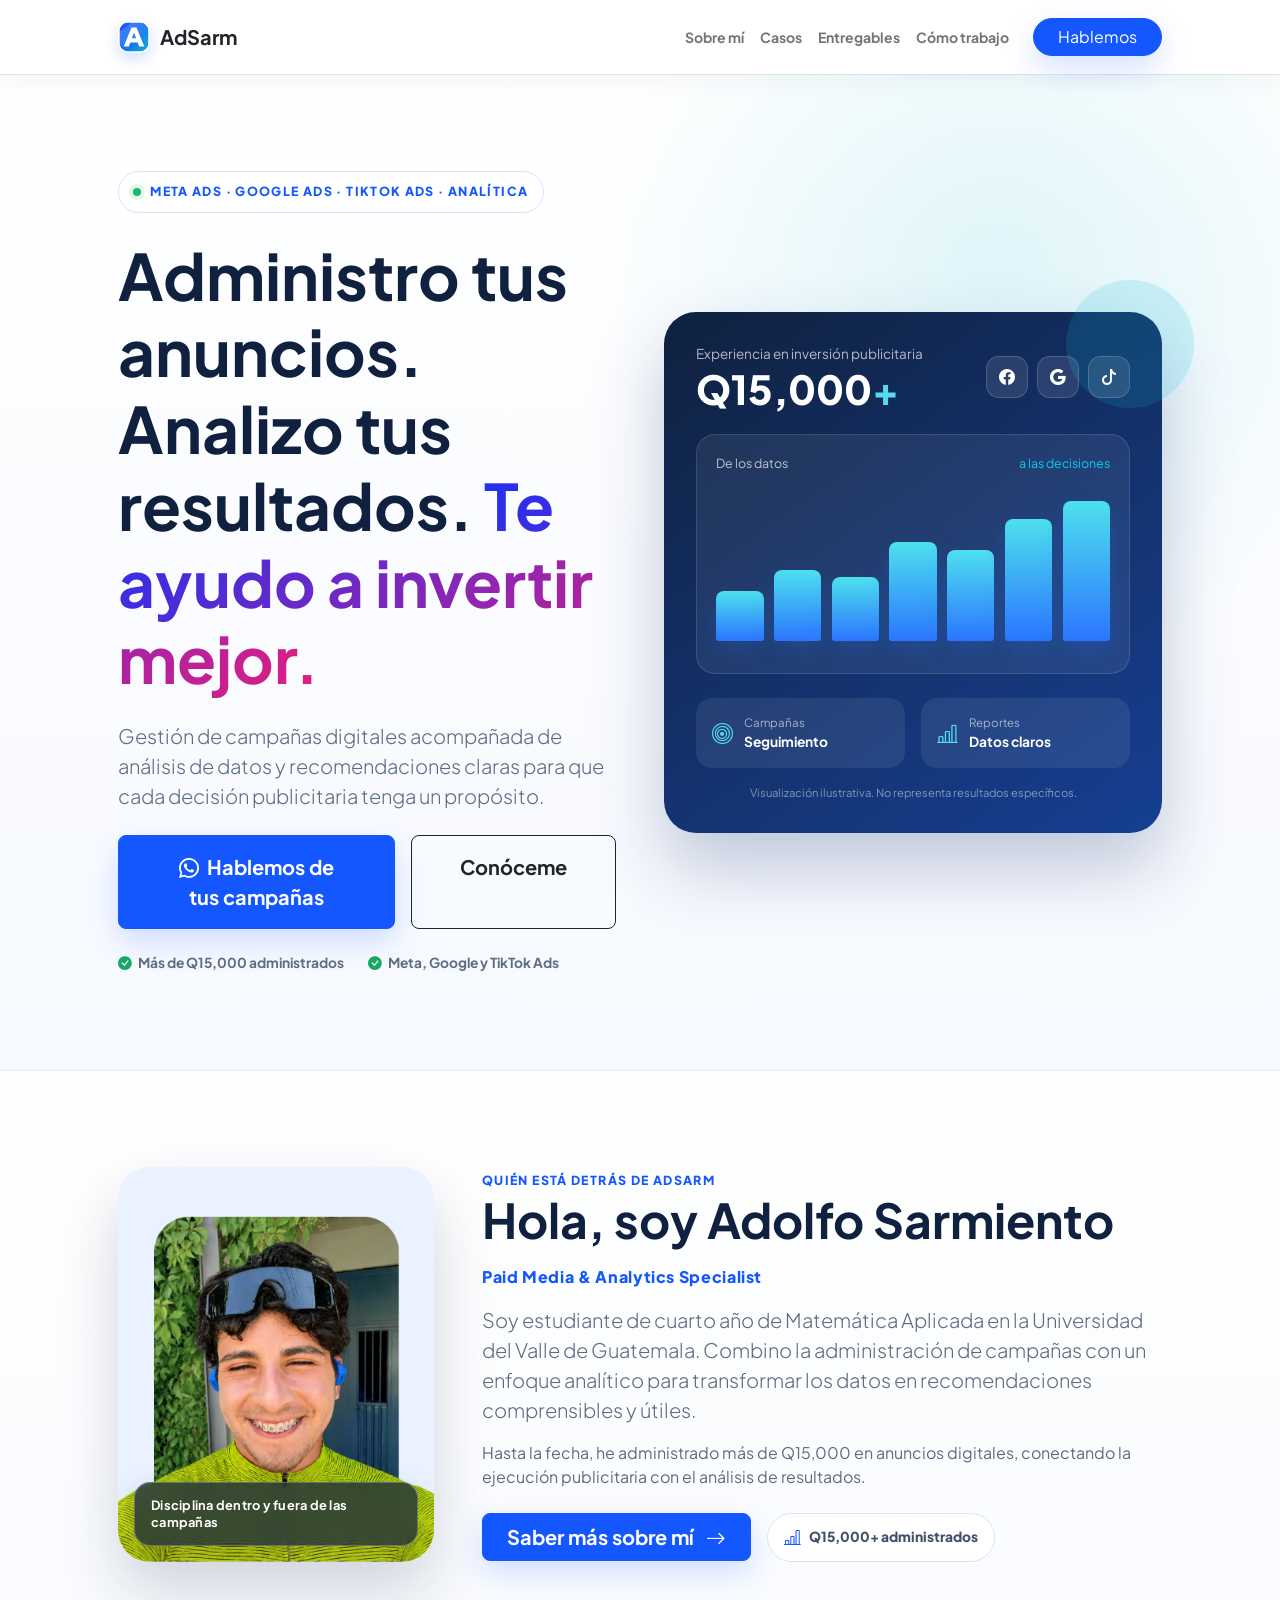
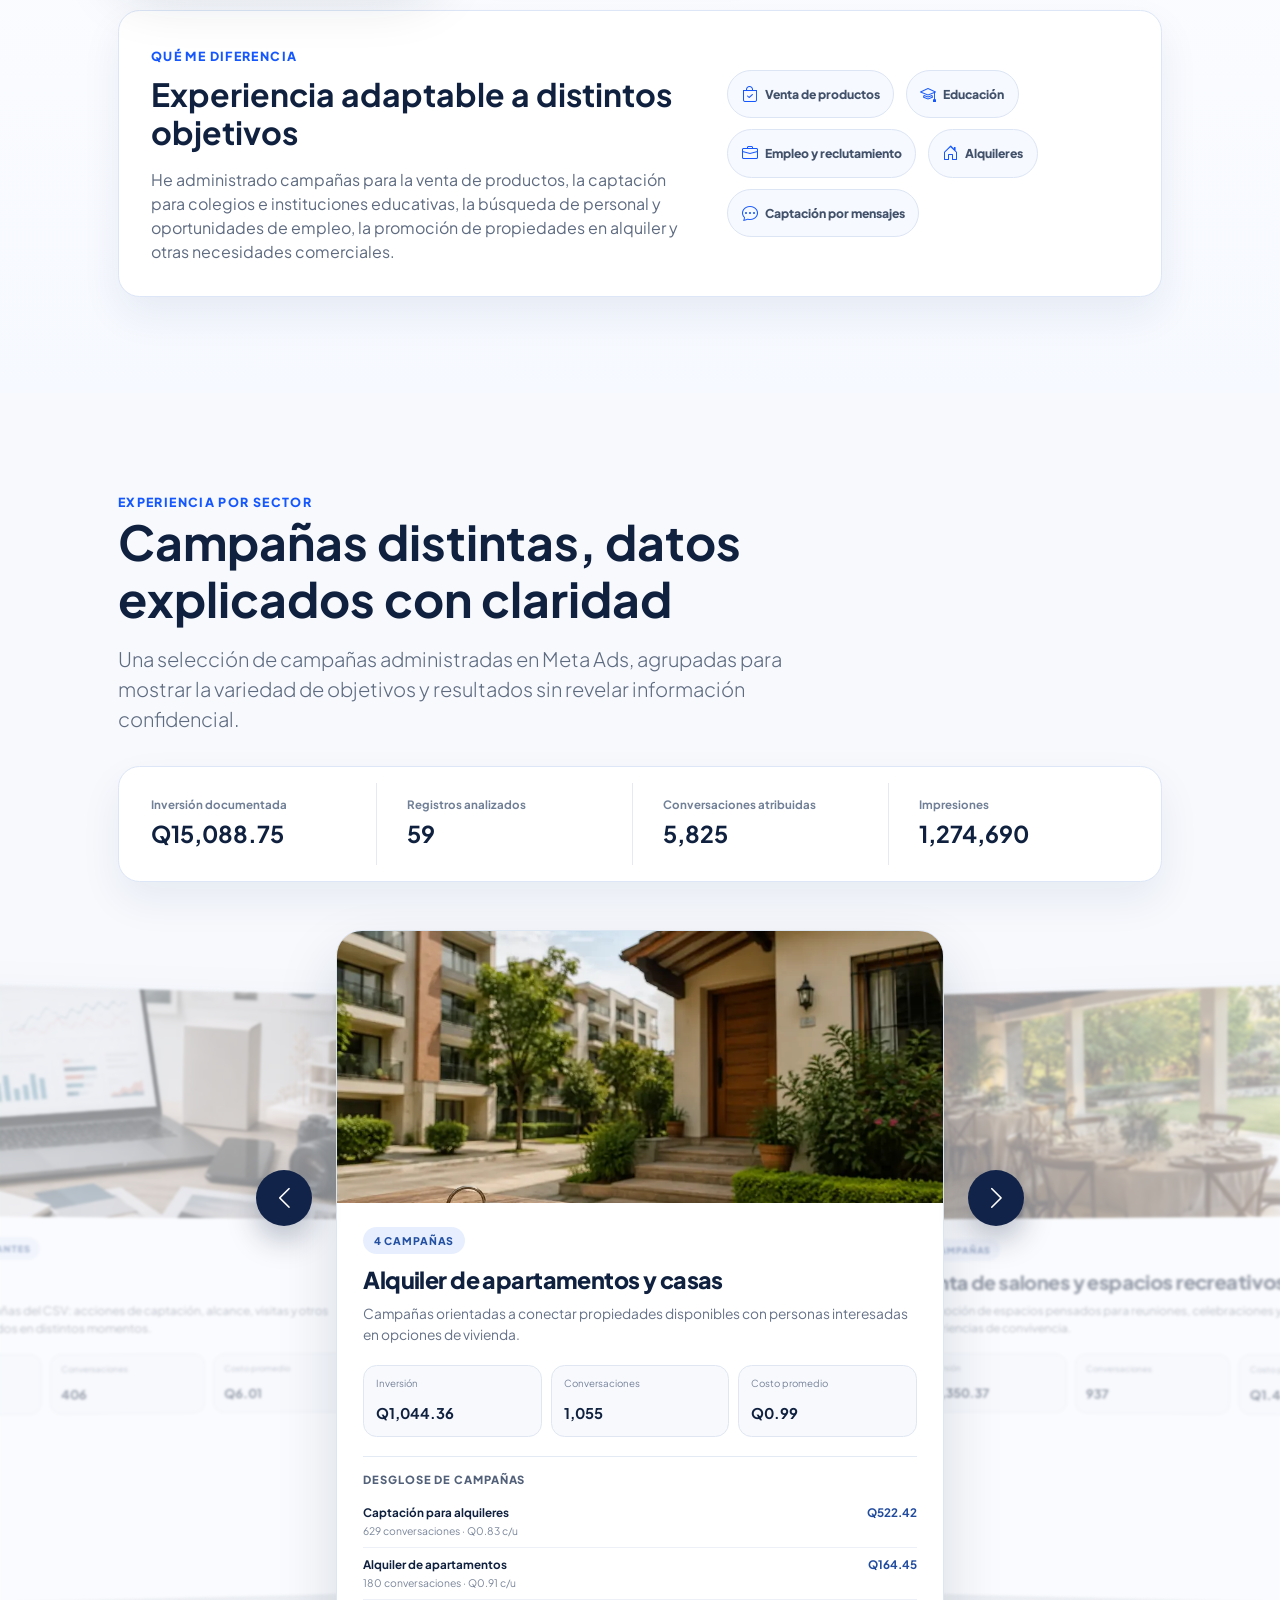
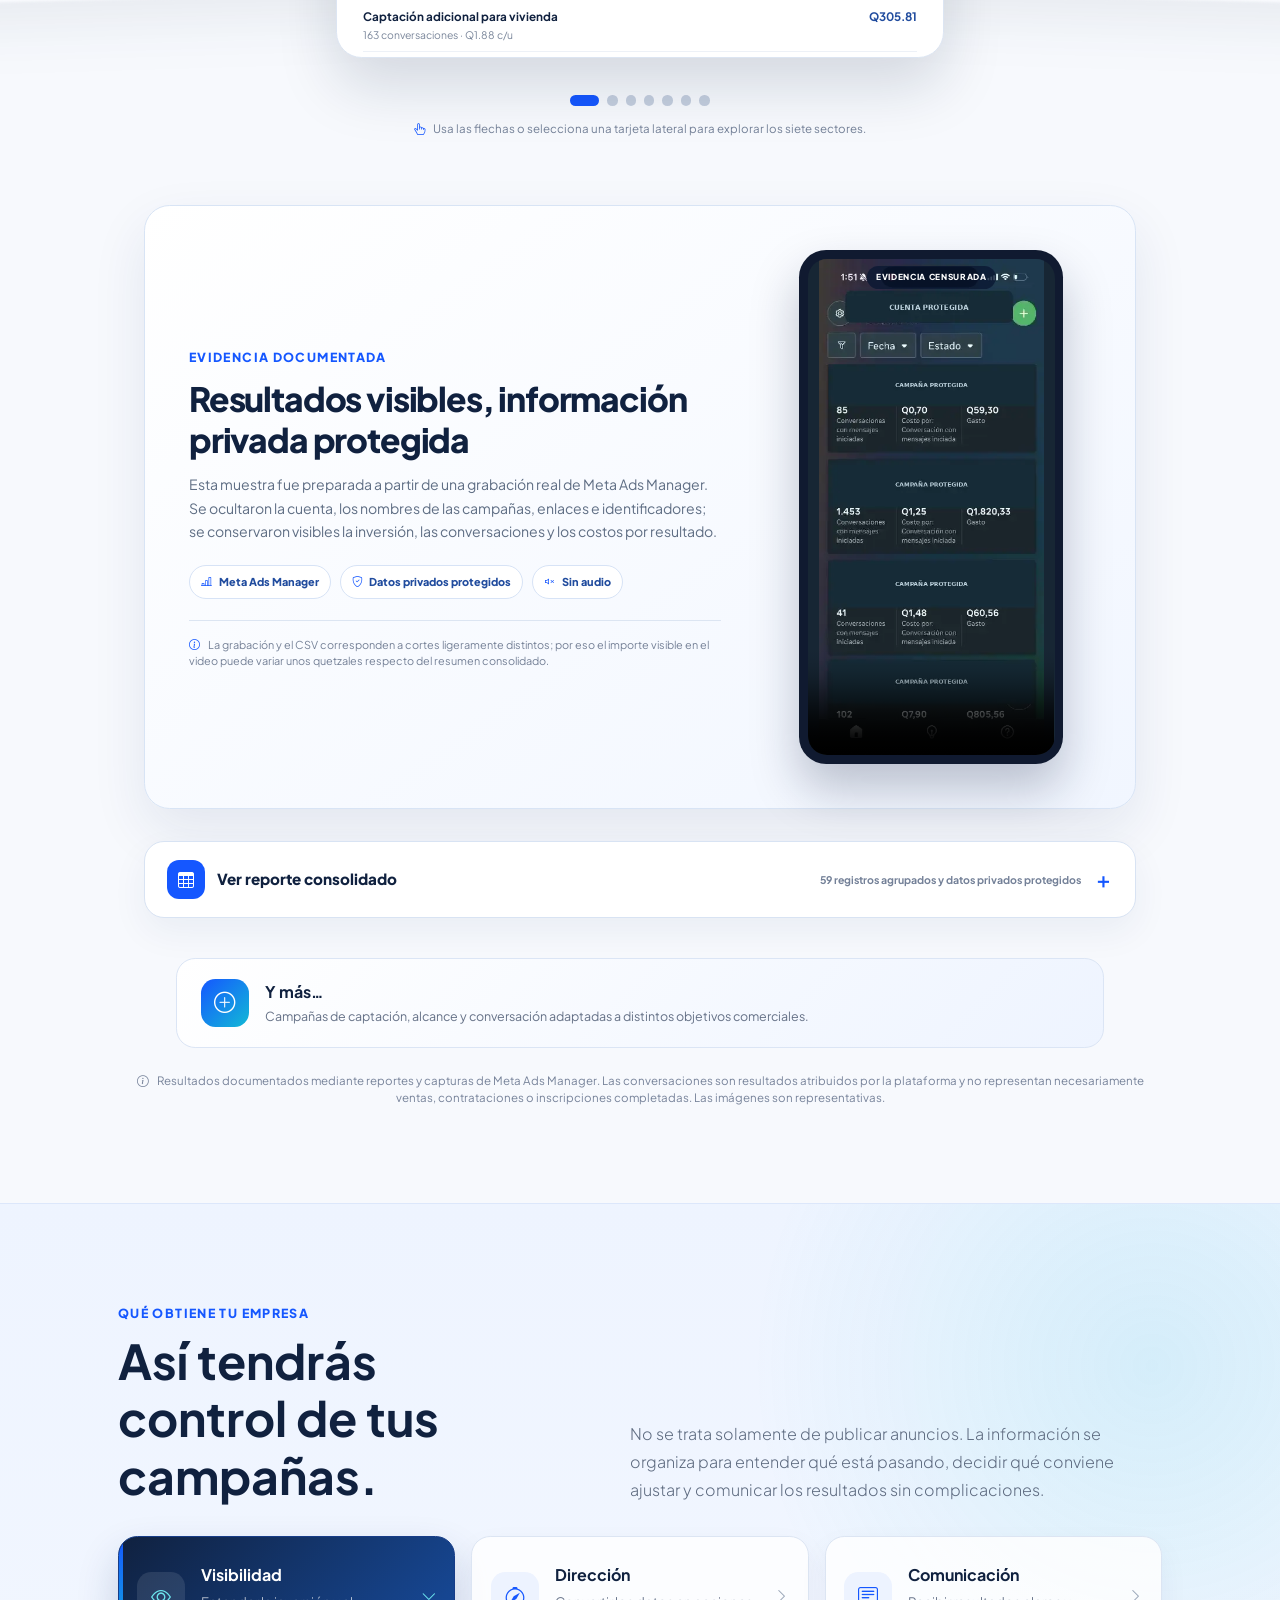
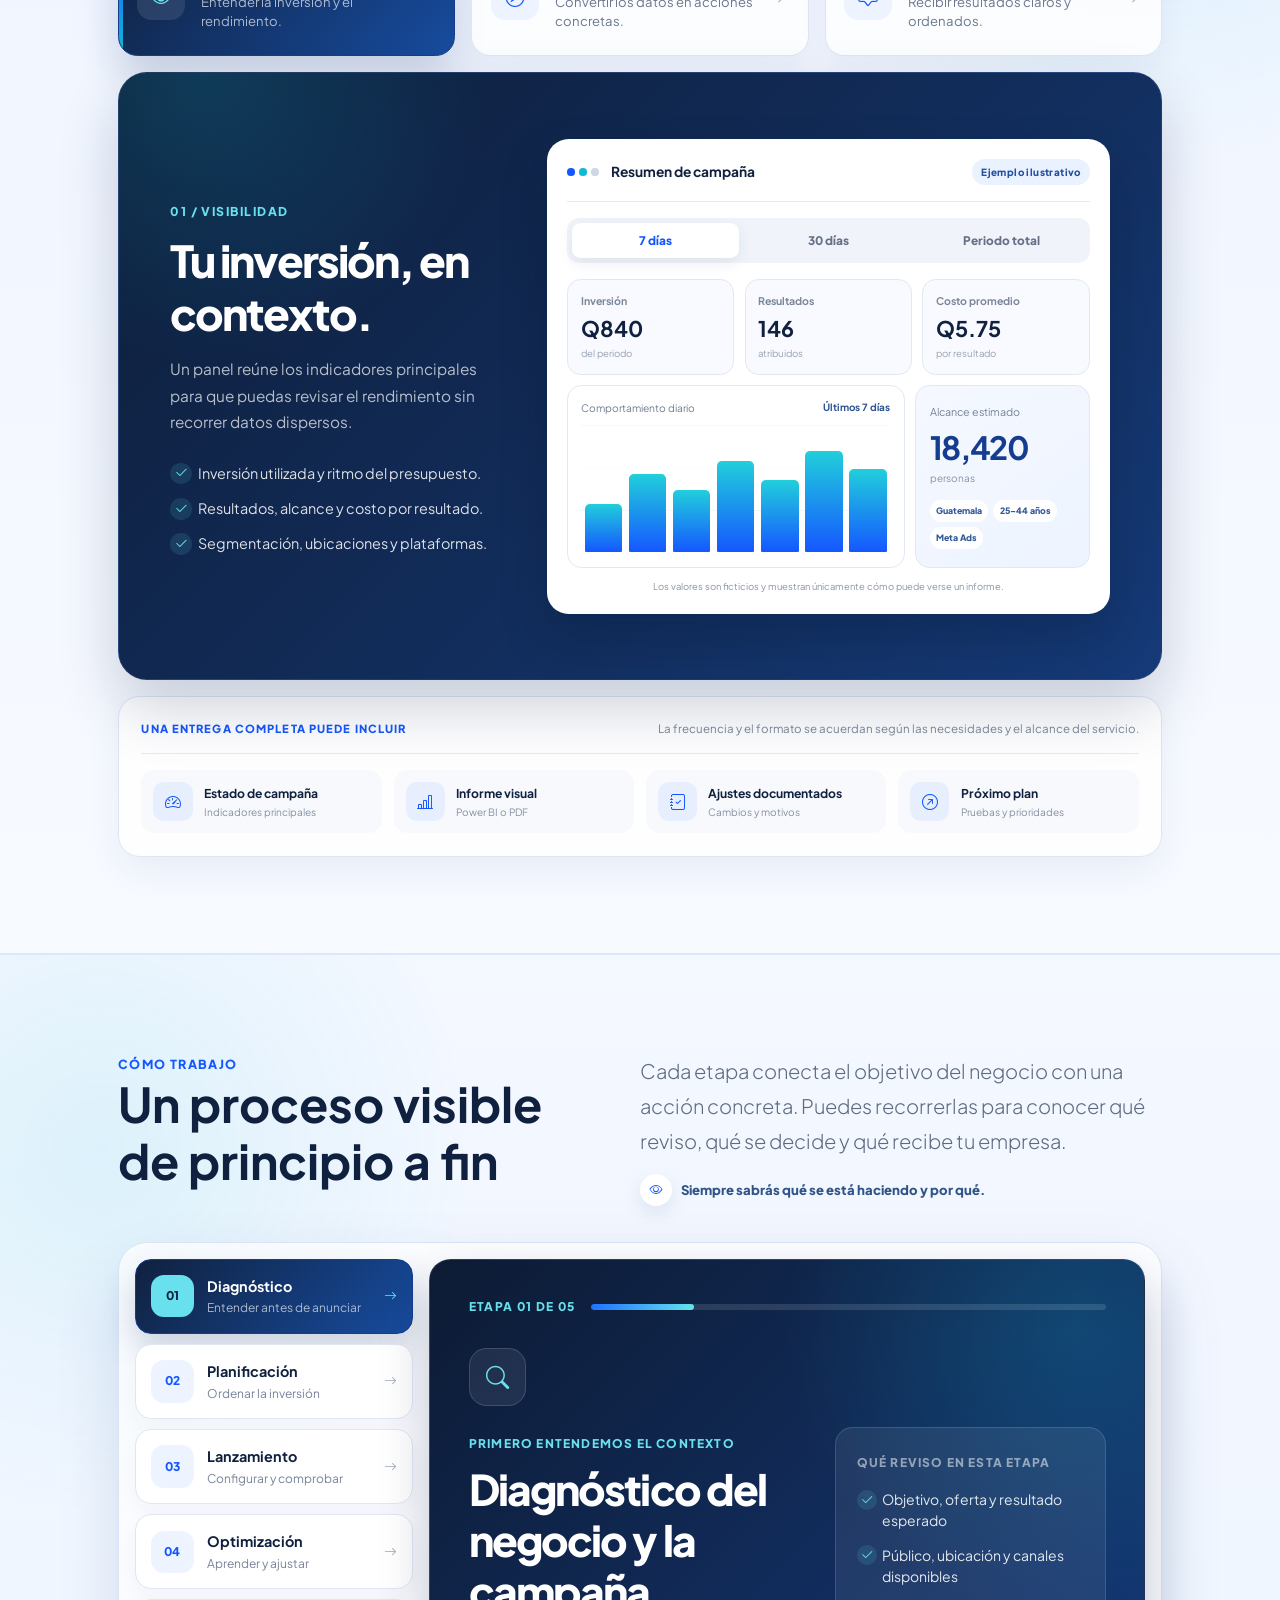
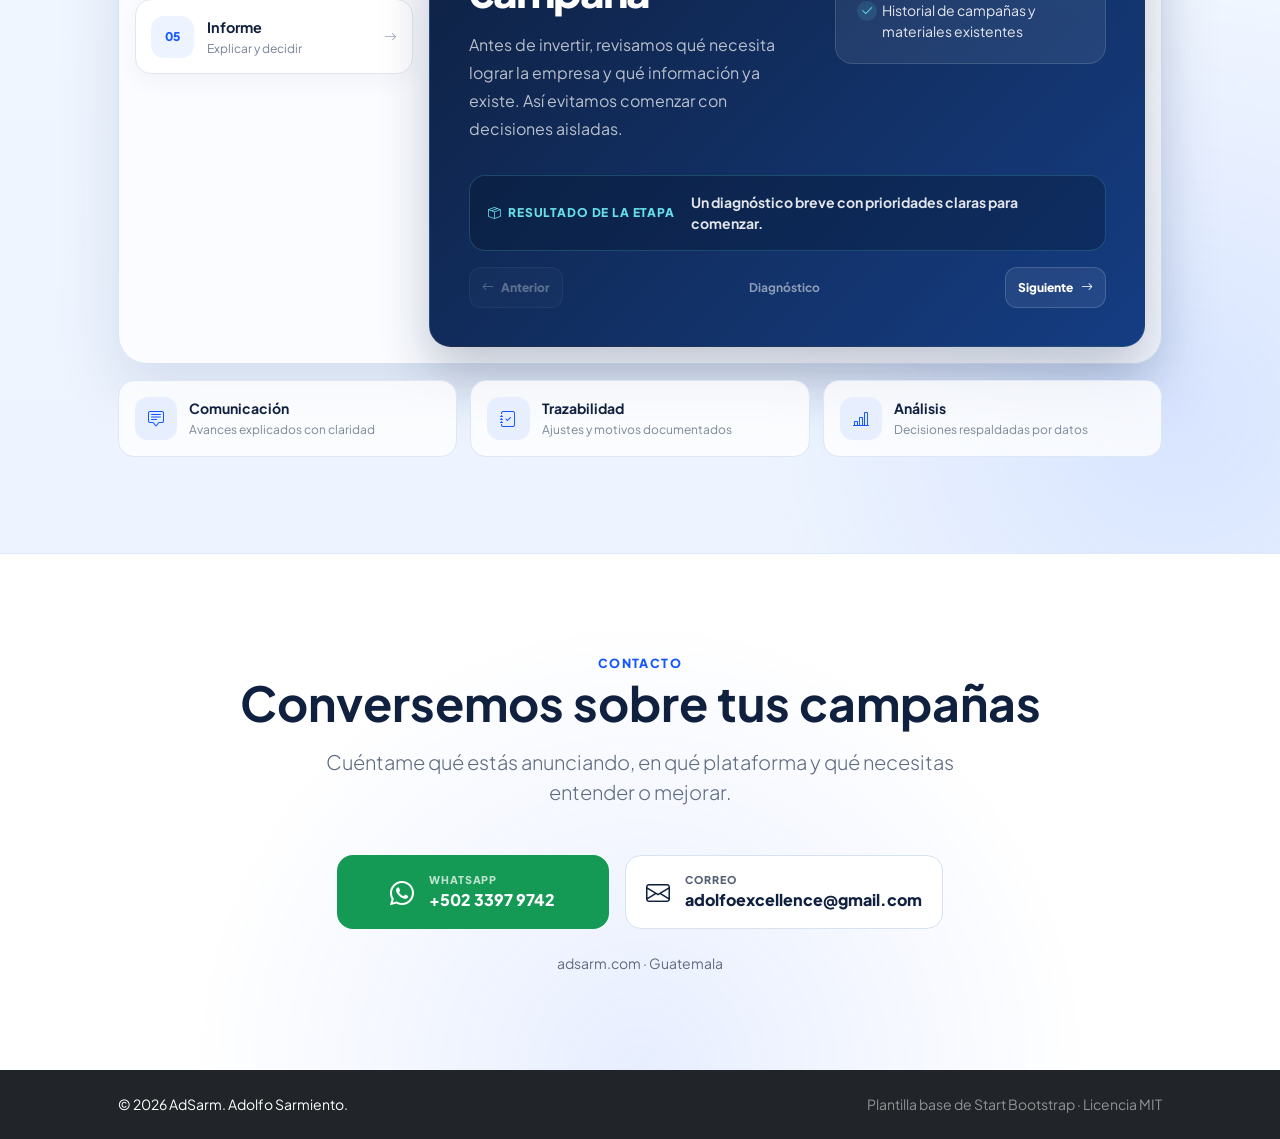
<file: index.html>
<!DOCTYPE html>
<html lang="es">
    <head>
        <link rel="icon" href="assets/favicon.ico?v=3" sizes="any">
        <link rel="icon" type="image/svg+xml" href="assets/adsarm-icon.svg?v=3">
        <link rel="apple-touch-icon" href="assets/apple-touch-icon.png?v=3">
        <meta charset="utf-8" />
        <meta name="viewport" content="width=device-width, initial-scale=1, shrink-to-fit=no" />
        <meta name="description" content="Administración de campañas en Meta Ads, Google Ads y TikTok Ads con análisis claro de datos para tomar mejores decisiones publicitarias." />
        <meta name="author" content="Adolfo Sarmiento" />
        <meta name="theme-color" content="#153c8f" />
        <meta property="og:title" content="AdSarm | Publicidad digital y analítica" />
        <meta property="og:description" content="Administración de anuncios, análisis de resultados y recomendaciones respaldadas por datos." />
        <meta property="og:type" content="website" />
        <title>AdSarm | Publicidad digital y analítica</title>
        <link rel="icon" type="image/x-icon" href="assets/favicon.ico" />
        <link rel="preconnect" href="https://fonts.googleapis.com" />
        <link rel="preconnect" href="https://fonts.gstatic.com" crossorigin />
        <link href="https://fonts.googleapis.com/css2?family=Plus+Jakarta+Sans:wght@400;500;600;700;800&amp;display=swap" rel="stylesheet" />
        <link href="https://cdn.jsdelivr.net/npm/bootstrap-icons@1.8.1/font/bootstrap-icons.css" rel="stylesheet" />
        <link href="css/styles.css" rel="stylesheet" />
    </head>
    <body class="d-flex flex-column h-100 service-site">
        <main class="flex-shrink-0">
            <nav class="navbar navbar-expand-lg navbar-light bg-white py-3 sticky-top border-bottom">
                <div class="container px-4 px-lg-5">
                    <a class="navbar-brand" href="#inicio" aria-label="Ir al inicio">
                        <img   class="brand-mark"   src="assets/adsarm-icon.svg"   width="32"   height="32"   alt=""   aria-hidden="true" >
                        <span class="fw-bolder text-dark">AdSarm</span>
                    </a>
                    <button class="navbar-toggler" type="button" data-bs-toggle="collapse" data-bs-target="#mainNav" aria-controls="mainNav" aria-expanded="false" aria-label="Abrir navegación">
                        <span class="navbar-toggler-icon"></span>
                    </button>
                    <div class="collapse navbar-collapse" id="mainNav">
                        <ul class="navbar-nav ms-auto mb-2 mb-lg-0 small fw-bolder align-items-lg-center">
                            <li class="nav-item"><a class="nav-link" href="#sobre-mi">Sobre mí</a></li>
                            <li class="nav-item"><a class="nav-link" href="#casos">Casos</a></li>
                            <li class="nav-item"><a class="nav-link" href="#beneficios">Entregables</a></li>
                            <li class="nav-item"><a class="nav-link" href="#metodo">Cómo trabajo</a></li>
                            <li class="nav-item ms-lg-3"><a class="btn btn-primary rounded-pill px-4" href="https://wa.me/50233979742?text=Hola%20Adolfo%2C%20quiero%20conversar%20sobre%20mis%20campañas." target="_blank" rel="noopener">Hablemos</a></li>
                        </ul>
                    </div>
                </div>
            </nav>

            <header class="hero-section" id="inicio">
                <div class="container px-4 px-lg-5 py-5">
                    <div class="row gx-5 gy-5 align-items-center py-lg-5">
                        <div class="col-lg-6">
                            <div class="eyebrow mb-4"><span class="status-dot"></span> Meta Ads · Google Ads · TikTok Ads · Analítica</div>
                            <h1 class="display-3 fw-bolder mb-4">Administro tus anuncios. Analizo tus resultados. <span class="text-gradient d-inline">Te ayudo a invertir mejor.</span></h1>
                            <p class="lead text-muted mb-4">Gestión de campañas digitales acompañada de análisis de datos y recomendaciones claras para que cada decisión publicitaria tenga un propósito.</p>
                            <div class="d-grid gap-3 d-sm-flex mb-4">
                                <a class="btn btn-primary btn-lg px-5 py-3 fw-bolder" href="https://wa.me/50233979742?text=Hola%20Adolfo%2C%20quiero%20solicitar%20una%20consulta%20sobre%20publicidad%20digital." target="_blank" rel="noopener"><i class="bi bi-whatsapp me-2"></i>Hablemos de tus campañas</a>
                                <a class="btn btn-outline-dark btn-lg px-5 py-3 fw-bolder" href="#sobre-mi">Conóceme</a>
                            </div>
                            <div class="proof-line">
                                <span><i class="bi bi-check-circle-fill"></i> Más de Q15,000 administrados</span>
                                <span><i class="bi bi-check-circle-fill"></i> Meta, Google y TikTok Ads</span>
                            </div>
                        </div>
                        <div class="col-lg-6">
                            <div class="analytics-panel" aria-label="Resumen visual de servicios de publicidad y analítica">
                                <div class="d-flex justify-content-between align-items-center mb-4">
                                    <div>
                                        <p class="panel-label mb-1">Experiencia en inversión publicitaria</p>
                                        <div class="panel-value">Q15,000<span>+</span></div>
                                    </div>
                                    <div class="platform-badges">
                                        <span title="Meta Ads"><i class="bi bi-facebook"></i></span>
                                        <span title="Google Ads"><i class="bi bi-google"></i></span>
                                        <span title="TikTok Ads"><i class="bi bi-tiktok"></i></span>
                                    </div>
                                </div>
                                <div class="chart-shell mb-4">
                                    <div class="chart-head"><span>De los datos</span><span class="text-info">a las decisiones</span></div>
                                    <div class="chart-bars" aria-hidden="true">
                                        <span style="height: 34%"></span><span style="height: 48%"></span><span style="height: 43%"></span><span style="height: 67%"></span><span style="height: 61%"></span><span style="height: 82%"></span><span style="height: 94%"></span>
                                    </div>
                                </div>
                                <div class="row g-3">
                                    <div class="col-6"><div class="mini-metric"><i class="bi bi-bullseye"></i><span>Campañas</span><strong>Seguimiento</strong></div></div>
                                    <div class="col-6"><div class="mini-metric"><i class="bi bi-bar-chart-line"></i><span>Reportes</span><strong>Datos claros</strong></div></div>
                                </div>
                                <p class="illustration-note mt-3 mb-0">Visualización ilustrativa. No representa resultados específicos.</p>
                            </div>
                        </div>
                    </div>
                </div>
            </header>

            <section class="py-5 about-preview-section" id="sobre-mi">
                <div class="container px-4 px-lg-5 py-lg-5">
                    <div class="row gx-5 gy-5 align-items-center">
                        <div class="col-lg-4">
                            <div class="portrait-photo about-preview-photo">
                                <img src="assets/adolfo-portada.webp" width="1000" height="1000" alt="Adolfo Sarmiento sonriendo con indumentaria deportiva" />
                                <div class="portrait-caption"><span>Disciplina dentro y fuera de las campañas</span></div>
                            </div>
                        </div>
                        <div class="col-lg-8">
                            <span class="section-kicker">Quién está detrás de AdSarm</span>
                            <h2 class="display-5 fw-bolder mb-3">Hola, soy Adolfo Sarmiento</h2>
                            <p class="profile-role">Paid Media &amp; Analytics Specialist</p>
                            <p class="lead text-muted">Soy estudiante de cuarto año de Matemática Aplicada en la Universidad del Valle de Guatemala. Combino la administración de campañas con un enfoque analítico para transformar los datos en recomendaciones comprensibles y útiles.</p>
                            <p class="text-muted mb-4">Hasta la fecha, he administrado más de Q15,000 en anuncios digitales, conectando la ejecución publicitaria con el análisis de resultados.</p>
                            <div class="d-flex flex-wrap align-items-center gap-3">
                                <a class="btn btn-primary btn-lg px-4 fw-bolder" href="sobre-mi.html">Saber más sobre mí <i class="bi bi-arrow-right ms-2"></i></a>
                                <span class="profile-proof"><i class="bi bi-bar-chart-line"></i> Q15,000+ administrados</span>
                            </div>
                        </div>
                    </div>
                    <div class="experience-range-card mt-5" id="diferencia">
                        <div class="experience-range-copy">
                            <span class="section-kicker">Qué me diferencia</span>
                            <h3 class="h2 fw-bolder mt-2 mb-3">Experiencia adaptable a distintos objetivos</h3>
                            <p class="text-muted mb-0">He administrado campañas para la venta de productos, la captación para colegios e instituciones educativas, la búsqueda de personal y oportunidades de empleo, la promoción de propiedades en alquiler y otras necesidades comerciales.</p>
                        </div>
                        <div class="experience-tags" aria-label="Tipos de campañas administradas">
                            <span><i class="bi bi-bag-check"></i> Venta de productos</span>
                            <span><i class="bi bi-mortarboard"></i> Educación</span>
                            <span><i class="bi bi-briefcase"></i> Empleo y reclutamiento</span>
                            <span><i class="bi bi-house-door"></i> Alquileres</span>
                            <span><i class="bi bi-chat-dots"></i> Captación por mensajes</span>
                        </div>
                    </div>
                </div>
            </section>

            <section class="py-5 cases-section sector-showcase" id="casos">
                <div class="container px-4 px-lg-5 py-lg-5">
                    <div class="section-intro mb-4">
                        <span class="section-kicker">Experiencia por sector</span>
                        <h2 class="display-5 fw-bolder mb-3">Campañas distintas, datos explicados con claridad</h2>
                        <p class="lead text-muted mb-0">Una selección de campañas administradas en Meta Ads, agrupadas para mostrar la variedad de objetivos y resultados sin revelar información confidencial.</p>
                    </div>

                    <div class="documented-summary" aria-label="Resumen de campañas documentadas">
                        <div><small>Inversión documentada</small><strong>Q15,088.75</strong></div>
                        <div><small>Registros analizados</small><strong>59</strong></div>
                        <div><small>Conversaciones atribuidas</small><strong>5,825</strong></div>
                        <div><small>Impresiones</small><strong>1,274,690</strong></div>
                    </div>

                    <div class="sector-carousel" data-sector-carousel aria-roledescription="carrusel" aria-label="Sectores de campañas administradas">
                        <button class="sector-arrow sector-arrow-prev" type="button" data-carousel-prev aria-label="Ver sector anterior"><i class="bi bi-chevron-left"></i></button>
                        <div class="sector-stage" data-carousel-stage>
                            <article class="sector-card" data-sector-card tabindex="0" aria-label="Alquiler de apartamentos y casas">
                                <img src="assets/sector-alquileres.webp" width="960" height="640" alt="Imagen representativa de viviendas y apartamentos en alquiler" />
                                <div class="sector-card-body">
                                    <span class="sector-count">4 campañas</span>
                                    <h3>Alquiler de apartamentos y casas</h3>
                                    <p>Campañas orientadas a conectar propiedades disponibles con personas interesadas en opciones de vivienda.</p>
                                    <div class="sector-metrics">
                                        <div><small>Inversión</small><strong>Q1,044.36</strong></div>
                                        <div><small>Conversaciones</small><strong>1,055</strong></div>
                                        <div><small>Costo promedio</small><strong>Q0.99</strong></div>
                                    </div>
                                    <div class="campaign-breakdown">
                                        <h4>Desglose de campañas</h4>
                                        <div class="campaign-row"><span>Captación para alquileres</span><strong>Q522.42</strong><em>629 conversaciones · Q0.83 c/u</em></div>
                                        <div class="campaign-row"><span>Alquiler de apartamentos</span><strong>Q164.45</strong><em>180 conversaciones · Q0.91 c/u</em></div>
                                        <div class="campaign-row"><span>Captación adicional para vivienda</span><strong>Q305.81</strong><em>163 conversaciones · Q1.88 c/u</em></div>
                                        <div class="campaign-row"><span>Consultas de disponibilidad</span><strong>Q51.68</strong><em>83 conversaciones · Q0.62 c/u</em></div>
                                    </div>
                                </div>
                            </article>

                            <article class="sector-card" data-sector-card tabindex="0" aria-label="Renta de salones y espacios recreativos">
                                <img src="assets/sector-espacios.webp" width="960" height="640" alt="Imagen representativa de un salón y espacio recreativo" />
                                <div class="sector-card-body">
                                    <span class="sector-count">3 campañas</span>
                                    <h3>Renta de salones y espacios recreativos</h3>
                                    <p>Promoción de espacios pensados para reuniones, celebraciones y distintas experiencias de convivencia.</p>
                                    <div class="sector-metrics">
                                        <div><small>Inversión</small><strong>Q1,350.37</strong></div>
                                        <div><small>Conversaciones</small><strong>937</strong></div>
                                        <div><small>Costo promedio</small><strong>Q1.44</strong></div>
                                    </div>
                                    <div class="campaign-breakdown">
                                        <h4>Desglose de campañas</h4>
                                        <div class="campaign-row"><span>Captación para espacios</span><strong>Q701.33</strong><em>647 conversaciones · Q1.08 c/u</em></div>
                                        <div class="campaign-row"><span>Promoción adicional de espacios</span><strong>Q589.74</strong><em>205 conversaciones · Q2.88 c/u</em></div>
                                        <div class="campaign-row"><span>Consultas sobre disponibilidad</span><strong>Q59.30</strong><em>85 conversaciones · Q0.70 c/u</em></div>
                                    </div>
                                </div>
                            </article>

                            <article class="sector-card sector-card-compact" data-sector-card tabindex="0" aria-label="Empleo y reclutamiento">
                                <img src="assets/sector-empleo.webp" width="960" height="640" alt="Imagen representativa de profesionales en un proceso de reclutamiento" />
                                <div class="sector-card-body">
                                    <span class="sector-count">6 campañas</span>
                                    <h3>Empleo y reclutamiento</h3>
                                    <p>Campañas para distintas oportunidades laborales y perfiles, desde personal educativo hasta contratación general.</p>
                                    <div class="sector-metrics">
                                        <div><small>Inversión</small><strong>Q2,811.83</strong></div>
                                        <div><small>Conversaciones</small><strong>2,187</strong></div>
                                        <div><small>Costo promedio</small><strong>Q1.29</strong></div>
                                    </div>
                                    <div class="campaign-breakdown">
                                        <h4>Desglose de campañas</h4>
                                        <div class="campaign-row"><span>Reclutamiento de mayor volumen</span><strong>Q1,820.33</strong><em>1,453 conversaciones · Q1.25 c/u</em></div>
                                        <div class="campaign-row"><span>Contratación general</span><strong>Q78.93</strong><em>46 conversaciones · Q1.72 c/u</em></div>
                                        <div class="campaign-row"><span>Reclutamiento de maestras</span><strong>Q86.61</strong><em>59 conversaciones · Q1.47 c/u</em></div>
                                        <div class="campaign-row"><span>Convocatoria de personal</span><strong>Q455.60</strong><em>397 conversaciones · Q1.15 c/u</em></div>
                                        <div class="campaign-row"><span>Captación para vacantes</span><strong>Q303.29</strong><em>223 conversaciones · Q1.36 c/u</em></div>
                                        <div class="campaign-row"><span>Difusión de oportunidad laboral</span><strong>Q67.07</strong><em>9 conversaciones · Q7.45 c/u</em></div>
                                    </div>
                                </div>
                            </article>

                            <article class="sector-card" data-sector-card tabindex="0" aria-label="Cursos y formación">
                                <img src="assets/sector-cursos.webp" width="960" height="640" alt="Imagen representativa de un curso práctico y formación" />
                                <div class="sector-card-body">
                                    <span class="sector-count">4 campañas</span>
                                    <h3>Cursos y formación</h3>
                                    <p>Promoción de experiencias de aprendizaje, programas formativos y actividades de temporada.</p>
                                    <div class="sector-metrics">
                                        <div><small>Inversión</small><strong>Q1,083.88</strong></div>
                                        <div><small>Conversaciones</small><strong>305</strong></div>
                                        <div><small>Costo promedio</small><strong>Q3.55</strong></div>
                                    </div>
                                    <div class="campaign-breakdown">
                                        <h4>Desglose de campañas</h4>
                                        <div class="campaign-row"><span>Curso de inglés</span><strong>Q149.30</strong><em>14 conversaciones · Q10.66 c/u</em></div>
                                        <div class="campaign-row"><span>Curso de vacaciones</span><strong>Q500.00</strong><em>56 conversaciones · Q8.93 c/u</em></div>
                                        <div class="campaign-row"><span>Promoción complementaria de formación</span><strong>Q373.97</strong><em>221 conversaciones · Q1.69 c/u</em></div>
                                        <div class="campaign-row"><span>Refuerzo de captación para cursos</span><strong>Q60.61</strong><em>14 conversaciones · Q4.33 c/u</em></div>
                                    </div>
                                </div>
                            </article>

                            <article class="sector-card sector-card-compact" data-sector-card tabindex="0" aria-label="Instituciones educativas">
                                <img src="assets/sector-instituciones.webp" width="960" height="640" alt="Imagen representativa de una institución educativa" />
                                <div class="sector-card-body">
                                    <span class="sector-count">7 campañas</span>
                                    <h3>Instituciones educativas</h3>
                                    <p>Publicidad para dar visibilidad a propuestas educativas, temporadas de inscripción y comunicación institucional.</p>
                                    <div class="sector-metrics">
                                        <div><small>Inversión</small><strong>Q3,854.66</strong></div>
                                        <div><small>Conversaciones</small><strong>542</strong></div>
                                        <div><small>Costo promedio</small><strong>Q7.11</strong></div>
                                    </div>
                                    <div class="campaign-breakdown">
                                        <h4>Desglose de campañas</h4>
                                        <div class="campaign-row"><span>Inscripciones y promoción escolar</span><strong>Q279.03</strong><em>10 conversaciones · Q27.90 c/u</em></div>
                                        <div class="campaign-row"><span>Publicidad general para colegio</span><strong>Q299.94</strong><em>28 conversaciones · Q10.71 c/u</em></div>
                                        <div class="campaign-row"><span>Promoción de página educativa</span><strong>Q659.62</strong><em>36 conversaciones · Q18.32 c/u</em></div>
                                        <div class="campaign-row"><span>Captación para comunidad educativa</span><strong>Q112.70</strong><em>112 conversaciones · Q1.01 c/u</em></div>
                                        <div class="campaign-row"><span>Difusión de propuesta institucional</span><strong>Q805.56</strong><em>102 conversaciones · Q7.90 c/u</em></div>
                                        <div class="campaign-row"><span>Promoción institucional de mayor alcance</span><strong>Q1,558.16</strong><em>242 conversaciones · Q6.44 c/u</em></div>
                                        <div class="campaign-row"><span>Refuerzo de visibilidad educativa</span><strong>Q139.65</strong><em>12 conversaciones · Q11.64 c/u</em></div>
                                    </div>
                                </div>
                            </article>

                            <article class="sector-card sector-card-dense" data-sector-card tabindex="0" aria-label="Productos y contenido">
                                <img src="assets/sector-productos.webp" width="960" height="640" alt="Imagen representativa de productos y producción de contenido" />
                                <div class="sector-card-body">
                                    <span class="sector-count">5 campañas</span>
                                    <h3>Productos y contenido</h3>
                                    <p>Campañas comerciales enfocadas en visibilidad, descubrimiento de ofertas y generación de conversaciones.</p>
                                    <div class="sector-metrics">
                                        <div><small>Inversión</small><strong>Q2,503.27</strong></div>
                                        <div><small>Conversaciones</small><strong>393</strong></div>
                                        <div><small>Costo promedio</small><strong>Q6.37</strong></div>
                                    </div>
                                    <div class="campaign-breakdown">
                                        <h4>Desglose de campañas</h4>
                                        <div class="campaign-row"><span>Promoción de productos y contenido</span><strong>Q1,456.95</strong><em>49 conversaciones · Q29.73 c/u</em></div>
                                        <div class="campaign-row"><span>Campaña comercial de captación</span><strong>Q11.20</strong><em>65 conversaciones · Q0.17 c/u</em></div>
                                        <div class="campaign-row"><span>Promoción estacional de productos</span><strong>Q455.99</strong><em>16 conversaciones · Q28.50 c/u</em></div>
                                        <div class="campaign-row"><span>Campaña adicional de captación comercial</span><strong>Q299.26</strong><em>113 conversaciones · Q2.65 c/u</em></div>
                                        <div class="campaign-row"><span>Difusión de oferta y contenido</span><strong>Q279.87</strong><em>150 conversaciones · Q1.87 c/u</em></div>
                                    </div>
                                </div>
                            </article>

                            <article class="sector-card" data-sector-card tabindex="0" aria-label="Otros tipos de campañas">
                                <img src="assets/sector-otros.webp" width="960" height="640" alt="Imagen representativa de distintas campañas y objetivos publicitarios" />
                                <div class="sector-card-body">
                                    <span class="sector-count">30 registros restantes</span>
                                    <h3>Otros</h3>
                                    <p>El resto de las campañas del CSV: acciones de captación, alcance, visitas y otros objetivos desarrollados en distintos momentos.</p>
                                    <div class="sector-metrics">
                                        <div><small>Inversión</small><strong>Q2,440.38</strong></div>
                                        <div><small>Conversaciones</small><strong>406</strong></div>
                                        <div><small>Costo promedio</small><strong>Q6.01</strong></div>
                                    </div>
                                    <div class="campaign-breakdown">
                                        <h4>Composición de los registros restantes</h4>
                                        <div class="campaign-row"><span>Campañas con conversaciones</span><strong>Q2,191.68</strong><em>18 registros · 406 conversaciones · Q5.40 c/u</em></div>
                                        <div class="campaign-row"><span>Campañas orientadas a visitas</span><strong>Q151.11</strong><em>2 registros · 190 visitas atribuidas</em></div>
                                        <div class="campaign-row"><span>Registros sin conversación atribuida</span><strong>Q97.59</strong><em>10 registros · 9,016 impresiones</em></div>
                                    </div>
                                </div>
                            </article>
                        </div>

                        <button class="sector-arrow sector-arrow-next" type="button" data-carousel-next aria-label="Ver sector siguiente"><i class="bi bi-chevron-right"></i></button>
                        <div class="sector-pagination" data-carousel-pagination aria-label="Seleccionar sector"></div>
                        <p class="carousel-help"><i class="bi bi-hand-index-thumb"></i> Usa las flechas o selecciona una tarjeta lateral para explorar los siete sectores.</p>
                    </div>

                    <div class="evidence-panel" id="evidencia">
                        <div class="evidence-copy">
                            <span class="section-kicker">Evidencia documentada</span>
                            <h3>Resultados visibles, información privada protegida</h3>
                            <p>Esta muestra fue preparada a partir de una grabación real de Meta Ads Manager. Se ocultaron la cuenta, los nombres de las campañas, enlaces e identificadores; se conservaron visibles la inversión, las conversaciones y los costos por resultado.</p>
                            <div class="evidence-badges" aria-label="Características de la evidencia">
                                <span><i class="bi bi-bar-chart-line"></i> Meta Ads Manager</span>
                                <span><i class="bi bi-shield-check"></i> Datos privados protegidos</span>
                                <span><i class="bi bi-volume-mute"></i> Sin audio</span>
                            </div>
                            <p class="evidence-note"><i class="bi bi-info-circle"></i> La grabación y el CSV corresponden a cortes ligeramente distintos; por eso el importe visible en el video puede variar unos quetzales respecto del resumen consolidado.</p>
                        </div>
                        <div class="evidence-video-shell">
                            <video controls playsinline preload="metadata" poster="assets/evidencia-meta-ads-poster.webp" aria-label="Video censurado con resultados de Meta Ads Manager">
                                <source src="assets/evidencia-meta-ads-censurada.mp4" type="video/mp4" />
                                Tu navegador no puede reproducir este video. Puedes abrir el archivo desde la carpeta assets.
                            </video>
                        </div>
                    </div>

                    <details class="consolidated-report" id="reporte-consolidado">
                        <summary><i class="bi bi-table"></i><span>Ver reporte consolidado</span><small>59 registros agrupados y datos privados protegidos</small></summary>
                        <div class="report-content">
                            <div class="report-heading">
                                <div>
                                    <span class="section-kicker">Resumen verificable</span>
                                    <h3>Resultados consolidados por sector</h3>
                                </div>
                                <span class="report-privacy"><i class="bi bi-shield-lock"></i> Sin nombres de clientes o campañas</span>
                            </div>
                            <div class="report-table-wrap">
                                <table class="report-table">
                                    <thead>
                                        <tr><th>Sector</th><th>Registros</th><th>Inversión</th><th>Conversaciones</th><th>Costo promedio</th></tr>
                                    </thead>
                                    <tbody>
                                        <tr><td>Alquileres de apartamentos y casas</td><td>4</td><td>Q1,044.36</td><td>1,055</td><td>Q0.99</td></tr>
                                        <tr><td>Salones y espacios recreativos</td><td>3</td><td>Q1,350.37</td><td>937</td><td>Q1.44</td></tr>
                                        <tr><td>Empleo y reclutamiento</td><td>6</td><td>Q2,811.83</td><td>2,187</td><td>Q1.29</td></tr>
                                        <tr><td>Cursos y formación</td><td>4</td><td>Q1,083.88</td><td>305</td><td>Q3.55</td></tr>
                                        <tr><td>Instituciones educativas</td><td>7</td><td>Q3,854.66</td><td>542</td><td>Q7.11</td></tr>
                                        <tr><td>Productos y contenido</td><td>5</td><td>Q2,503.27</td><td>393</td><td>Q6.37</td></tr>
                                        <tr><td>Otros objetivos y campañas</td><td>30</td><td>Q2,440.38</td><td>406</td><td>Q6.01</td></tr>
                                    </tbody>
                                    <tfoot>
                                        <tr><th>Total documentado</th><th>59</th><th>Q15,088.75</th><th>5,825</th><th>Q2.59</th></tr>
                                    </tfoot>
                                </table>
                            </div>
                            <p class="report-note"><i class="bi bi-info-circle"></i> Además de las conversaciones, el archivo registra 190 visitas atribuidas a campañas con objetivos distintos. El costo promedio total divide la inversión documentada entre las conversaciones atribuidas; no representa ventas o contrataciones finalizadas.</p>
                        </div>
                    </details>

                    <div class="more-campaigns-strip">
                        <i class="bi bi-plus-circle"></i>
                        <div><strong>Y más…</strong><span>Campañas de captación, alcance y conversación adaptadas a distintos objetivos comerciales.</span></div>
                    </div>
                    <p class="case-source-note mb-0"><i class="bi bi-info-circle me-2"></i>Resultados documentados mediante reportes y capturas de Meta Ads Manager. Las conversaciones son resultados atribuidos por la plataforma y no representan necesariamente ventas, contrataciones o inscripciones completadas. Las imágenes son representativas.</p>
                </div>
            </section>

            <section class="py-5 benefits-section clarity-section" id="beneficios" data-clarity-experience>
                <div class="container px-4 px-lg-5 py-lg-5">
                    <div class="clarity-heading">
                        <div>
                            <span class="section-kicker">Qué obtiene tu empresa</span>
                            <h2 class="display-5 fw-bolder mt-2 mb-0">Así tendrás control de tus campañas.</h2>
                        </div>
                        <p class="lead text-muted mb-0">No se trata solamente de publicar anuncios. La información se organiza para entender qué está pasando, decidir qué conviene ajustar y comunicar los resultados sin complicaciones.</p>
                    </div>

                    <div class="clarity-tabs" role="tablist" aria-label="Formas de administrar y presentar los resultados">
                        <button class="clarity-tab is-active" id="clarity-tab-visibility" type="button" role="tab" aria-selected="true" aria-controls="clarity-panel-visibility" data-clarity-tab="visibility">
                            <span class="clarity-tab-icon"><i class="bi bi-eye"></i></span>
                            <span><strong>Visibilidad</strong><small>Entender la inversión y el rendimiento.</small></span>
                            <i class="bi bi-chevron-right clarity-tab-arrow" aria-hidden="true"></i>
                        </button>
                        <button class="clarity-tab" id="clarity-tab-direction" type="button" role="tab" aria-selected="false" aria-controls="clarity-panel-direction" tabindex="-1" data-clarity-tab="direction">
                            <span class="clarity-tab-icon"><i class="bi bi-compass"></i></span>
                            <span><strong>Dirección</strong><small>Convertir los datos en acciones concretas.</small></span>
                            <i class="bi bi-chevron-right clarity-tab-arrow" aria-hidden="true"></i>
                        </button>
                        <button class="clarity-tab" id="clarity-tab-communication" type="button" role="tab" aria-selected="false" aria-controls="clarity-panel-communication" tabindex="-1" data-clarity-tab="communication">
                            <span class="clarity-tab-icon"><i class="bi bi-chat-square-text"></i></span>
                            <span><strong>Comunicación</strong><small>Recibir resultados claros y ordenados.</small></span>
                            <i class="bi bi-chevron-right clarity-tab-arrow" aria-hidden="true"></i>
                        </button>
                    </div>

                    <div class="clarity-panels">
                        <article class="clarity-panel is-active" id="clarity-panel-visibility" role="tabpanel" aria-labelledby="clarity-tab-visibility" data-clarity-panel="visibility">
                            <div class="clarity-panel-copy">
                                <span class="clarity-panel-number">01 / VISIBILIDAD</span>
                                <h3>Tu inversión, en contexto.</h3>
                                <p>Un panel reúne los indicadores principales para que puedas revisar el rendimiento sin recorrer datos dispersos.</p>
                                <ul class="clarity-check-list">
                                    <li><i class="bi bi-check2"></i><span>Inversión utilizada y ritmo del presupuesto.</span></li>
                                    <li><i class="bi bi-check2"></i><span>Resultados, alcance y costo por resultado.</span></li>
                                    <li><i class="bi bi-check2"></i><span>Segmentación, ubicaciones y plataformas.</span></li>
                                </ul>
                            </div>

                            <div class="clarity-demo visibility-demo" data-visibility-demo>
                                <div class="clarity-demo-head">
                                    <div class="clarity-window-dots" aria-hidden="true"><span></span><span></span><span></span></div>
                                    <strong>Resumen de campaña</strong>
                                    <span class="clarity-demo-badge">Ejemplo ilustrativo</span>
                                </div>
                                <div class="clarity-periods" role="group" aria-label="Cambiar periodo del ejemplo">
                                    <button class="is-active" type="button" aria-pressed="true" data-visibility-period="7">7 días</button>
                                    <button type="button" aria-pressed="false" data-visibility-period="30">30 días</button>
                                    <button type="button" aria-pressed="false" data-visibility-period="total">Periodo total</button>
                                </div>
                                <div class="clarity-metrics">
                                    <div><small>Inversión</small><strong data-visibility-investment>Q840</strong><span>del periodo</span></div>
                                    <div><small>Resultados</small><strong data-visibility-results>146</strong><span>atribuidos</span></div>
                                    <div><small>Costo promedio</small><strong data-visibility-cost>Q5.75</strong><span>por resultado</span></div>
                                </div>
                                <div class="visibility-grid">
                                    <div class="visibility-chart-card">
                                        <div class="visibility-card-title"><span>Comportamiento diario</span><strong data-visibility-period-label>Últimos 7 días</strong></div>
                                        <div class="visibility-bars" aria-label="Gráfica ilustrativa del comportamiento diario">
                                            <span style="--bar-height:42%"></span>
                                            <span style="--bar-height:68%"></span>
                                            <span style="--bar-height:54%"></span>
                                            <span style="--bar-height:79%"></span>
                                            <span style="--bar-height:63%"></span>
                                            <span style="--bar-height:88%"></span>
                                            <span style="--bar-height:72%"></span>
                                        </div>
                                    </div>
                                    <div class="visibility-summary-card">
                                        <small>Alcance estimado</small>
                                        <strong data-visibility-reach>18,420</strong>
                                        <span>personas</span>
                                        <div class="visibility-tags"><em>Guatemala</em><em>25–44 años</em><em>Meta Ads</em></div>
                                    </div>
                                </div>
                                <p class="clarity-demo-note">Los valores son ficticios y muestran únicamente cómo puede verse un informe.</p>
                            </div>
                        </article>

                        <article class="clarity-panel" id="clarity-panel-direction" role="tabpanel" aria-labelledby="clarity-tab-direction" data-clarity-panel="direction" hidden>
                            <div class="clarity-panel-copy">
                                <span class="clarity-panel-number">02 / DIRECCIÓN</span>
                                <h3>Cada ajuste tiene una razón.</h3>
                                <p>Los cambios se basan en señales observables y quedan documentados para saber qué se hizo, por qué y qué se evaluará después.</p>
                                <ul class="clarity-check-list">
                                    <li><i class="bi bi-check2"></i><span>Hallazgos explicados en lenguaje sencillo.</span></li>
                                    <li><i class="bi bi-check2"></i><span>Pruebas de anuncios, públicos y presupuesto.</span></li>
                                    <li><i class="bi bi-check2"></i><span>Registro de cambios y próximos pasos.</span></li>
                                </ul>
                            </div>

                            <div class="clarity-demo direction-demo" data-direction-demo>
                                <div class="clarity-demo-head">
                                    <div class="clarity-window-dots" aria-hidden="true"><span></span><span></span><span></span></div>
                                    <strong>Ruta de optimización</strong>
                                    <span class="clarity-demo-badge">Ejemplo de decisión</span>
                                </div>
                                <div class="direction-steps" role="group" aria-label="Etapas de optimización">
                                    <button class="is-active" type="button" aria-pressed="true" data-direction-step="detect"><span>1</span>Detectar</button>
                                    <button type="button" aria-pressed="false" data-direction-step="test"><span>2</span>Probar</button>
                                    <button type="button" aria-pressed="false" data-direction-step="adjust"><span>3</span>Ajustar</button>
                                    <button type="button" aria-pressed="false" data-direction-step="measure"><span>4</span>Medir</button>
                                </div>
                                <div class="direction-insight" aria-live="polite">
                                    <span class="direction-insight-icon"><i class="bi bi-activity" data-direction-icon></i></span>
                                    <div>
                                        <small data-direction-kicker>SEÑAL DETECTADA</small>
                                        <h4 data-direction-title>El costo por resultado comienza a subir</h4>
                                        <p data-direction-copy>Se revisan el anuncio, la audiencia, la frecuencia y el presupuesto antes de decidir qué modificar.</p>
                                    </div>
                                </div>
                                <div class="direction-delivery">
                                    <span><i class="bi bi-file-earmark-text"></i> Qué recibe el cliente</span>
                                    <strong data-direction-delivery>Un hallazgo documentado con la métrica, el periodo y una posible causa.</strong>
                                </div>
                            </div>
                        </article>

                        <article class="clarity-panel" id="clarity-panel-communication" role="tabpanel" aria-labelledby="clarity-tab-communication" data-clarity-panel="communication" hidden>
                            <div class="clarity-panel-copy">
                                <span class="clarity-panel-number">03 / COMUNICACIÓN</span>
                                <h3>Resultados que sí se entienden.</h3>
                                <p>La información puede adaptarse al nivel de detalle que necesites, desde un resumen rápido hasta una presentación completa.</p>
                                <ul class="clarity-check-list">
                                    <li><i class="bi bi-check2"></i><span>Actualizaciones breves durante el periodo.</span></li>
                                    <li><i class="bi bi-check2"></i><span>Informe visual en Power BI o PDF.</span></li>
                                    <li><i class="bi bi-check2"></i><span>Explicación de resultados y recomendaciones.</span></li>
                                </ul>
                            </div>

                            <div class="clarity-demo communication-demo" data-communication-demo>
                                <div class="clarity-demo-head">
                                    <div class="clarity-window-dots" aria-hidden="true"><span></span><span></span><span></span></div>
                                    <strong>Formatos de entrega</strong>
                                    <span class="clarity-demo-badge">Vista de muestra</span>
                                </div>
                                <div class="communication-formats" role="group" aria-label="Elegir formato de entrega">
                                    <button class="is-active" type="button" aria-pressed="true" data-communication-format="whatsapp"><i class="bi bi-whatsapp"></i> Resumen</button>
                                    <button type="button" aria-pressed="false" data-communication-format="powerbi"><i class="bi bi-bar-chart-line"></i> Power BI</button>
                                    <button type="button" aria-pressed="false" data-communication-format="presentation"><i class="bi bi-easel"></i> Presentación</button>
                                </div>
                                <div class="communication-preview" aria-live="polite">
                                    <span class="communication-preview-icon"><i class="bi bi-whatsapp" data-communication-icon></i></span>
                                    <div class="communication-preview-copy">
                                        <small data-communication-kicker>RESUMEN DE SEGUIMIENTO</small>
                                        <h4 data-communication-title>Una lectura rápida por WhatsApp</h4>
                                        <p data-communication-copy>Los avances principales se explican de forma breve para que conozcas el estado de las campañas.</p>
                                        <ul>
                                            <li data-communication-item="0">Inversión y resultados del periodo</li>
                                            <li data-communication-item="1">Cambios relevantes detectados</li>
                                            <li data-communication-item="2">Acciones realizadas o recomendadas</li>
                                        </ul>
                                    </div>
                                </div>
                                <div class="communication-frequency"><i class="bi bi-calendar-week"></i><span data-communication-frequency>Frecuencia sugerida: semanal</span></div>
                            </div>
                        </article>
                    </div>

                    <div class="clarity-deliverables">
                        <div class="clarity-deliverables-heading">
                            <span>UNA ENTREGA COMPLETA PUEDE INCLUIR</span>
                            <p>La frecuencia y el formato se acuerdan según las necesidades y el alcance del servicio.</p>
                        </div>
                        <div class="clarity-deliverables-grid">
                            <div><i class="bi bi-speedometer2"></i><span><strong>Estado de campaña</strong><small>Indicadores principales</small></span></div>
                            <div><i class="bi bi-bar-chart-line"></i><span><strong>Informe visual</strong><small>Power BI o PDF</small></span></div>
                            <div><i class="bi bi-journal-check"></i><span><strong>Ajustes documentados</strong><small>Cambios y motivos</small></span></div>
                            <div><i class="bi bi-arrow-up-right-circle"></i><span><strong>Próximo plan</strong><small>Pruebas y prioridades</small></span></div>
                        </div>
                    </div>
                </div>
            </section>

            <section class="py-5 process-section workflow-section" id="metodo" data-workflow>
                <div class="container px-4 px-lg-5 py-lg-5">
                    <div class="workflow-heading">
                        <div>
                            <span class="section-kicker">Cómo trabajo</span>
                            <h2 class="display-5 fw-bolder mb-3">Un proceso visible de principio a fin</h2>
                        </div>
                        <div>
                            <p class="lead text-muted mb-3">Cada etapa conecta el objetivo del negocio con una acción concreta. Puedes recorrerlas para conocer qué reviso, qué se decide y qué recibe tu empresa.</p>
                            <div class="workflow-promise"><i class="bi bi-eye"></i><span>Siempre sabrás qué se está haciendo y por qué.</span></div>
                        </div>
                    </div>

                    <div class="workflow-explorer">
                        <div class="workflow-tabs" role="tablist" aria-label="Etapas de trabajo">
                            <button class="workflow-tab is-active" id="workflow-tab-diagnostico" type="button" role="tab" aria-selected="true" aria-controls="workflow-panel" tabindex="0" data-workflow-step="diagnostico">
                                <span class="workflow-tab-number">01</span>
                                <span><strong>Diagnóstico</strong><small>Entender antes de anunciar</small></span>
                                <i class="bi bi-arrow-right" aria-hidden="true"></i>
                            </button>
                            <button class="workflow-tab" id="workflow-tab-planificacion" type="button" role="tab" aria-selected="false" aria-controls="workflow-panel" tabindex="-1" data-workflow-step="planificacion">
                                <span class="workflow-tab-number">02</span>
                                <span><strong>Planificación</strong><small>Ordenar la inversión</small></span>
                                <i class="bi bi-arrow-right" aria-hidden="true"></i>
                            </button>
                            <button class="workflow-tab" id="workflow-tab-lanzamiento" type="button" role="tab" aria-selected="false" aria-controls="workflow-panel" tabindex="-1" data-workflow-step="lanzamiento">
                                <span class="workflow-tab-number">03</span>
                                <span><strong>Lanzamiento</strong><small>Configurar y comprobar</small></span>
                                <i class="bi bi-arrow-right" aria-hidden="true"></i>
                            </button>
                            <button class="workflow-tab" id="workflow-tab-optimizacion" type="button" role="tab" aria-selected="false" aria-controls="workflow-panel" tabindex="-1" data-workflow-step="optimizacion">
                                <span class="workflow-tab-number">04</span>
                                <span><strong>Optimización</strong><small>Aprender y ajustar</small></span>
                                <i class="bi bi-arrow-right" aria-hidden="true"></i>
                            </button>
                            <button class="workflow-tab" id="workflow-tab-informe" type="button" role="tab" aria-selected="false" aria-controls="workflow-panel" tabindex="-1" data-workflow-step="informe">
                                <span class="workflow-tab-number">05</span>
                                <span><strong>Informe</strong><small>Explicar y decidir</small></span>
                                <i class="bi bi-arrow-right" aria-hidden="true"></i>
                            </button>
                        </div>

                        <article class="workflow-panel" id="workflow-panel" role="tabpanel" aria-labelledby="workflow-tab-diagnostico">
                            <div class="workflow-panel-top">
                                <span data-workflow-counter>ETAPA 01 DE 05</span>
                                <div class="workflow-progress" role="progressbar" aria-label="Avance del proceso" aria-valuemin="1" aria-valuemax="5" aria-valuenow="1" data-workflow-progress><span></span></div>
                            </div>
                            <div class="workflow-panel-body">
                                <div class="workflow-panel-copy">
                                    <span class="workflow-panel-icon"><i class="bi bi-search" data-workflow-icon></i></span>
                                    <small data-workflow-kicker>PRIMERO ENTENDEMOS EL CONTEXTO</small>
                                    <h3 data-workflow-title>Diagnóstico del negocio y la campaña</h3>
                                    <p data-workflow-copy>Antes de invertir, revisamos qué necesita lograr la empresa y qué información ya existe. Así evitamos comenzar con decisiones aisladas.</p>
                                </div>
                                <div class="workflow-review">
                                    <span>QUÉ REVISO EN ESTA ETAPA</span>
                                    <ul>
                                        <li><i class="bi bi-check2"></i><span data-workflow-item="0">Objetivo, oferta y resultado esperado</span></li>
                                        <li><i class="bi bi-check2"></i><span data-workflow-item="1">Público, ubicación y canales disponibles</span></li>
                                        <li><i class="bi bi-check2"></i><span data-workflow-item="2">Historial de campañas y materiales existentes</span></li>
                                    </ul>
                                </div>
                            </div>
                            <div class="workflow-delivery">
                                <span><i class="bi bi-box-seam"></i> Resultado de la etapa</span>
                                <strong data-workflow-delivery>Un diagnóstico breve con prioridades claras para comenzar.</strong>
                            </div>
                            <div class="workflow-controls">
                                <button type="button" data-workflow-prev disabled><i class="bi bi-arrow-left"></i> Anterior</button>
                                <span data-workflow-short-label>Diagnóstico</span>
                                <button type="button" data-workflow-next>Siguiente <i class="bi bi-arrow-right"></i></button>
                            </div>
                        </article>
                    </div>

                    <div class="workflow-summary" aria-label="Principios del proceso">
                        <div><i class="bi bi-chat-square-text"></i><span><strong>Comunicación</strong><small>Avances explicados con claridad</small></span></div>
                        <div><i class="bi bi-journal-check"></i><span><strong>Trazabilidad</strong><small>Ajustes y motivos documentados</small></span></div>
                        <div><i class="bi bi-bar-chart-line"></i><span><strong>Análisis</strong><small>Decisiones respaldadas por datos</small></span></div>
                    </div>
                </div>
            </section>

            <section class="py-5 contact-section" id="contacto">
                <div class="container px-4 px-lg-5 py-lg-5 text-center">
                    <span class="section-kicker">Contacto</span>
                    <h2 class="display-5 fw-bolder mb-3">Conversemos sobre tus campañas</h2>
                    <p class="lead text-muted mx-auto mb-5 contact-copy">Cuéntame qué estás anunciando, en qué plataforma y qué necesitas entender o mejorar.</p>
                    <div class="d-flex flex-column flex-md-row justify-content-center gap-3">
                        <a class="contact-button whatsapp" href="https://wa.me/50233979742?text=Hola%20Adolfo%2C%20quiero%20conversar%20sobre%20mis%20campañas." target="_blank" rel="noopener"><i class="bi bi-whatsapp"></i><span><small>WhatsApp</small>+502 3397 9742</span></a>
                        <a class="contact-button email" href="mailto:adolfoexcellence@gmail.com"><i class="bi bi-envelope"></i><span><small>Correo</small>adolfoexcellence@gmail.com</span></a>
                    </div>
                    <p class="small text-muted mt-4 mb-0">adsarm.com · Guatemala</p>
                </div>
            </section>
        </main>

        <footer class="bg-dark text-white py-4 mt-auto">
            <div class="container px-4 px-lg-5">
                <div class="row align-items-center justify-content-between flex-column flex-sm-row gap-3">
                    <div class="col-auto"><div class="small m-0">© 2026 AdSarm. Adolfo Sarmiento.</div></div>
                    <div class="col-auto small text-white-50">Plantilla base de Start Bootstrap · Licencia MIT</div>
                </div>
            </div>
        </footer>
        <script src="https://cdn.jsdelivr.net/npm/bootstrap@5.2.3/dist/js/bootstrap.bundle.min.js"></script>
        <script src="js/scripts.js"></script>
    </body>
</html>
</file>
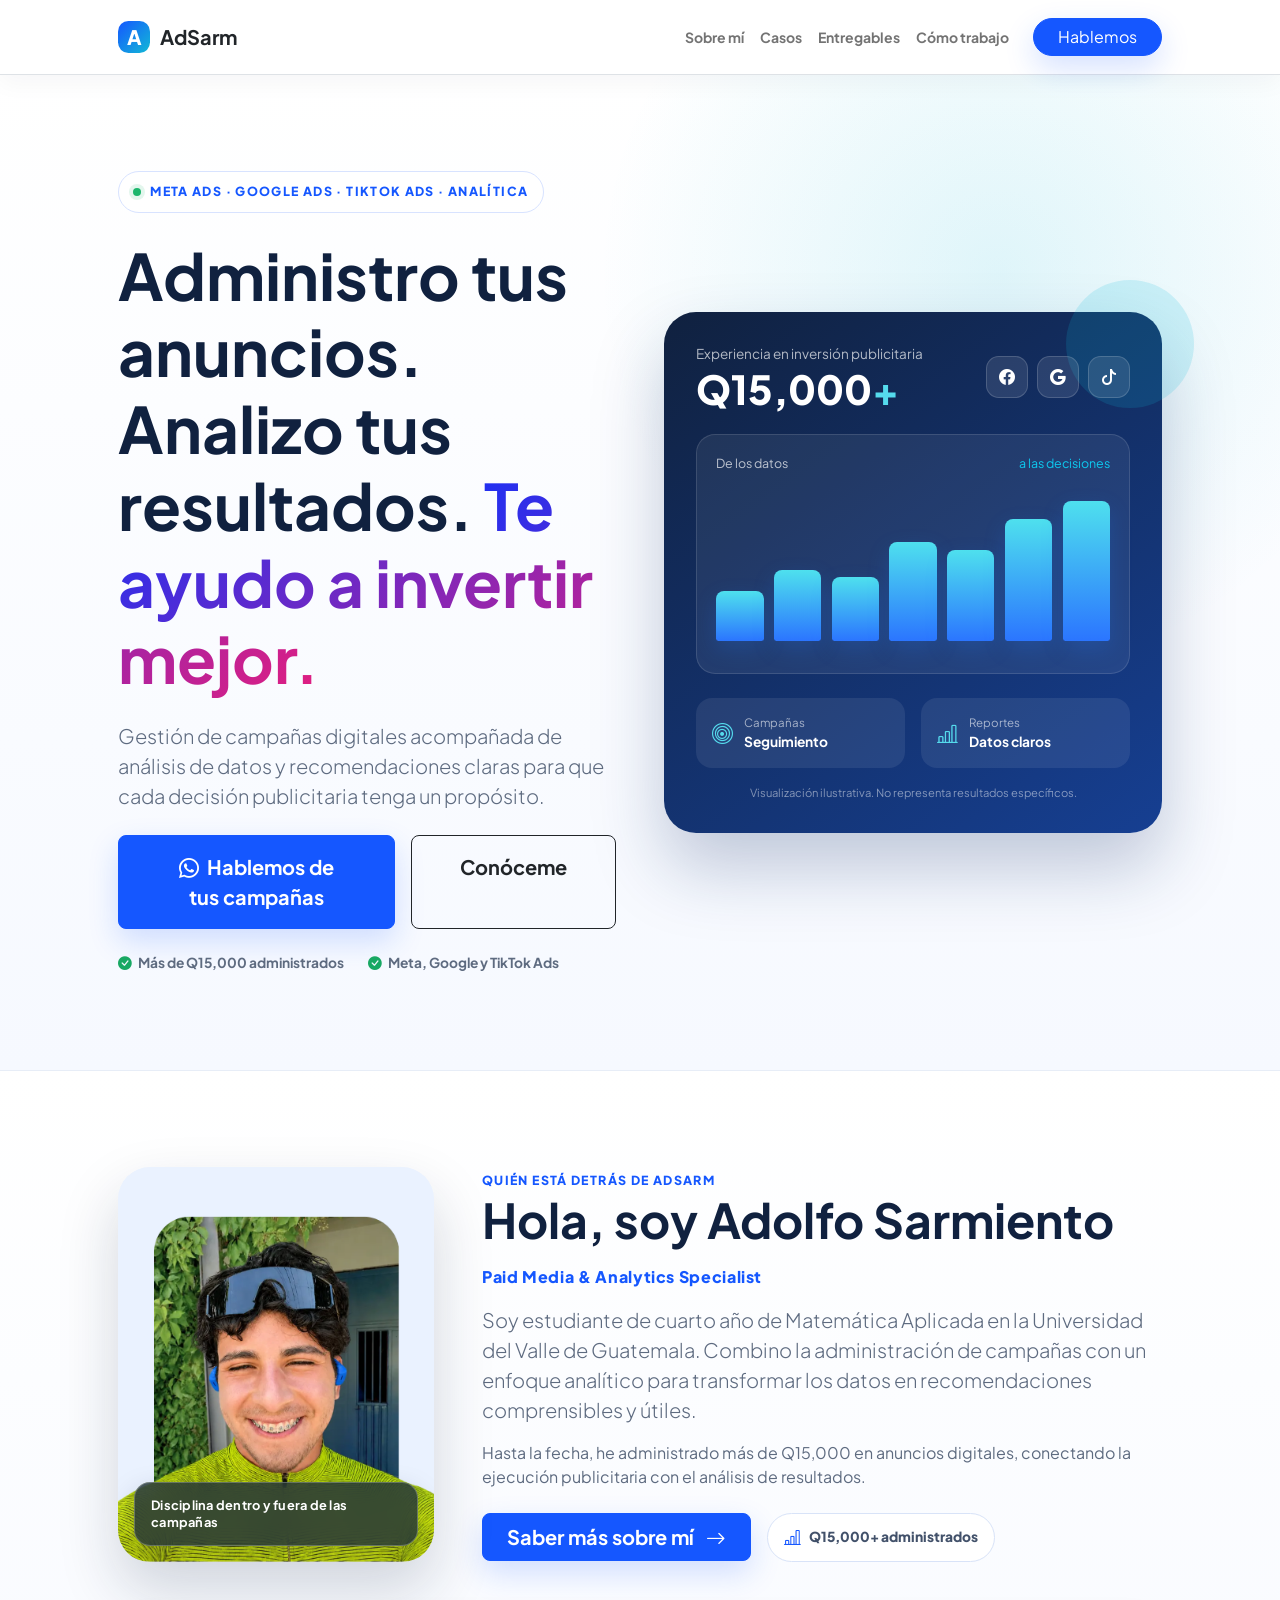
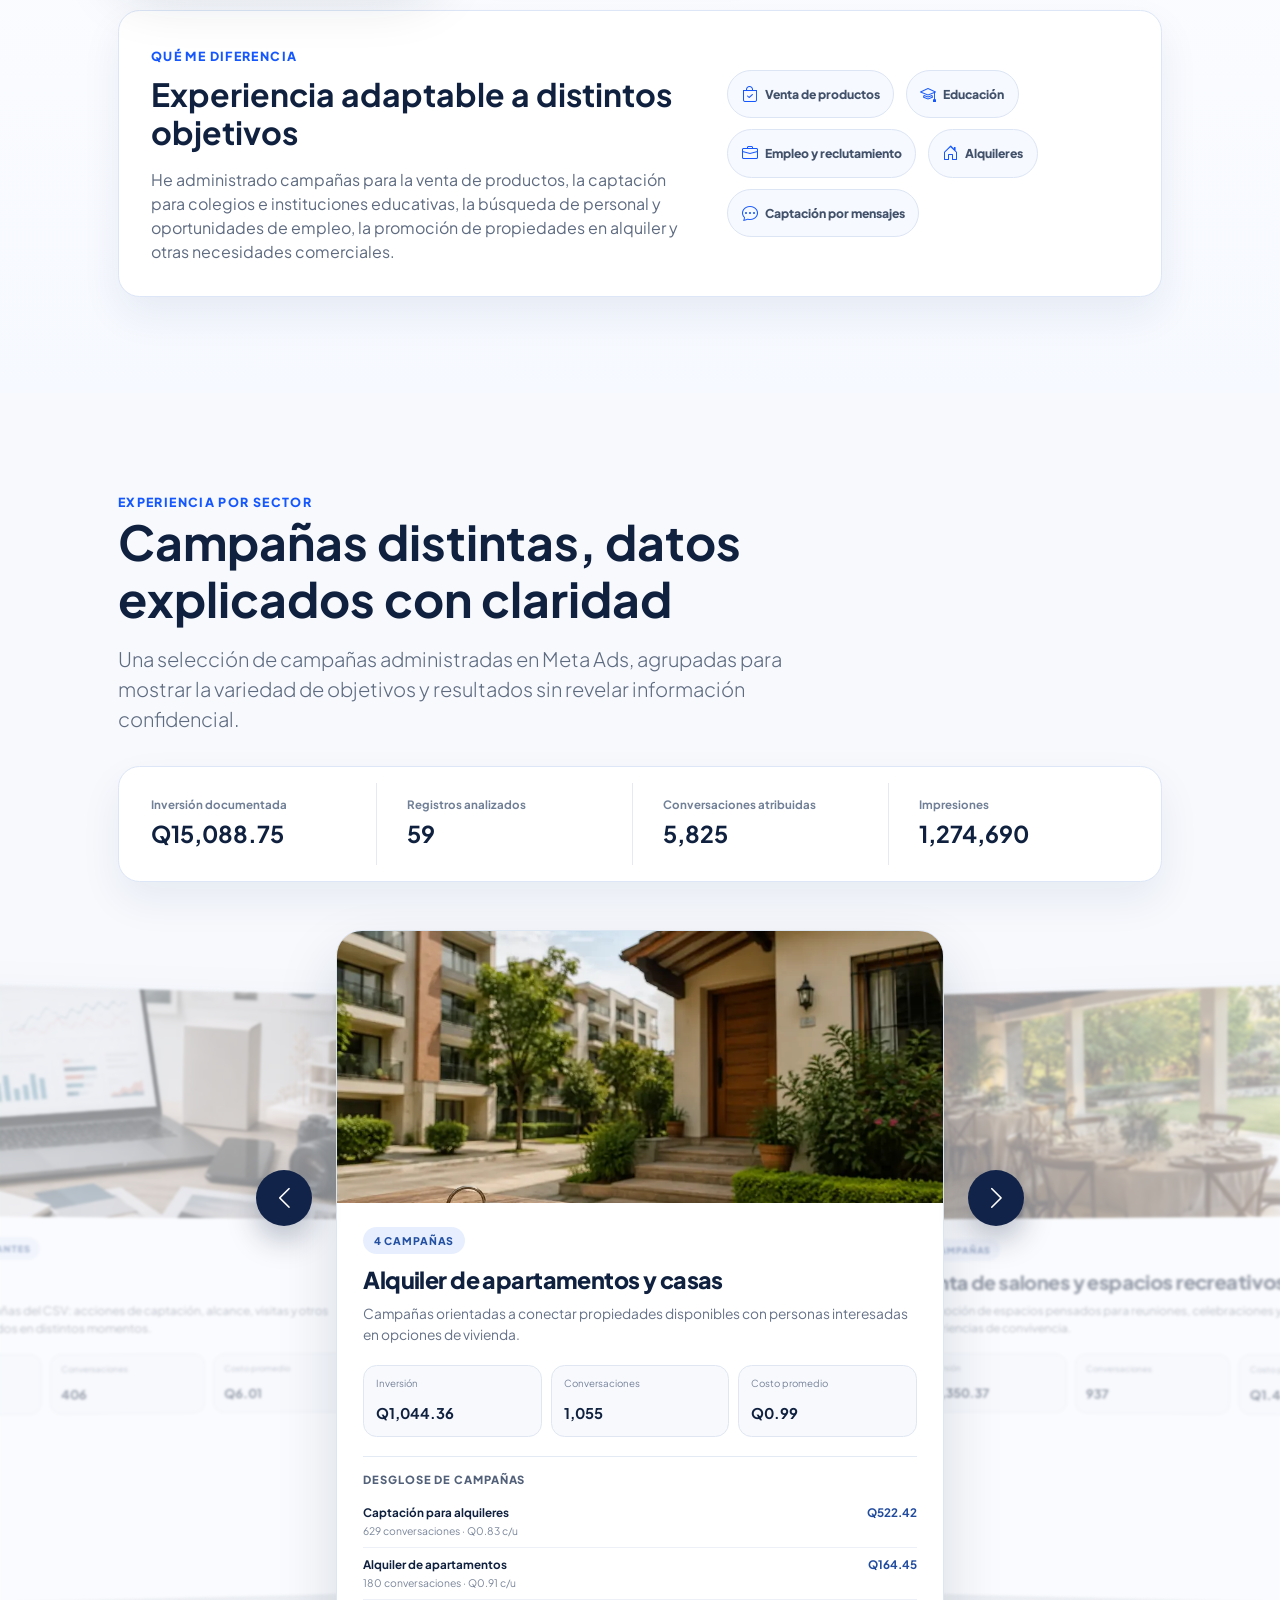
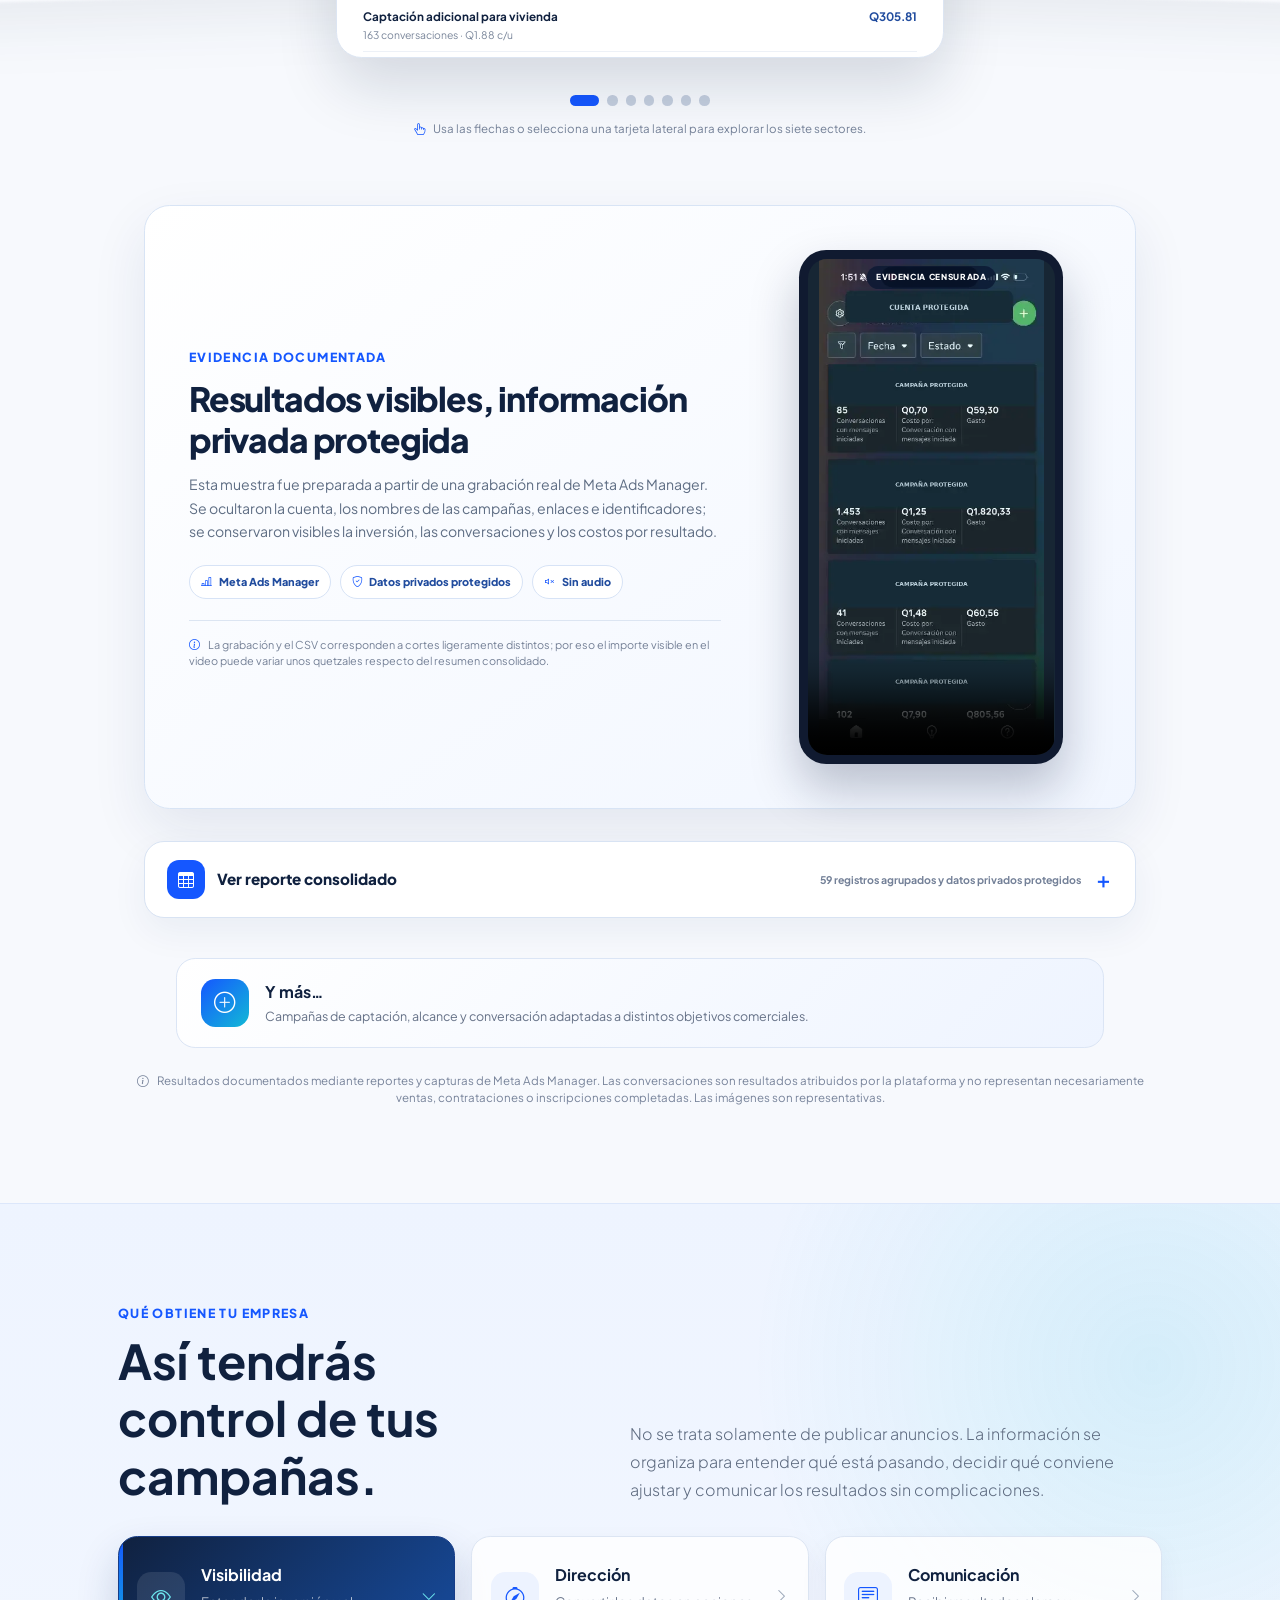
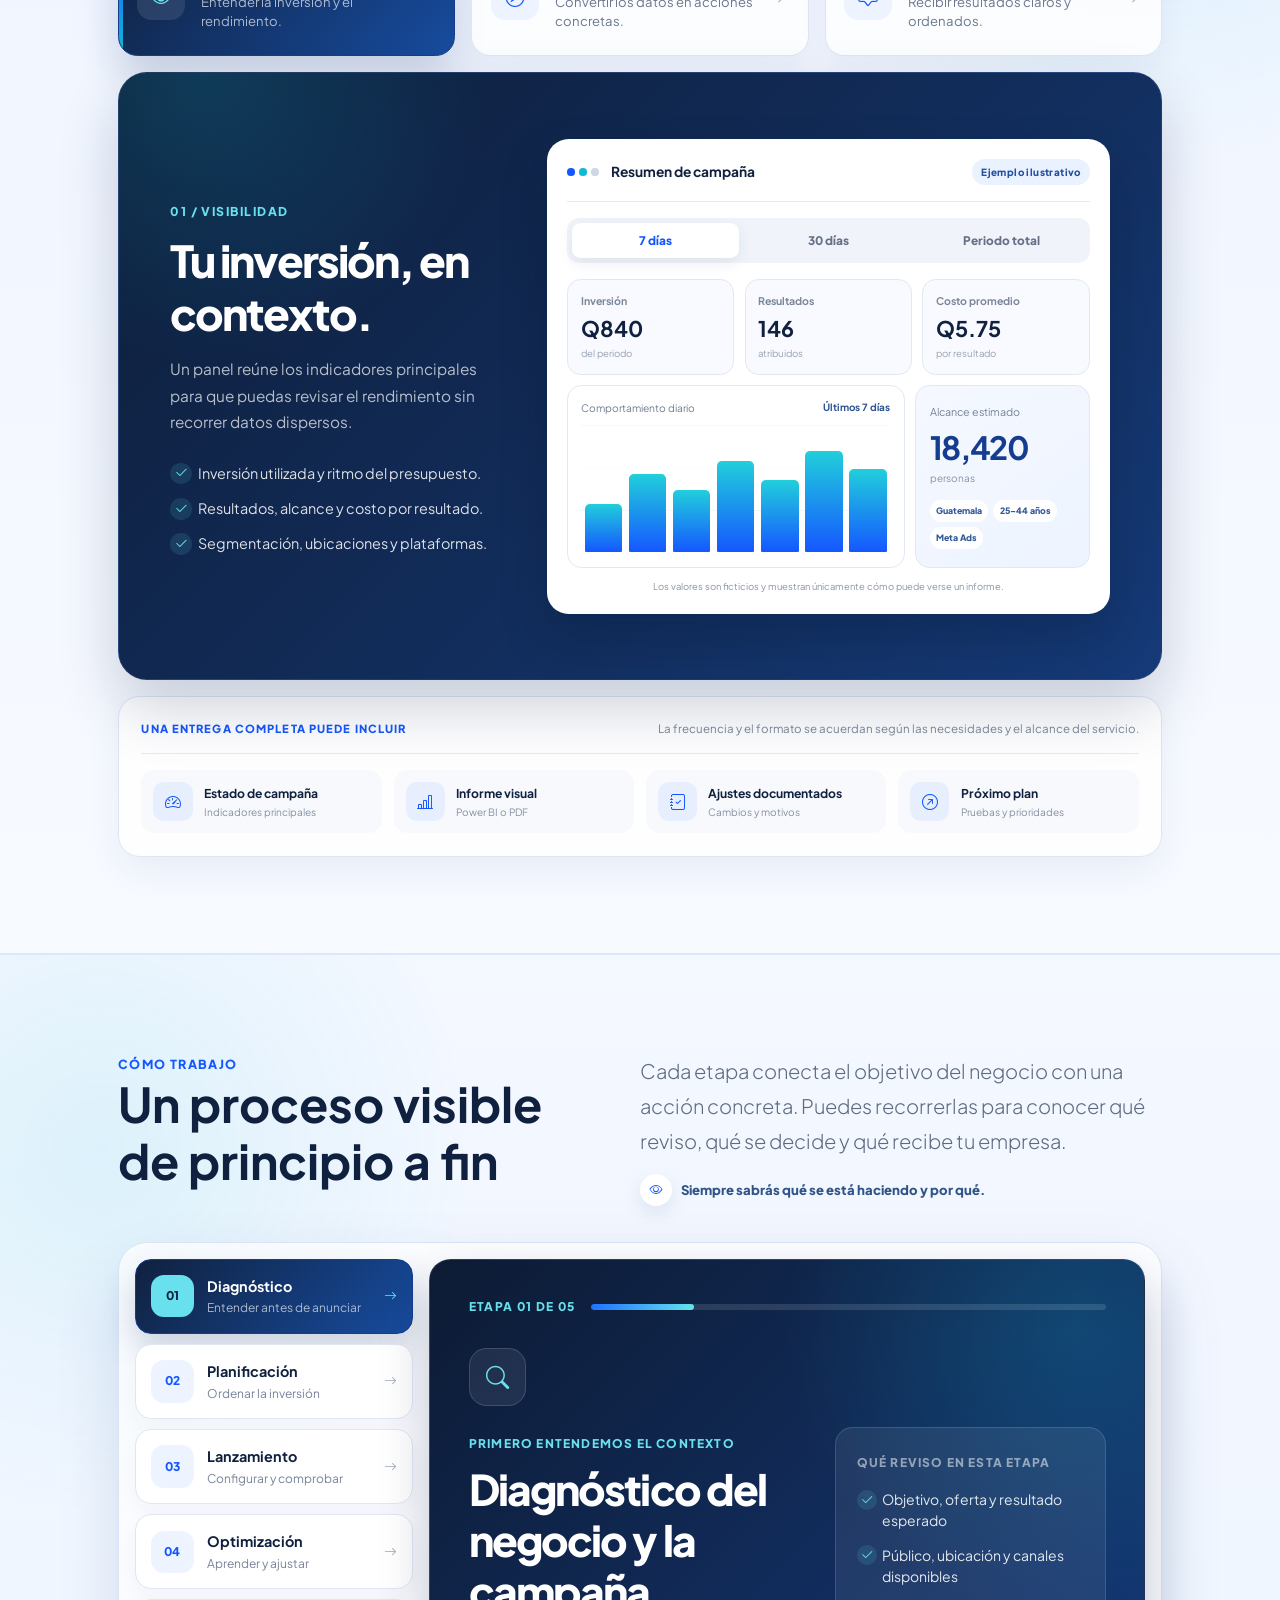
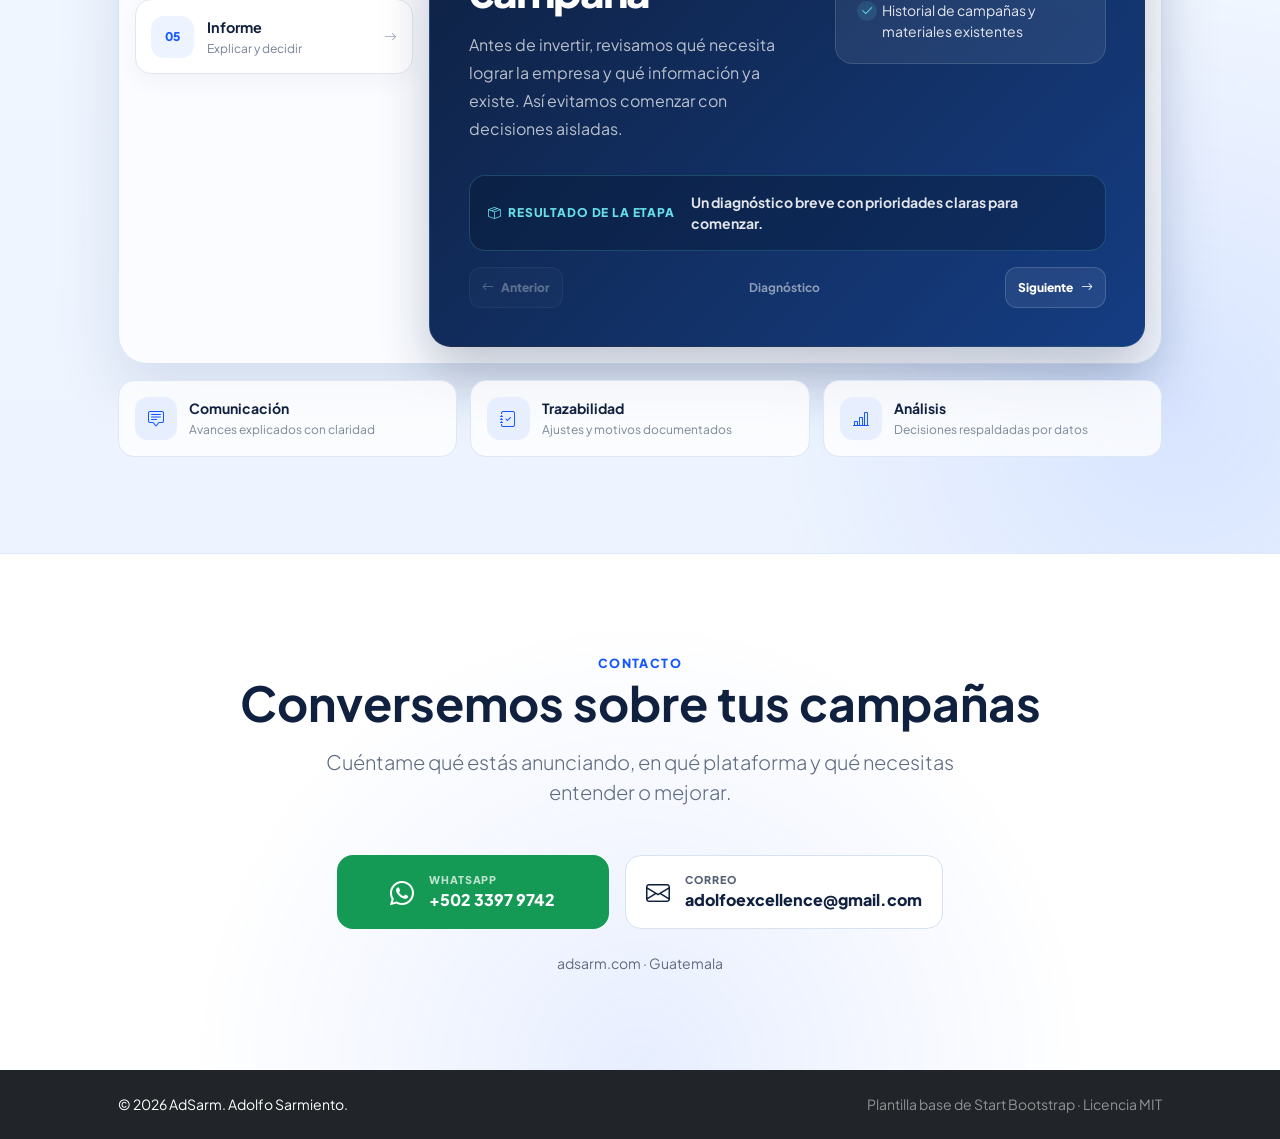
<file: Website god/AdSarm-website/index.html>
<!DOCTYPE html>
<html lang="es">
    <head>
        <meta charset="utf-8" />
        <meta name="viewport" content="width=device-width, initial-scale=1, shrink-to-fit=no" />
        <meta name="description" content="Administración de campañas en Meta Ads, Google Ads y TikTok Ads con análisis claro de datos para tomar mejores decisiones publicitarias." />
        <meta name="author" content="Adolfo Sarmiento" />
        <meta name="theme-color" content="#153c8f" />
        <meta property="og:title" content="AdSarm | Publicidad digital y analítica" />
        <meta property="og:description" content="Administración de anuncios, análisis de resultados y recomendaciones respaldadas por datos." />
        <meta property="og:type" content="website" />
        <title>AdSarm | Publicidad digital y analítica</title>
        <link rel="icon" type="image/x-icon" href="assets/favicon.ico" />
        <link rel="preconnect" href="https://fonts.googleapis.com" />
        <link rel="preconnect" href="https://fonts.gstatic.com" crossorigin />
        <link href="https://fonts.googleapis.com/css2?family=Plus+Jakarta+Sans:wght@400;500;600;700;800&amp;display=swap" rel="stylesheet" />
        <link href="https://cdn.jsdelivr.net/npm/bootstrap-icons@1.8.1/font/bootstrap-icons.css" rel="stylesheet" />
        <link href="css/styles.css" rel="stylesheet" />
    </head>
    <body class="d-flex flex-column h-100 service-site">
        <main class="flex-shrink-0">
            <nav class="navbar navbar-expand-lg navbar-light bg-white py-3 sticky-top border-bottom">
                <div class="container px-4 px-lg-5">
                    <a class="navbar-brand" href="#inicio" aria-label="Ir al inicio">
                        <span class="brand-mark">A</span>
                        <span class="fw-bolder text-dark">AdSarm</span>
                    </a>
                    <button class="navbar-toggler" type="button" data-bs-toggle="collapse" data-bs-target="#mainNav" aria-controls="mainNav" aria-expanded="false" aria-label="Abrir navegación">
                        <span class="navbar-toggler-icon"></span>
                    </button>
                    <div class="collapse navbar-collapse" id="mainNav">
                        <ul class="navbar-nav ms-auto mb-2 mb-lg-0 small fw-bolder align-items-lg-center">
                            <li class="nav-item"><a class="nav-link" href="#sobre-mi">Sobre mí</a></li>
                            <li class="nav-item"><a class="nav-link" href="#casos">Casos</a></li>
                            <li class="nav-item"><a class="nav-link" href="#beneficios">Entregables</a></li>
                            <li class="nav-item"><a class="nav-link" href="#metodo">Cómo trabajo</a></li>
                            <li class="nav-item ms-lg-3"><a class="btn btn-primary rounded-pill px-4" href="https://wa.me/50233979742?text=Hola%20Adolfo%2C%20quiero%20conversar%20sobre%20mis%20campañas." target="_blank" rel="noopener">Hablemos</a></li>
                        </ul>
                    </div>
                </div>
            </nav>

            <header class="hero-section" id="inicio">
                <div class="container px-4 px-lg-5 py-5">
                    <div class="row gx-5 gy-5 align-items-center py-lg-5">
                        <div class="col-lg-6">
                            <div class="eyebrow mb-4"><span class="status-dot"></span> Meta Ads · Google Ads · TikTok Ads · Analítica</div>
                            <h1 class="display-3 fw-bolder mb-4">Administro tus anuncios. Analizo tus resultados. <span class="text-gradient d-inline">Te ayudo a invertir mejor.</span></h1>
                            <p class="lead text-muted mb-4">Gestión de campañas digitales acompañada de análisis de datos y recomendaciones claras para que cada decisión publicitaria tenga un propósito.</p>
                            <div class="d-grid gap-3 d-sm-flex mb-4">
                                <a class="btn btn-primary btn-lg px-5 py-3 fw-bolder" href="https://wa.me/50233979742?text=Hola%20Adolfo%2C%20quiero%20solicitar%20una%20consulta%20sobre%20publicidad%20digital." target="_blank" rel="noopener"><i class="bi bi-whatsapp me-2"></i>Hablemos de tus campañas</a>
                                <a class="btn btn-outline-dark btn-lg px-5 py-3 fw-bolder" href="#sobre-mi">Conóceme</a>
                            </div>
                            <div class="proof-line">
                                <span><i class="bi bi-check-circle-fill"></i> Más de Q15,000 administrados</span>
                                <span><i class="bi bi-check-circle-fill"></i> Meta, Google y TikTok Ads</span>
                            </div>
                        </div>
                        <div class="col-lg-6">
                            <div class="analytics-panel" aria-label="Resumen visual de servicios de publicidad y analítica">
                                <div class="d-flex justify-content-between align-items-center mb-4">
                                    <div>
                                        <p class="panel-label mb-1">Experiencia en inversión publicitaria</p>
                                        <div class="panel-value">Q15,000<span>+</span></div>
                                    </div>
                                    <div class="platform-badges">
                                        <span title="Meta Ads"><i class="bi bi-facebook"></i></span>
                                        <span title="Google Ads"><i class="bi bi-google"></i></span>
                                        <span title="TikTok Ads"><i class="bi bi-tiktok"></i></span>
                                    </div>
                                </div>
                                <div class="chart-shell mb-4">
                                    <div class="chart-head"><span>De los datos</span><span class="text-info">a las decisiones</span></div>
                                    <div class="chart-bars" aria-hidden="true">
                                        <span style="height: 34%"></span><span style="height: 48%"></span><span style="height: 43%"></span><span style="height: 67%"></span><span style="height: 61%"></span><span style="height: 82%"></span><span style="height: 94%"></span>
                                    </div>
                                </div>
                                <div class="row g-3">
                                    <div class="col-6"><div class="mini-metric"><i class="bi bi-bullseye"></i><span>Campañas</span><strong>Seguimiento</strong></div></div>
                                    <div class="col-6"><div class="mini-metric"><i class="bi bi-bar-chart-line"></i><span>Reportes</span><strong>Datos claros</strong></div></div>
                                </div>
                                <p class="illustration-note mt-3 mb-0">Visualización ilustrativa. No representa resultados específicos.</p>
                            </div>
                        </div>
                    </div>
                </div>
            </header>

            <section class="py-5 about-preview-section" id="sobre-mi">
                <div class="container px-4 px-lg-5 py-lg-5">
                    <div class="row gx-5 gy-5 align-items-center">
                        <div class="col-lg-4">
                            <div class="portrait-photo about-preview-photo">
                                <img src="assets/adolfo-portada.webp" width="1000" height="1000" alt="Adolfo Sarmiento sonriendo con indumentaria deportiva" />
                                <div class="portrait-caption"><span>Disciplina dentro y fuera de las campañas</span></div>
                            </div>
                        </div>
                        <div class="col-lg-8">
                            <span class="section-kicker">Quién está detrás de AdSarm</span>
                            <h2 class="display-5 fw-bolder mb-3">Hola, soy Adolfo Sarmiento</h2>
                            <p class="profile-role">Paid Media &amp; Analytics Specialist</p>
                            <p class="lead text-muted">Soy estudiante de cuarto año de Matemática Aplicada en la Universidad del Valle de Guatemala. Combino la administración de campañas con un enfoque analítico para transformar los datos en recomendaciones comprensibles y útiles.</p>
                            <p class="text-muted mb-4">Hasta la fecha, he administrado más de Q15,000 en anuncios digitales, conectando la ejecución publicitaria con el análisis de resultados.</p>
                            <div class="d-flex flex-wrap align-items-center gap-3">
                                <a class="btn btn-primary btn-lg px-4 fw-bolder" href="sobre-mi.html">Saber más sobre mí <i class="bi bi-arrow-right ms-2"></i></a>
                                <span class="profile-proof"><i class="bi bi-bar-chart-line"></i> Q15,000+ administrados</span>
                            </div>
                        </div>
                    </div>
                    <div class="experience-range-card mt-5" id="diferencia">
                        <div class="experience-range-copy">
                            <span class="section-kicker">Qué me diferencia</span>
                            <h3 class="h2 fw-bolder mt-2 mb-3">Experiencia adaptable a distintos objetivos</h3>
                            <p class="text-muted mb-0">He administrado campañas para la venta de productos, la captación para colegios e instituciones educativas, la búsqueda de personal y oportunidades de empleo, la promoción de propiedades en alquiler y otras necesidades comerciales.</p>
                        </div>
                        <div class="experience-tags" aria-label="Tipos de campañas administradas">
                            <span><i class="bi bi-bag-check"></i> Venta de productos</span>
                            <span><i class="bi bi-mortarboard"></i> Educación</span>
                            <span><i class="bi bi-briefcase"></i> Empleo y reclutamiento</span>
                            <span><i class="bi bi-house-door"></i> Alquileres</span>
                            <span><i class="bi bi-chat-dots"></i> Captación por mensajes</span>
                        </div>
                    </div>
                </div>
            </section>

            <section class="py-5 cases-section sector-showcase" id="casos">
                <div class="container px-4 px-lg-5 py-lg-5">
                    <div class="section-intro mb-4">
                        <span class="section-kicker">Experiencia por sector</span>
                        <h2 class="display-5 fw-bolder mb-3">Campañas distintas, datos explicados con claridad</h2>
                        <p class="lead text-muted mb-0">Una selección de campañas administradas en Meta Ads, agrupadas para mostrar la variedad de objetivos y resultados sin revelar información confidencial.</p>
                    </div>

                    <div class="documented-summary" aria-label="Resumen de campañas documentadas">
                        <div><small>Inversión documentada</small><strong>Q15,088.75</strong></div>
                        <div><small>Registros analizados</small><strong>59</strong></div>
                        <div><small>Conversaciones atribuidas</small><strong>5,825</strong></div>
                        <div><small>Impresiones</small><strong>1,274,690</strong></div>
                    </div>

                    <div class="sector-carousel" data-sector-carousel aria-roledescription="carrusel" aria-label="Sectores de campañas administradas">
                        <button class="sector-arrow sector-arrow-prev" type="button" data-carousel-prev aria-label="Ver sector anterior"><i class="bi bi-chevron-left"></i></button>
                        <div class="sector-stage" data-carousel-stage>
                            <article class="sector-card" data-sector-card tabindex="0" aria-label="Alquiler de apartamentos y casas">
                                <img src="assets/sector-alquileres.webp" width="960" height="640" alt="Imagen representativa de viviendas y apartamentos en alquiler" />
                                <div class="sector-card-body">
                                    <span class="sector-count">4 campañas</span>
                                    <h3>Alquiler de apartamentos y casas</h3>
                                    <p>Campañas orientadas a conectar propiedades disponibles con personas interesadas en opciones de vivienda.</p>
                                    <div class="sector-metrics">
                                        <div><small>Inversión</small><strong>Q1,044.36</strong></div>
                                        <div><small>Conversaciones</small><strong>1,055</strong></div>
                                        <div><small>Costo promedio</small><strong>Q0.99</strong></div>
                                    </div>
                                    <div class="campaign-breakdown">
                                        <h4>Desglose de campañas</h4>
                                        <div class="campaign-row"><span>Captación para alquileres</span><strong>Q522.42</strong><em>629 conversaciones · Q0.83 c/u</em></div>
                                        <div class="campaign-row"><span>Alquiler de apartamentos</span><strong>Q164.45</strong><em>180 conversaciones · Q0.91 c/u</em></div>
                                        <div class="campaign-row"><span>Captación adicional para vivienda</span><strong>Q305.81</strong><em>163 conversaciones · Q1.88 c/u</em></div>
                                        <div class="campaign-row"><span>Consultas de disponibilidad</span><strong>Q51.68</strong><em>83 conversaciones · Q0.62 c/u</em></div>
                                    </div>
                                </div>
                            </article>

                            <article class="sector-card" data-sector-card tabindex="0" aria-label="Renta de salones y espacios recreativos">
                                <img src="assets/sector-espacios.webp" width="960" height="640" alt="Imagen representativa de un salón y espacio recreativo" />
                                <div class="sector-card-body">
                                    <span class="sector-count">3 campañas</span>
                                    <h3>Renta de salones y espacios recreativos</h3>
                                    <p>Promoción de espacios pensados para reuniones, celebraciones y distintas experiencias de convivencia.</p>
                                    <div class="sector-metrics">
                                        <div><small>Inversión</small><strong>Q1,350.37</strong></div>
                                        <div><small>Conversaciones</small><strong>937</strong></div>
                                        <div><small>Costo promedio</small><strong>Q1.44</strong></div>
                                    </div>
                                    <div class="campaign-breakdown">
                                        <h4>Desglose de campañas</h4>
                                        <div class="campaign-row"><span>Captación para espacios</span><strong>Q701.33</strong><em>647 conversaciones · Q1.08 c/u</em></div>
                                        <div class="campaign-row"><span>Promoción adicional de espacios</span><strong>Q589.74</strong><em>205 conversaciones · Q2.88 c/u</em></div>
                                        <div class="campaign-row"><span>Consultas sobre disponibilidad</span><strong>Q59.30</strong><em>85 conversaciones · Q0.70 c/u</em></div>
                                    </div>
                                </div>
                            </article>

                            <article class="sector-card sector-card-compact" data-sector-card tabindex="0" aria-label="Empleo y reclutamiento">
                                <img src="assets/sector-empleo.webp" width="960" height="640" alt="Imagen representativa de profesionales en un proceso de reclutamiento" />
                                <div class="sector-card-body">
                                    <span class="sector-count">6 campañas</span>
                                    <h3>Empleo y reclutamiento</h3>
                                    <p>Campañas para distintas oportunidades laborales y perfiles, desde personal educativo hasta contratación general.</p>
                                    <div class="sector-metrics">
                                        <div><small>Inversión</small><strong>Q2,811.83</strong></div>
                                        <div><small>Conversaciones</small><strong>2,187</strong></div>
                                        <div><small>Costo promedio</small><strong>Q1.29</strong></div>
                                    </div>
                                    <div class="campaign-breakdown">
                                        <h4>Desglose de campañas</h4>
                                        <div class="campaign-row"><span>Reclutamiento de mayor volumen</span><strong>Q1,820.33</strong><em>1,453 conversaciones · Q1.25 c/u</em></div>
                                        <div class="campaign-row"><span>Contratación general</span><strong>Q78.93</strong><em>46 conversaciones · Q1.72 c/u</em></div>
                                        <div class="campaign-row"><span>Reclutamiento de maestras</span><strong>Q86.61</strong><em>59 conversaciones · Q1.47 c/u</em></div>
                                        <div class="campaign-row"><span>Convocatoria de personal</span><strong>Q455.60</strong><em>397 conversaciones · Q1.15 c/u</em></div>
                                        <div class="campaign-row"><span>Captación para vacantes</span><strong>Q303.29</strong><em>223 conversaciones · Q1.36 c/u</em></div>
                                        <div class="campaign-row"><span>Difusión de oportunidad laboral</span><strong>Q67.07</strong><em>9 conversaciones · Q7.45 c/u</em></div>
                                    </div>
                                </div>
                            </article>

                            <article class="sector-card" data-sector-card tabindex="0" aria-label="Cursos y formación">
                                <img src="assets/sector-cursos.webp" width="960" height="640" alt="Imagen representativa de un curso práctico y formación" />
                                <div class="sector-card-body">
                                    <span class="sector-count">4 campañas</span>
                                    <h3>Cursos y formación</h3>
                                    <p>Promoción de experiencias de aprendizaje, programas formativos y actividades de temporada.</p>
                                    <div class="sector-metrics">
                                        <div><small>Inversión</small><strong>Q1,083.88</strong></div>
                                        <div><small>Conversaciones</small><strong>305</strong></div>
                                        <div><small>Costo promedio</small><strong>Q3.55</strong></div>
                                    </div>
                                    <div class="campaign-breakdown">
                                        <h4>Desglose de campañas</h4>
                                        <div class="campaign-row"><span>Curso de inglés</span><strong>Q149.30</strong><em>14 conversaciones · Q10.66 c/u</em></div>
                                        <div class="campaign-row"><span>Curso de vacaciones</span><strong>Q500.00</strong><em>56 conversaciones · Q8.93 c/u</em></div>
                                        <div class="campaign-row"><span>Promoción complementaria de formación</span><strong>Q373.97</strong><em>221 conversaciones · Q1.69 c/u</em></div>
                                        <div class="campaign-row"><span>Refuerzo de captación para cursos</span><strong>Q60.61</strong><em>14 conversaciones · Q4.33 c/u</em></div>
                                    </div>
                                </div>
                            </article>

                            <article class="sector-card sector-card-compact" data-sector-card tabindex="0" aria-label="Instituciones educativas">
                                <img src="assets/sector-instituciones.webp" width="960" height="640" alt="Imagen representativa de una institución educativa" />
                                <div class="sector-card-body">
                                    <span class="sector-count">7 campañas</span>
                                    <h3>Instituciones educativas</h3>
                                    <p>Publicidad para dar visibilidad a propuestas educativas, temporadas de inscripción y comunicación institucional.</p>
                                    <div class="sector-metrics">
                                        <div><small>Inversión</small><strong>Q3,854.66</strong></div>
                                        <div><small>Conversaciones</small><strong>542</strong></div>
                                        <div><small>Costo promedio</small><strong>Q7.11</strong></div>
                                    </div>
                                    <div class="campaign-breakdown">
                                        <h4>Desglose de campañas</h4>
                                        <div class="campaign-row"><span>Inscripciones y promoción escolar</span><strong>Q279.03</strong><em>10 conversaciones · Q27.90 c/u</em></div>
                                        <div class="campaign-row"><span>Publicidad general para colegio</span><strong>Q299.94</strong><em>28 conversaciones · Q10.71 c/u</em></div>
                                        <div class="campaign-row"><span>Promoción de página educativa</span><strong>Q659.62</strong><em>36 conversaciones · Q18.32 c/u</em></div>
                                        <div class="campaign-row"><span>Captación para comunidad educativa</span><strong>Q112.70</strong><em>112 conversaciones · Q1.01 c/u</em></div>
                                        <div class="campaign-row"><span>Difusión de propuesta institucional</span><strong>Q805.56</strong><em>102 conversaciones · Q7.90 c/u</em></div>
                                        <div class="campaign-row"><span>Promoción institucional de mayor alcance</span><strong>Q1,558.16</strong><em>242 conversaciones · Q6.44 c/u</em></div>
                                        <div class="campaign-row"><span>Refuerzo de visibilidad educativa</span><strong>Q139.65</strong><em>12 conversaciones · Q11.64 c/u</em></div>
                                    </div>
                                </div>
                            </article>

                            <article class="sector-card sector-card-dense" data-sector-card tabindex="0" aria-label="Productos y contenido">
                                <img src="assets/sector-productos.webp" width="960" height="640" alt="Imagen representativa de productos y producción de contenido" />
                                <div class="sector-card-body">
                                    <span class="sector-count">5 campañas</span>
                                    <h3>Productos y contenido</h3>
                                    <p>Campañas comerciales enfocadas en visibilidad, descubrimiento de ofertas y generación de conversaciones.</p>
                                    <div class="sector-metrics">
                                        <div><small>Inversión</small><strong>Q2,503.27</strong></div>
                                        <div><small>Conversaciones</small><strong>393</strong></div>
                                        <div><small>Costo promedio</small><strong>Q6.37</strong></div>
                                    </div>
                                    <div class="campaign-breakdown">
                                        <h4>Desglose de campañas</h4>
                                        <div class="campaign-row"><span>Promoción de productos y contenido</span><strong>Q1,456.95</strong><em>49 conversaciones · Q29.73 c/u</em></div>
                                        <div class="campaign-row"><span>Campaña comercial de captación</span><strong>Q11.20</strong><em>65 conversaciones · Q0.17 c/u</em></div>
                                        <div class="campaign-row"><span>Promoción estacional de productos</span><strong>Q455.99</strong><em>16 conversaciones · Q28.50 c/u</em></div>
                                        <div class="campaign-row"><span>Campaña adicional de captación comercial</span><strong>Q299.26</strong><em>113 conversaciones · Q2.65 c/u</em></div>
                                        <div class="campaign-row"><span>Difusión de oferta y contenido</span><strong>Q279.87</strong><em>150 conversaciones · Q1.87 c/u</em></div>
                                    </div>
                                </div>
                            </article>

                            <article class="sector-card" data-sector-card tabindex="0" aria-label="Otros tipos de campañas">
                                <img src="assets/sector-otros.webp" width="960" height="640" alt="Imagen representativa de distintas campañas y objetivos publicitarios" />
                                <div class="sector-card-body">
                                    <span class="sector-count">30 registros restantes</span>
                                    <h3>Otros</h3>
                                    <p>El resto de las campañas del CSV: acciones de captación, alcance, visitas y otros objetivos desarrollados en distintos momentos.</p>
                                    <div class="sector-metrics">
                                        <div><small>Inversión</small><strong>Q2,440.38</strong></div>
                                        <div><small>Conversaciones</small><strong>406</strong></div>
                                        <div><small>Costo promedio</small><strong>Q6.01</strong></div>
                                    </div>
                                    <div class="campaign-breakdown">
                                        <h4>Composición de los registros restantes</h4>
                                        <div class="campaign-row"><span>Campañas con conversaciones</span><strong>Q2,191.68</strong><em>18 registros · 406 conversaciones · Q5.40 c/u</em></div>
                                        <div class="campaign-row"><span>Campañas orientadas a visitas</span><strong>Q151.11</strong><em>2 registros · 190 visitas atribuidas</em></div>
                                        <div class="campaign-row"><span>Registros sin conversación atribuida</span><strong>Q97.59</strong><em>10 registros · 9,016 impresiones</em></div>
                                    </div>
                                </div>
                            </article>
                        </div>

                        <button class="sector-arrow sector-arrow-next" type="button" data-carousel-next aria-label="Ver sector siguiente"><i class="bi bi-chevron-right"></i></button>
                        <div class="sector-pagination" data-carousel-pagination aria-label="Seleccionar sector"></div>
                        <p class="carousel-help"><i class="bi bi-hand-index-thumb"></i> Usa las flechas o selecciona una tarjeta lateral para explorar los siete sectores.</p>
                    </div>

                    <div class="evidence-panel" id="evidencia">
                        <div class="evidence-copy">
                            <span class="section-kicker">Evidencia documentada</span>
                            <h3>Resultados visibles, información privada protegida</h3>
                            <p>Esta muestra fue preparada a partir de una grabación real de Meta Ads Manager. Se ocultaron la cuenta, los nombres de las campañas, enlaces e identificadores; se conservaron visibles la inversión, las conversaciones y los costos por resultado.</p>
                            <div class="evidence-badges" aria-label="Características de la evidencia">
                                <span><i class="bi bi-bar-chart-line"></i> Meta Ads Manager</span>
                                <span><i class="bi bi-shield-check"></i> Datos privados protegidos</span>
                                <span><i class="bi bi-volume-mute"></i> Sin audio</span>
                            </div>
                            <p class="evidence-note"><i class="bi bi-info-circle"></i> La grabación y el CSV corresponden a cortes ligeramente distintos; por eso el importe visible en el video puede variar unos quetzales respecto del resumen consolidado.</p>
                        </div>
                        <div class="evidence-video-shell">
                            <video controls playsinline preload="metadata" poster="assets/evidencia-meta-ads-poster.webp" aria-label="Video censurado con resultados de Meta Ads Manager">
                                <source src="assets/evidencia-meta-ads-censurada.mp4" type="video/mp4" />
                                Tu navegador no puede reproducir este video. Puedes abrir el archivo desde la carpeta assets.
                            </video>
                        </div>
                    </div>

                    <details class="consolidated-report" id="reporte-consolidado">
                        <summary><i class="bi bi-table"></i><span>Ver reporte consolidado</span><small>59 registros agrupados y datos privados protegidos</small></summary>
                        <div class="report-content">
                            <div class="report-heading">
                                <div>
                                    <span class="section-kicker">Resumen verificable</span>
                                    <h3>Resultados consolidados por sector</h3>
                                </div>
                                <span class="report-privacy"><i class="bi bi-shield-lock"></i> Sin nombres de clientes o campañas</span>
                            </div>
                            <div class="report-table-wrap">
                                <table class="report-table">
                                    <thead>
                                        <tr><th>Sector</th><th>Registros</th><th>Inversión</th><th>Conversaciones</th><th>Costo promedio</th></tr>
                                    </thead>
                                    <tbody>
                                        <tr><td>Alquileres de apartamentos y casas</td><td>4</td><td>Q1,044.36</td><td>1,055</td><td>Q0.99</td></tr>
                                        <tr><td>Salones y espacios recreativos</td><td>3</td><td>Q1,350.37</td><td>937</td><td>Q1.44</td></tr>
                                        <tr><td>Empleo y reclutamiento</td><td>6</td><td>Q2,811.83</td><td>2,187</td><td>Q1.29</td></tr>
                                        <tr><td>Cursos y formación</td><td>4</td><td>Q1,083.88</td><td>305</td><td>Q3.55</td></tr>
                                        <tr><td>Instituciones educativas</td><td>7</td><td>Q3,854.66</td><td>542</td><td>Q7.11</td></tr>
                                        <tr><td>Productos y contenido</td><td>5</td><td>Q2,503.27</td><td>393</td><td>Q6.37</td></tr>
                                        <tr><td>Otros objetivos y campañas</td><td>30</td><td>Q2,440.38</td><td>406</td><td>Q6.01</td></tr>
                                    </tbody>
                                    <tfoot>
                                        <tr><th>Total documentado</th><th>59</th><th>Q15,088.75</th><th>5,825</th><th>Q2.59</th></tr>
                                    </tfoot>
                                </table>
                            </div>
                            <p class="report-note"><i class="bi bi-info-circle"></i> Además de las conversaciones, el archivo registra 190 visitas atribuidas a campañas con objetivos distintos. El costo promedio total divide la inversión documentada entre las conversaciones atribuidas; no representa ventas o contrataciones finalizadas.</p>
                        </div>
                    </details>

                    <div class="more-campaigns-strip">
                        <i class="bi bi-plus-circle"></i>
                        <div><strong>Y más…</strong><span>Campañas de captación, alcance y conversación adaptadas a distintos objetivos comerciales.</span></div>
                    </div>
                    <p class="case-source-note mb-0"><i class="bi bi-info-circle me-2"></i>Resultados documentados mediante reportes y capturas de Meta Ads Manager. Las conversaciones son resultados atribuidos por la plataforma y no representan necesariamente ventas, contrataciones o inscripciones completadas. Las imágenes son representativas.</p>
                </div>
            </section>

            <section class="py-5 benefits-section clarity-section" id="beneficios" data-clarity-experience>
                <div class="container px-4 px-lg-5 py-lg-5">
                    <div class="clarity-heading">
                        <div>
                            <span class="section-kicker">Qué obtiene tu empresa</span>
                            <h2 class="display-5 fw-bolder mt-2 mb-0">Así tendrás control de tus campañas.</h2>
                        </div>
                        <p class="lead text-muted mb-0">No se trata solamente de publicar anuncios. La información se organiza para entender qué está pasando, decidir qué conviene ajustar y comunicar los resultados sin complicaciones.</p>
                    </div>

                    <div class="clarity-tabs" role="tablist" aria-label="Formas de administrar y presentar los resultados">
                        <button class="clarity-tab is-active" id="clarity-tab-visibility" type="button" role="tab" aria-selected="true" aria-controls="clarity-panel-visibility" data-clarity-tab="visibility">
                            <span class="clarity-tab-icon"><i class="bi bi-eye"></i></span>
                            <span><strong>Visibilidad</strong><small>Entender la inversión y el rendimiento.</small></span>
                            <i class="bi bi-chevron-right clarity-tab-arrow" aria-hidden="true"></i>
                        </button>
                        <button class="clarity-tab" id="clarity-tab-direction" type="button" role="tab" aria-selected="false" aria-controls="clarity-panel-direction" tabindex="-1" data-clarity-tab="direction">
                            <span class="clarity-tab-icon"><i class="bi bi-compass"></i></span>
                            <span><strong>Dirección</strong><small>Convertir los datos en acciones concretas.</small></span>
                            <i class="bi bi-chevron-right clarity-tab-arrow" aria-hidden="true"></i>
                        </button>
                        <button class="clarity-tab" id="clarity-tab-communication" type="button" role="tab" aria-selected="false" aria-controls="clarity-panel-communication" tabindex="-1" data-clarity-tab="communication">
                            <span class="clarity-tab-icon"><i class="bi bi-chat-square-text"></i></span>
                            <span><strong>Comunicación</strong><small>Recibir resultados claros y ordenados.</small></span>
                            <i class="bi bi-chevron-right clarity-tab-arrow" aria-hidden="true"></i>
                        </button>
                    </div>

                    <div class="clarity-panels">
                        <article class="clarity-panel is-active" id="clarity-panel-visibility" role="tabpanel" aria-labelledby="clarity-tab-visibility" data-clarity-panel="visibility">
                            <div class="clarity-panel-copy">
                                <span class="clarity-panel-number">01 / VISIBILIDAD</span>
                                <h3>Tu inversión, en contexto.</h3>
                                <p>Un panel reúne los indicadores principales para que puedas revisar el rendimiento sin recorrer datos dispersos.</p>
                                <ul class="clarity-check-list">
                                    <li><i class="bi bi-check2"></i><span>Inversión utilizada y ritmo del presupuesto.</span></li>
                                    <li><i class="bi bi-check2"></i><span>Resultados, alcance y costo por resultado.</span></li>
                                    <li><i class="bi bi-check2"></i><span>Segmentación, ubicaciones y plataformas.</span></li>
                                </ul>
                            </div>

                            <div class="clarity-demo visibility-demo" data-visibility-demo>
                                <div class="clarity-demo-head">
                                    <div class="clarity-window-dots" aria-hidden="true"><span></span><span></span><span></span></div>
                                    <strong>Resumen de campaña</strong>
                                    <span class="clarity-demo-badge">Ejemplo ilustrativo</span>
                                </div>
                                <div class="clarity-periods" role="group" aria-label="Cambiar periodo del ejemplo">
                                    <button class="is-active" type="button" aria-pressed="true" data-visibility-period="7">7 días</button>
                                    <button type="button" aria-pressed="false" data-visibility-period="30">30 días</button>
                                    <button type="button" aria-pressed="false" data-visibility-period="total">Periodo total</button>
                                </div>
                                <div class="clarity-metrics">
                                    <div><small>Inversión</small><strong data-visibility-investment>Q840</strong><span>del periodo</span></div>
                                    <div><small>Resultados</small><strong data-visibility-results>146</strong><span>atribuidos</span></div>
                                    <div><small>Costo promedio</small><strong data-visibility-cost>Q5.75</strong><span>por resultado</span></div>
                                </div>
                                <div class="visibility-grid">
                                    <div class="visibility-chart-card">
                                        <div class="visibility-card-title"><span>Comportamiento diario</span><strong data-visibility-period-label>Últimos 7 días</strong></div>
                                        <div class="visibility-bars" aria-label="Gráfica ilustrativa del comportamiento diario">
                                            <span style="--bar-height:42%"></span>
                                            <span style="--bar-height:68%"></span>
                                            <span style="--bar-height:54%"></span>
                                            <span style="--bar-height:79%"></span>
                                            <span style="--bar-height:63%"></span>
                                            <span style="--bar-height:88%"></span>
                                            <span style="--bar-height:72%"></span>
                                        </div>
                                    </div>
                                    <div class="visibility-summary-card">
                                        <small>Alcance estimado</small>
                                        <strong data-visibility-reach>18,420</strong>
                                        <span>personas</span>
                                        <div class="visibility-tags"><em>Guatemala</em><em>25–44 años</em><em>Meta Ads</em></div>
                                    </div>
                                </div>
                                <p class="clarity-demo-note">Los valores son ficticios y muestran únicamente cómo puede verse un informe.</p>
                            </div>
                        </article>

                        <article class="clarity-panel" id="clarity-panel-direction" role="tabpanel" aria-labelledby="clarity-tab-direction" data-clarity-panel="direction" hidden>
                            <div class="clarity-panel-copy">
                                <span class="clarity-panel-number">02 / DIRECCIÓN</span>
                                <h3>Cada ajuste tiene una razón.</h3>
                                <p>Los cambios se basan en señales observables y quedan documentados para saber qué se hizo, por qué y qué se evaluará después.</p>
                                <ul class="clarity-check-list">
                                    <li><i class="bi bi-check2"></i><span>Hallazgos explicados en lenguaje sencillo.</span></li>
                                    <li><i class="bi bi-check2"></i><span>Pruebas de anuncios, públicos y presupuesto.</span></li>
                                    <li><i class="bi bi-check2"></i><span>Registro de cambios y próximos pasos.</span></li>
                                </ul>
                            </div>

                            <div class="clarity-demo direction-demo" data-direction-demo>
                                <div class="clarity-demo-head">
                                    <div class="clarity-window-dots" aria-hidden="true"><span></span><span></span><span></span></div>
                                    <strong>Ruta de optimización</strong>
                                    <span class="clarity-demo-badge">Ejemplo de decisión</span>
                                </div>
                                <div class="direction-steps" role="group" aria-label="Etapas de optimización">
                                    <button class="is-active" type="button" aria-pressed="true" data-direction-step="detect"><span>1</span>Detectar</button>
                                    <button type="button" aria-pressed="false" data-direction-step="test"><span>2</span>Probar</button>
                                    <button type="button" aria-pressed="false" data-direction-step="adjust"><span>3</span>Ajustar</button>
                                    <button type="button" aria-pressed="false" data-direction-step="measure"><span>4</span>Medir</button>
                                </div>
                                <div class="direction-insight" aria-live="polite">
                                    <span class="direction-insight-icon"><i class="bi bi-activity" data-direction-icon></i></span>
                                    <div>
                                        <small data-direction-kicker>SEÑAL DETECTADA</small>
                                        <h4 data-direction-title>El costo por resultado comienza a subir</h4>
                                        <p data-direction-copy>Se revisan el anuncio, la audiencia, la frecuencia y el presupuesto antes de decidir qué modificar.</p>
                                    </div>
                                </div>
                                <div class="direction-delivery">
                                    <span><i class="bi bi-file-earmark-text"></i> Qué recibe el cliente</span>
                                    <strong data-direction-delivery>Un hallazgo documentado con la métrica, el periodo y una posible causa.</strong>
                                </div>
                            </div>
                        </article>

                        <article class="clarity-panel" id="clarity-panel-communication" role="tabpanel" aria-labelledby="clarity-tab-communication" data-clarity-panel="communication" hidden>
                            <div class="clarity-panel-copy">
                                <span class="clarity-panel-number">03 / COMUNICACIÓN</span>
                                <h3>Resultados que sí se entienden.</h3>
                                <p>La información puede adaptarse al nivel de detalle que necesites, desde un resumen rápido hasta una presentación completa.</p>
                                <ul class="clarity-check-list">
                                    <li><i class="bi bi-check2"></i><span>Actualizaciones breves durante el periodo.</span></li>
                                    <li><i class="bi bi-check2"></i><span>Informe visual en Power BI o PDF.</span></li>
                                    <li><i class="bi bi-check2"></i><span>Explicación de resultados y recomendaciones.</span></li>
                                </ul>
                            </div>

                            <div class="clarity-demo communication-demo" data-communication-demo>
                                <div class="clarity-demo-head">
                                    <div class="clarity-window-dots" aria-hidden="true"><span></span><span></span><span></span></div>
                                    <strong>Formatos de entrega</strong>
                                    <span class="clarity-demo-badge">Vista de muestra</span>
                                </div>
                                <div class="communication-formats" role="group" aria-label="Elegir formato de entrega">
                                    <button class="is-active" type="button" aria-pressed="true" data-communication-format="whatsapp"><i class="bi bi-whatsapp"></i> Resumen</button>
                                    <button type="button" aria-pressed="false" data-communication-format="powerbi"><i class="bi bi-bar-chart-line"></i> Power BI</button>
                                    <button type="button" aria-pressed="false" data-communication-format="presentation"><i class="bi bi-easel"></i> Presentación</button>
                                </div>
                                <div class="communication-preview" aria-live="polite">
                                    <span class="communication-preview-icon"><i class="bi bi-whatsapp" data-communication-icon></i></span>
                                    <div class="communication-preview-copy">
                                        <small data-communication-kicker>RESUMEN DE SEGUIMIENTO</small>
                                        <h4 data-communication-title>Una lectura rápida por WhatsApp</h4>
                                        <p data-communication-copy>Los avances principales se explican de forma breve para que conozcas el estado de las campañas.</p>
                                        <ul>
                                            <li data-communication-item="0">Inversión y resultados del periodo</li>
                                            <li data-communication-item="1">Cambios relevantes detectados</li>
                                            <li data-communication-item="2">Acciones realizadas o recomendadas</li>
                                        </ul>
                                    </div>
                                </div>
                                <div class="communication-frequency"><i class="bi bi-calendar-week"></i><span data-communication-frequency>Frecuencia sugerida: semanal</span></div>
                            </div>
                        </article>
                    </div>

                    <div class="clarity-deliverables">
                        <div class="clarity-deliverables-heading">
                            <span>UNA ENTREGA COMPLETA PUEDE INCLUIR</span>
                            <p>La frecuencia y el formato se acuerdan según las necesidades y el alcance del servicio.</p>
                        </div>
                        <div class="clarity-deliverables-grid">
                            <div><i class="bi bi-speedometer2"></i><span><strong>Estado de campaña</strong><small>Indicadores principales</small></span></div>
                            <div><i class="bi bi-bar-chart-line"></i><span><strong>Informe visual</strong><small>Power BI o PDF</small></span></div>
                            <div><i class="bi bi-journal-check"></i><span><strong>Ajustes documentados</strong><small>Cambios y motivos</small></span></div>
                            <div><i class="bi bi-arrow-up-right-circle"></i><span><strong>Próximo plan</strong><small>Pruebas y prioridades</small></span></div>
                        </div>
                    </div>
                </div>
            </section>

            <section class="py-5 process-section workflow-section" id="metodo" data-workflow>
                <div class="container px-4 px-lg-5 py-lg-5">
                    <div class="workflow-heading">
                        <div>
                            <span class="section-kicker">Cómo trabajo</span>
                            <h2 class="display-5 fw-bolder mb-3">Un proceso visible de principio a fin</h2>
                        </div>
                        <div>
                            <p class="lead text-muted mb-3">Cada etapa conecta el objetivo del negocio con una acción concreta. Puedes recorrerlas para conocer qué reviso, qué se decide y qué recibe tu empresa.</p>
                            <div class="workflow-promise"><i class="bi bi-eye"></i><span>Siempre sabrás qué se está haciendo y por qué.</span></div>
                        </div>
                    </div>

                    <div class="workflow-explorer">
                        <div class="workflow-tabs" role="tablist" aria-label="Etapas de trabajo">
                            <button class="workflow-tab is-active" id="workflow-tab-diagnostico" type="button" role="tab" aria-selected="true" aria-controls="workflow-panel" tabindex="0" data-workflow-step="diagnostico">
                                <span class="workflow-tab-number">01</span>
                                <span><strong>Diagnóstico</strong><small>Entender antes de anunciar</small></span>
                                <i class="bi bi-arrow-right" aria-hidden="true"></i>
                            </button>
                            <button class="workflow-tab" id="workflow-tab-planificacion" type="button" role="tab" aria-selected="false" aria-controls="workflow-panel" tabindex="-1" data-workflow-step="planificacion">
                                <span class="workflow-tab-number">02</span>
                                <span><strong>Planificación</strong><small>Ordenar la inversión</small></span>
                                <i class="bi bi-arrow-right" aria-hidden="true"></i>
                            </button>
                            <button class="workflow-tab" id="workflow-tab-lanzamiento" type="button" role="tab" aria-selected="false" aria-controls="workflow-panel" tabindex="-1" data-workflow-step="lanzamiento">
                                <span class="workflow-tab-number">03</span>
                                <span><strong>Lanzamiento</strong><small>Configurar y comprobar</small></span>
                                <i class="bi bi-arrow-right" aria-hidden="true"></i>
                            </button>
                            <button class="workflow-tab" id="workflow-tab-optimizacion" type="button" role="tab" aria-selected="false" aria-controls="workflow-panel" tabindex="-1" data-workflow-step="optimizacion">
                                <span class="workflow-tab-number">04</span>
                                <span><strong>Optimización</strong><small>Aprender y ajustar</small></span>
                                <i class="bi bi-arrow-right" aria-hidden="true"></i>
                            </button>
                            <button class="workflow-tab" id="workflow-tab-informe" type="button" role="tab" aria-selected="false" aria-controls="workflow-panel" tabindex="-1" data-workflow-step="informe">
                                <span class="workflow-tab-number">05</span>
                                <span><strong>Informe</strong><small>Explicar y decidir</small></span>
                                <i class="bi bi-arrow-right" aria-hidden="true"></i>
                            </button>
                        </div>

                        <article class="workflow-panel" id="workflow-panel" role="tabpanel" aria-labelledby="workflow-tab-diagnostico">
                            <div class="workflow-panel-top">
                                <span data-workflow-counter>ETAPA 01 DE 05</span>
                                <div class="workflow-progress" role="progressbar" aria-label="Avance del proceso" aria-valuemin="1" aria-valuemax="5" aria-valuenow="1" data-workflow-progress><span></span></div>
                            </div>
                            <div class="workflow-panel-body">
                                <div class="workflow-panel-copy">
                                    <span class="workflow-panel-icon"><i class="bi bi-search" data-workflow-icon></i></span>
                                    <small data-workflow-kicker>PRIMERO ENTENDEMOS EL CONTEXTO</small>
                                    <h3 data-workflow-title>Diagnóstico del negocio y la campaña</h3>
                                    <p data-workflow-copy>Antes de invertir, revisamos qué necesita lograr la empresa y qué información ya existe. Así evitamos comenzar con decisiones aisladas.</p>
                                </div>
                                <div class="workflow-review">
                                    <span>QUÉ REVISO EN ESTA ETAPA</span>
                                    <ul>
                                        <li><i class="bi bi-check2"></i><span data-workflow-item="0">Objetivo, oferta y resultado esperado</span></li>
                                        <li><i class="bi bi-check2"></i><span data-workflow-item="1">Público, ubicación y canales disponibles</span></li>
                                        <li><i class="bi bi-check2"></i><span data-workflow-item="2">Historial de campañas y materiales existentes</span></li>
                                    </ul>
                                </div>
                            </div>
                            <div class="workflow-delivery">
                                <span><i class="bi bi-box-seam"></i> Resultado de la etapa</span>
                                <strong data-workflow-delivery>Un diagnóstico breve con prioridades claras para comenzar.</strong>
                            </div>
                            <div class="workflow-controls">
                                <button type="button" data-workflow-prev disabled><i class="bi bi-arrow-left"></i> Anterior</button>
                                <span data-workflow-short-label>Diagnóstico</span>
                                <button type="button" data-workflow-next>Siguiente <i class="bi bi-arrow-right"></i></button>
                            </div>
                        </article>
                    </div>

                    <div class="workflow-summary" aria-label="Principios del proceso">
                        <div><i class="bi bi-chat-square-text"></i><span><strong>Comunicación</strong><small>Avances explicados con claridad</small></span></div>
                        <div><i class="bi bi-journal-check"></i><span><strong>Trazabilidad</strong><small>Ajustes y motivos documentados</small></span></div>
                        <div><i class="bi bi-bar-chart-line"></i><span><strong>Análisis</strong><small>Decisiones respaldadas por datos</small></span></div>
                    </div>
                </div>
            </section>

            <section class="py-5 contact-section" id="contacto">
                <div class="container px-4 px-lg-5 py-lg-5 text-center">
                    <span class="section-kicker">Contacto</span>
                    <h2 class="display-5 fw-bolder mb-3">Conversemos sobre tus campañas</h2>
                    <p class="lead text-muted mx-auto mb-5 contact-copy">Cuéntame qué estás anunciando, en qué plataforma y qué necesitas entender o mejorar.</p>
                    <div class="d-flex flex-column flex-md-row justify-content-center gap-3">
                        <a class="contact-button whatsapp" href="https://wa.me/50233979742?text=Hola%20Adolfo%2C%20quiero%20conversar%20sobre%20mis%20campañas." target="_blank" rel="noopener"><i class="bi bi-whatsapp"></i><span><small>WhatsApp</small>+502 3397 9742</span></a>
                        <a class="contact-button email" href="mailto:adolfoexcellence@gmail.com"><i class="bi bi-envelope"></i><span><small>Correo</small>adolfoexcellence@gmail.com</span></a>
                    </div>
                    <p class="small text-muted mt-4 mb-0">adsarm.com · Guatemala</p>
                </div>
            </section>
        </main>

        <footer class="bg-dark text-white py-4 mt-auto">
            <div class="container px-4 px-lg-5">
                <div class="row align-items-center justify-content-between flex-column flex-sm-row gap-3">
                    <div class="col-auto"><div class="small m-0">© 2026 AdSarm. Adolfo Sarmiento.</div></div>
                    <div class="col-auto small text-white-50">Plantilla base de Start Bootstrap · Licencia MIT</div>
                </div>
            </div>
        </footer>
        <script src="https://cdn.jsdelivr.net/npm/bootstrap@5.2.3/dist/js/bootstrap.bundle.min.js"></script>
        <script src="js/scripts.js"></script>
    </body>
</html>
</file>
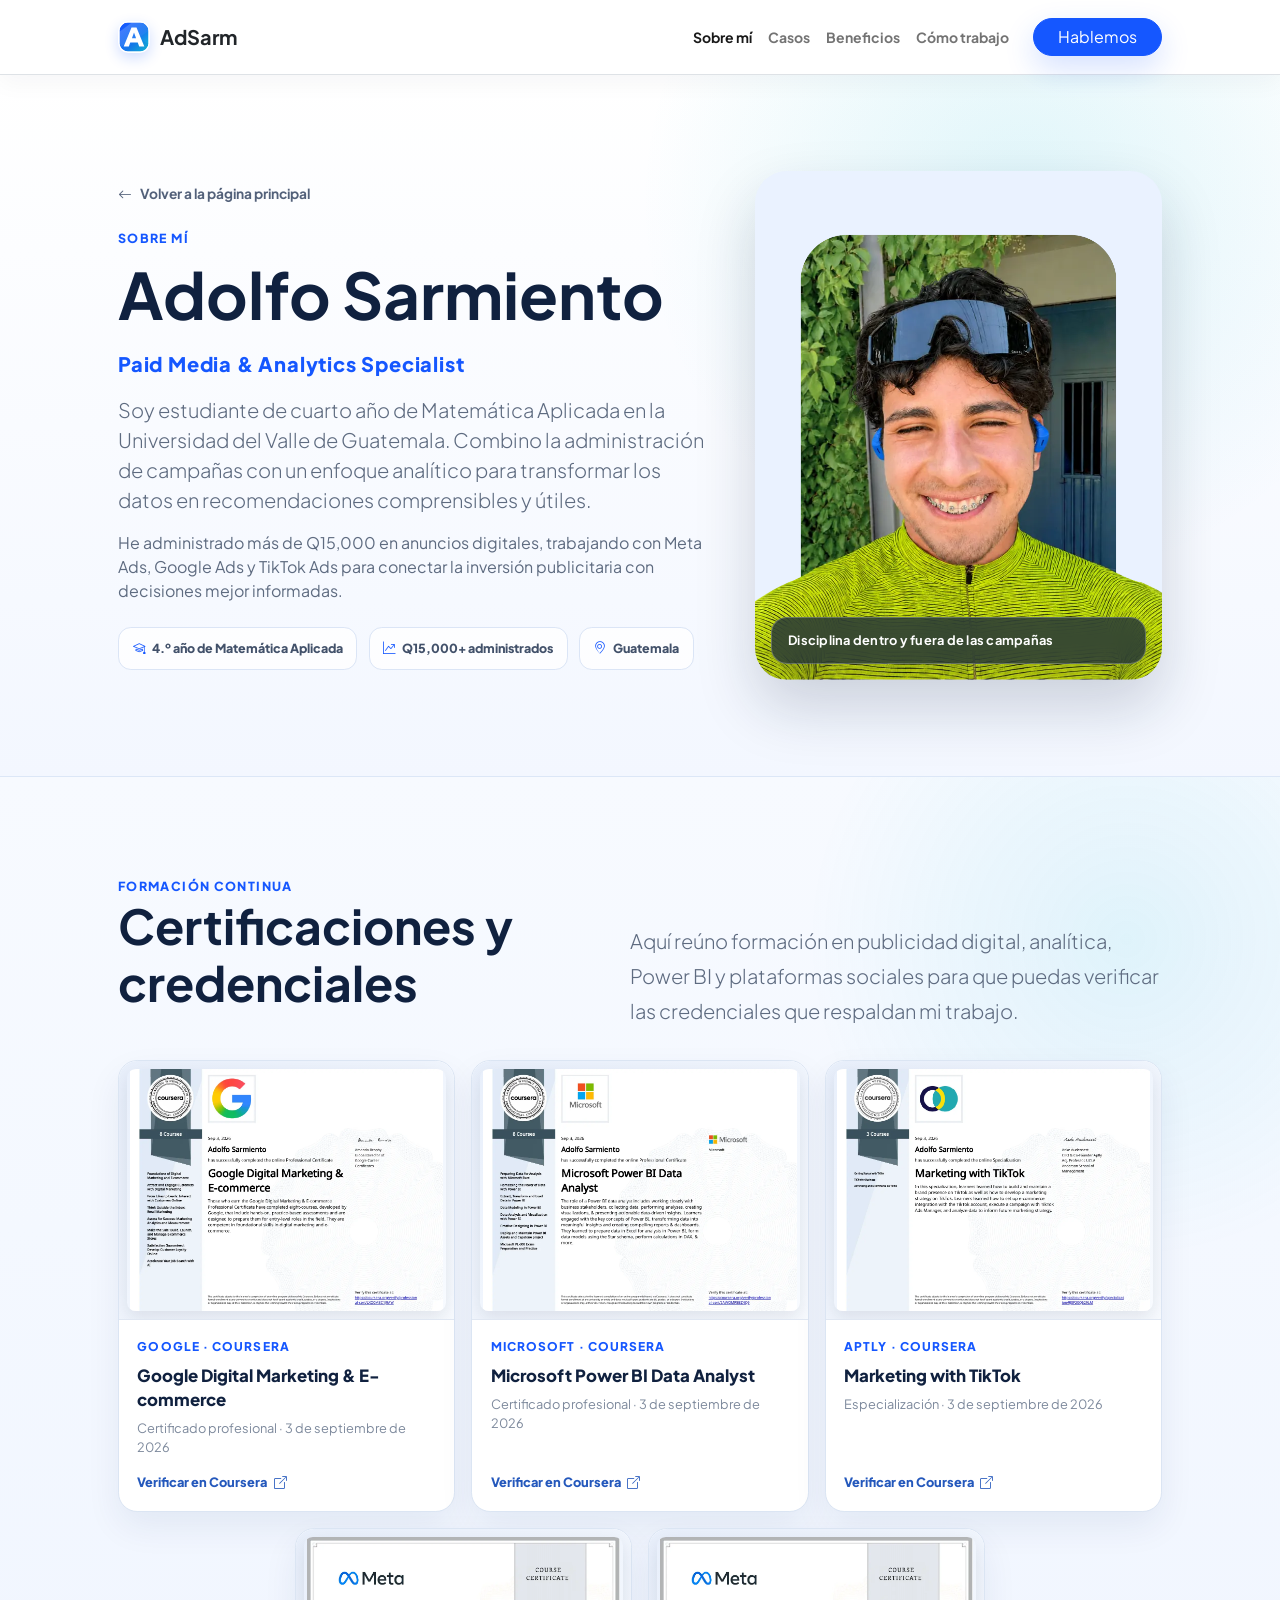
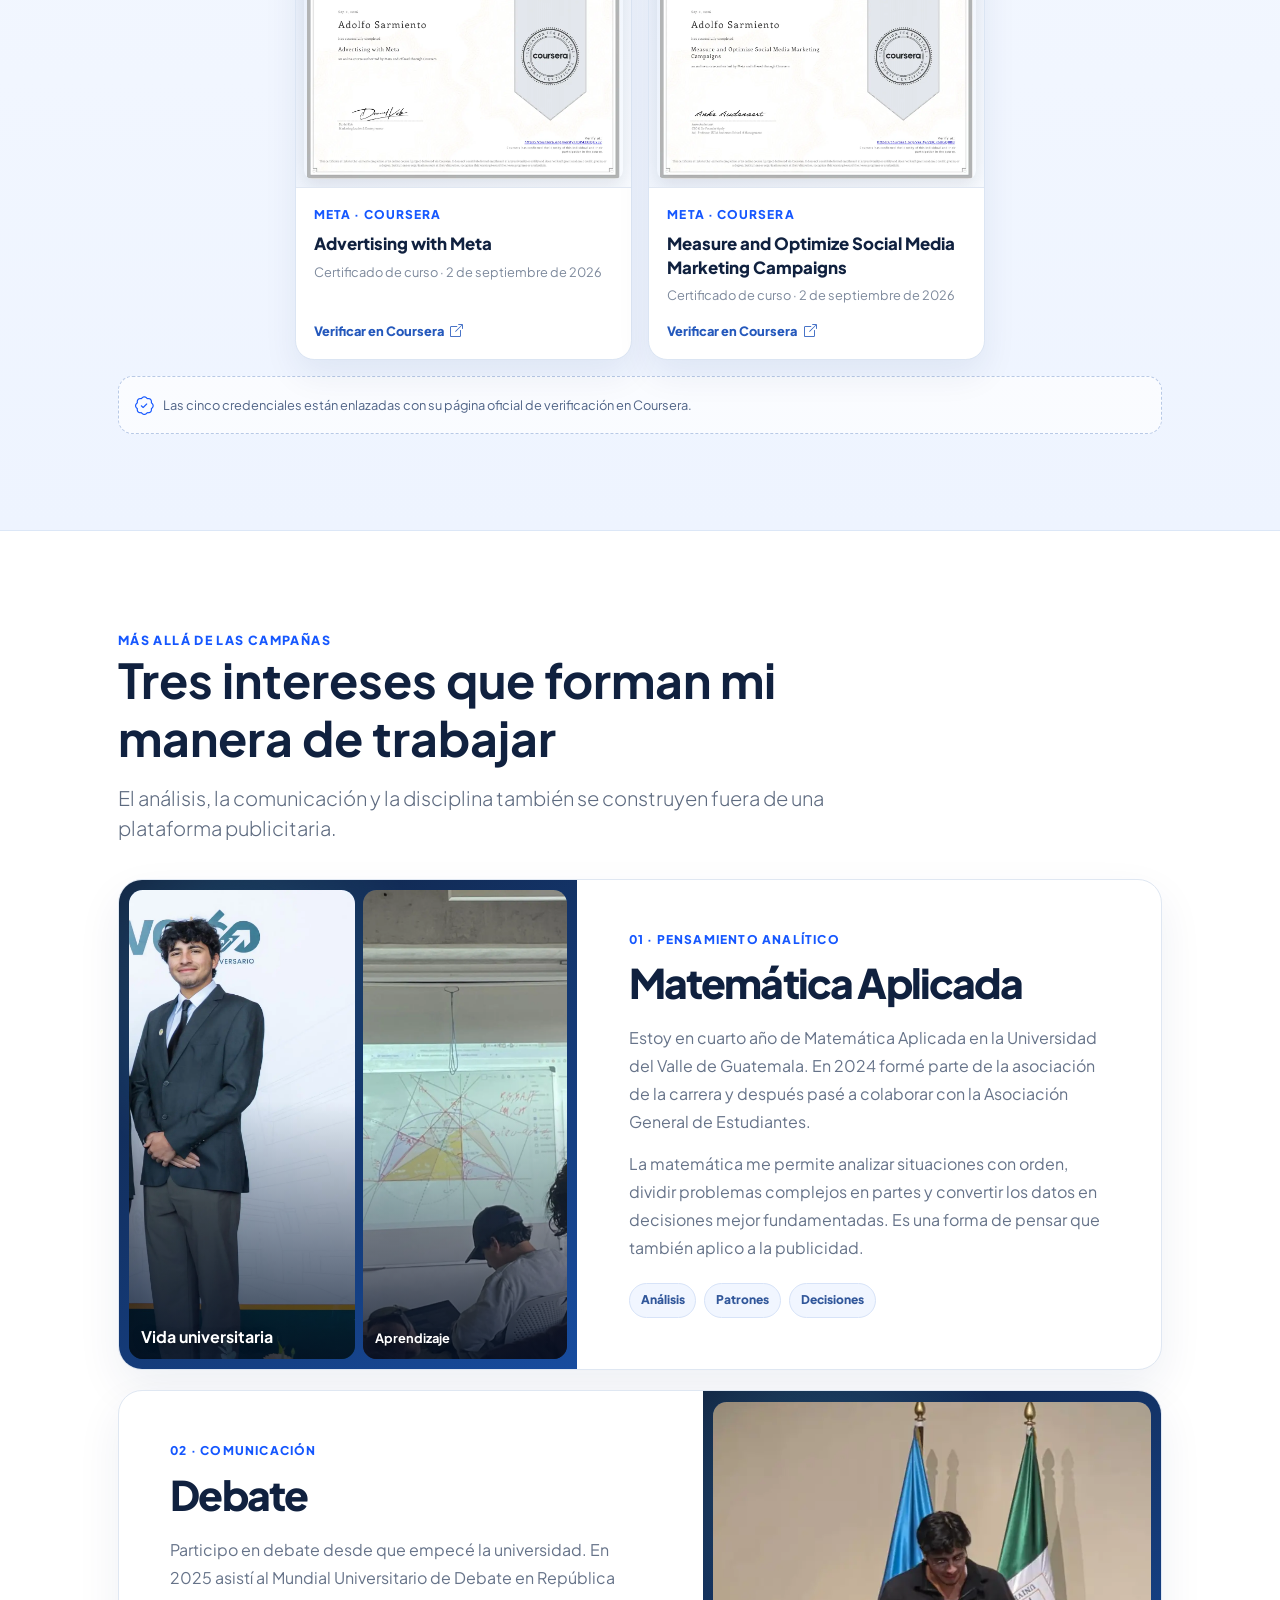
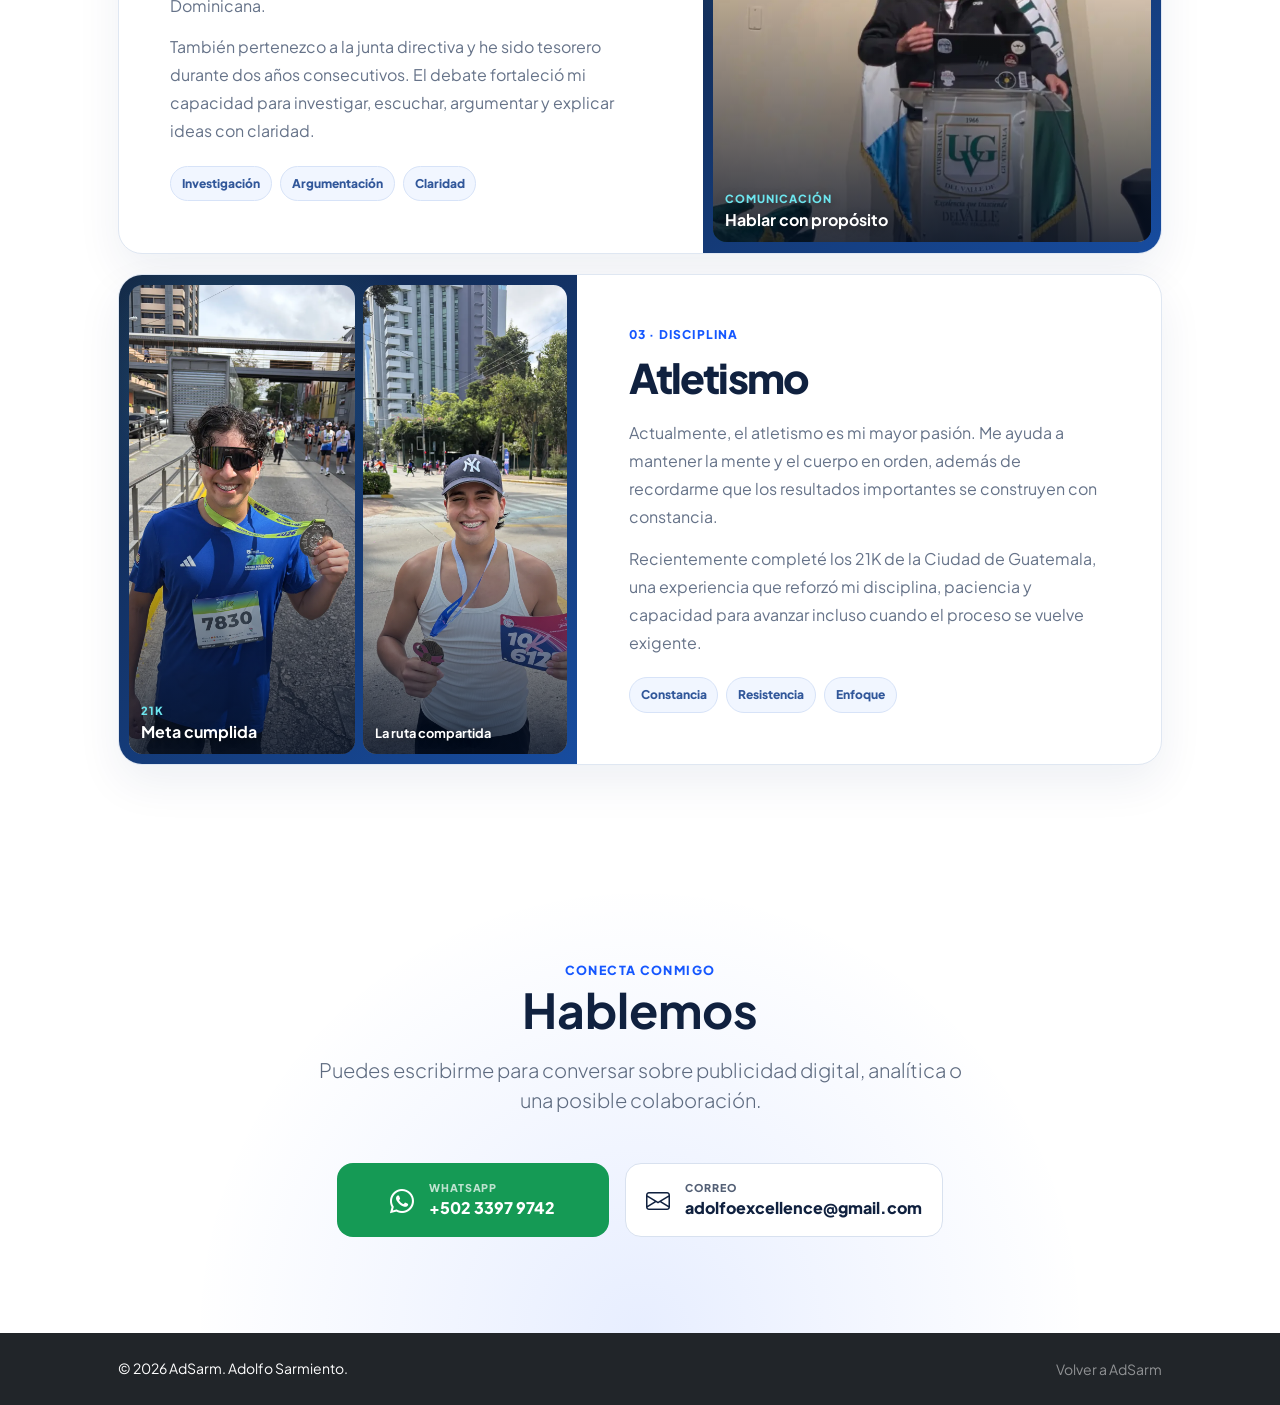
<file: sobre-mi.html>
<!DOCTYPE html>
<html lang="es">
    <head>
        <link rel="icon" href="assets/favicon.ico?v=3" sizes="any">
        <link rel="icon" type="image/svg+xml" href="assets/adsarm-icon.svg?v=3">
        <link rel="apple-touch-icon" href="assets/apple-touch-icon.png?v=3">
        <meta charset="utf-8" />
        <meta name="viewport" content="width=device-width, initial-scale=1, shrink-to-fit=no" />
        <meta name="description" content="Conoce a Adolfo Sarmiento, estudiante de Matemática Aplicada y especialista en publicidad digital y analítica." />
        <meta name="author" content="Adolfo Sarmiento" />
        <meta name="theme-color" content="#153c8f" />
        <meta property="og:title" content="Sobre mí | Adolfo Sarmiento · AdSarm" />
        <meta property="og:description" content="Matemática aplicada, publicidad digital y análisis de datos para tomar mejores decisiones." />
        <meta property="og:type" content="profile" />
        <title>Sobre mí | Adolfo Sarmiento · AdSarm</title>
        <link rel="icon" type="image/x-icon" href="assets/favicon.ico" />
        <link rel="preconnect" href="https://fonts.googleapis.com" />
        <link rel="preconnect" href="https://fonts.gstatic.com" crossorigin />
        <link href="https://fonts.googleapis.com/css2?family=Plus+Jakarta+Sans:wght@400;500;600;700;800&amp;display=swap" rel="stylesheet" />
        <link href="https://cdn.jsdelivr.net/npm/bootstrap-icons@1.8.1/font/bootstrap-icons.css" rel="stylesheet" />
        <link href="css/styles.css" rel="stylesheet" />
    </head>
    <body class="d-flex flex-column h-100 service-site">
        <main class="flex-shrink-0">
            <nav class="navbar navbar-expand-lg navbar-light bg-white py-3 sticky-top border-bottom">
                <div class="container px-4 px-lg-5">
                    <a class="navbar-brand" href="index.html#inicio" aria-label="Ir al inicio">
                        <img   class="brand-mark"   src="assets/adsarm-icon.svg"   width="32"   height="32"   alt=""   aria-hidden="true" >
                        <span class="fw-bolder text-dark">AdSarm</span>
                    </a>
                    <button class="navbar-toggler" type="button" data-bs-toggle="collapse" data-bs-target="#mainNav" aria-controls="mainNav" aria-expanded="false" aria-label="Abrir navegación">
                        <span class="navbar-toggler-icon"></span>
                    </button>
                    <div class="collapse navbar-collapse" id="mainNav">
                        <ul class="navbar-nav ms-auto mb-2 mb-lg-0 small fw-bolder align-items-lg-center">
                            <li class="nav-item"><a class="nav-link active" href="sobre-mi.html" aria-current="page">Sobre mí</a></li>
                            <li class="nav-item"><a class="nav-link" href="index.html#casos">Casos</a></li>
                            <li class="nav-item"><a class="nav-link" href="index.html#beneficios">Beneficios</a></li>
                            <li class="nav-item"><a class="nav-link" href="index.html#metodo">Cómo trabajo</a></li>
                            <li class="nav-item ms-lg-3"><a class="btn btn-primary rounded-pill px-4" href="https://wa.me/50233979742?text=Hola%20Adolfo%2C%20quiero%20conversar%20sobre%20mis%20campañas." target="_blank" rel="noopener">Hablemos</a></li>
                        </ul>
                    </div>
                </div>
            </nav>

            <header class="about-page-hero">
                <div class="container px-4 px-lg-5 py-5">
                    <div class="row gx-5 gy-5 align-items-center py-lg-5">
                        <div class="col-lg-7">
                            <a class="back-link" href="index.html#sobre-mi"><i class="bi bi-arrow-left me-2"></i>Volver a la página principal</a>
                            <span class="section-kicker d-block mt-4 mb-2">Sobre mí</span>
                            <h1 class="display-3 fw-bolder mb-3">Adolfo Sarmiento</h1>
                            <p class="profile-role fs-5">Paid Media &amp; Analytics Specialist</p>
                            <p class="lead text-muted">Soy estudiante de cuarto año de Matemática Aplicada en la Universidad del Valle de Guatemala. Combino la administración de campañas con un enfoque analítico para transformar los datos en recomendaciones comprensibles y útiles.</p>
                            <p class="text-muted mb-4">He administrado más de Q15,000 en anuncios digitales, trabajando con Meta Ads, Google Ads y TikTok Ads para conectar la inversión publicitaria con decisiones mejor informadas.</p>
                            <div class="about-facts">
                                <span><i class="bi bi-mortarboard"></i> 4.º año de Matemática Aplicada</span>
                                <span><i class="bi bi-graph-up-arrow"></i> Q15,000+ administrados</span>
                                <span><i class="bi bi-geo-alt"></i> Guatemala</span>
                            </div>
                        </div>
                        <div class="col-lg-5">
                            <div class="portrait-photo">
                                <img src="assets/adolfo-portada.webp" width="1000" height="1000" alt="Adolfo Sarmiento sonriendo con indumentaria deportiva" />
                                <div class="portrait-caption"><span>Disciplina dentro y fuera de las campañas</span></div>
                            </div>
                        </div>
                    </div>
                </div>
            </header>

            <section class="py-5 certifications-section" id="certificaciones">
                <div class="container px-4 px-lg-5 py-lg-5">
                    <div class="certifications-heading">
                        <div>
                            <span class="section-kicker">Formación continua</span>
                            <h2 class="display-5 fw-bolder mb-3">Certificaciones y credenciales</h2>
                        </div>
                        <p class="lead text-muted mb-0">Aquí reúno formación en publicidad digital, analítica, Power BI y plataformas sociales para que puedas verificar las credenciales que respaldan mi trabajo.</p>
                    </div>

                    <div class="certification-grid" aria-label="Certificaciones profesionales de Adolfo Sarmiento">
                        <article class="certification-card">
                            <a class="certificate-preview" href="https://coursera.org/verify/professional-cert/LXO0M3C1J9AW" target="_blank" rel="noopener noreferrer" aria-label="Verificar Google Digital Marketing y E-commerce en Coursera">
                                <img src="assets/certificado-google-marketing.webp" width="1210" height="935" loading="lazy" decoding="async" alt="Certificado profesional Google Digital Marketing y E-commerce otorgado a Adolfo Sarmiento" />
                            </a>
                            <div class="certification-card-copy"><small>GOOGLE · COURSERA</small><h3>Google Digital Marketing &amp; E-commerce</h3><p>Certificado profesional · 3 de septiembre de 2026</p><a href="https://coursera.org/verify/professional-cert/LXO0M3C1J9AW" target="_blank" rel="noopener noreferrer">Verificar en Coursera <i class="bi bi-box-arrow-up-right"></i></a></div>
                        </article>
                        <article class="certification-card">
                            <a class="certificate-preview" href="https://coursera.org/verify/professional-cert/2AWOMR5BZ4Q9" target="_blank" rel="noopener noreferrer" aria-label="Verificar Microsoft Power BI Data Analyst en Coursera">
                                <img src="assets/certificado-microsoft-power-bi.webp" width="1210" height="935" loading="lazy" decoding="async" alt="Certificado profesional Microsoft Power BI Data Analyst otorgado a Adolfo Sarmiento" />
                            </a>
                            <div class="certification-card-copy"><small>MICROSOFT · COURSERA</small><h3>Microsoft Power BI Data Analyst</h3><p>Certificado profesional · 3 de septiembre de 2026</p><a href="https://coursera.org/verify/professional-cert/2AWOMR5BZ4Q9" target="_blank" rel="noopener noreferrer">Verificar en Coursera <i class="bi bi-box-arrow-up-right"></i></a></div>
                        </article>
                        <article class="certification-card">
                            <a class="certificate-preview" href="https://coursera.org/verify/specialization/9J0F20Q629LM" target="_blank" rel="noopener noreferrer" aria-label="Verificar Marketing with TikTok en Coursera">
                                <img src="assets/certificado-tiktok-marketing.webp" width="1210" height="935" loading="lazy" decoding="async" alt="Certificado de especialización Marketing with TikTok otorgado a Adolfo Sarmiento" />
                            </a>
                            <div class="certification-card-copy"><small>APTLY · COURSERA</small><h3>Marketing with TikTok</h3><p>Especialización · 3 de septiembre de 2026</p><a href="https://coursera.org/verify/specialization/9J0F20Q629LM" target="_blank" rel="noopener noreferrer">Verificar en Coursera <i class="bi bi-box-arrow-up-right"></i></a></div>
                        </article>
                        <article class="certification-card">
                            <a class="certificate-preview" href="https://coursera.org/verify/7DP43XIQUY82" target="_blank" rel="noopener noreferrer" aria-label="Verificar Advertising with Meta en Coursera">
                                <img src="assets/certificado-meta-advertising.webp" width="1210" height="935" loading="lazy" decoding="async" alt="Certificado Advertising with Meta otorgado a Adolfo Sarmiento" />
                            </a>
                            <div class="certification-card-copy"><small>META · COURSERA</small><h3>Advertising with Meta</h3><p>Certificado de curso · 2 de septiembre de 2026</p><a href="https://coursera.org/verify/7DP43XIQUY82" target="_blank" rel="noopener noreferrer">Verificar en Coursera <i class="bi bi-box-arrow-up-right"></i></a></div>
                        </article>
                        <article class="certification-card">
                            <a class="certificate-preview" href="https://coursera.org/verify/ZJXCR6BGQ8BB" target="_blank" rel="noopener noreferrer" aria-label="Verificar Measure and Optimize Social Media Marketing Campaigns en Coursera">
                                <img src="assets/certificado-meta-optimizacion.webp" width="1210" height="935" loading="lazy" decoding="async" alt="Certificado Measure and Optimize Social Media Marketing Campaigns otorgado a Adolfo Sarmiento" />
                            </a>
                            <div class="certification-card-copy"><small>META · COURSERA</small><h3>Measure and Optimize Social Media Marketing Campaigns</h3><p>Certificado de curso · 2 de septiembre de 2026</p><a href="https://coursera.org/verify/ZJXCR6BGQ8BB" target="_blank" rel="noopener noreferrer">Verificar en Coursera <i class="bi bi-box-arrow-up-right"></i></a></div>
                        </article>
                    </div>
                    <div class="certification-note"><i class="bi bi-patch-check"></i><span>Las cinco credenciales están enlazadas con su página oficial de verificación en Coursera.</span></div>
                </div>
            </section>

            <section class="py-5 interests-section" id="intereses">
                <div class="container px-4 px-lg-5 py-lg-5">
                    <div class="interests-heading">
                        <span class="section-kicker">Más allá de las campañas</span>
                        <h2 class="display-5 fw-bolder mb-3">Tres intereses que forman mi manera de trabajar</h2>
                        <p class="lead text-muted mb-0">El análisis, la comunicación y la disciplina también se construyen fuera de una plataforma publicitaria.</p>
                    </div>

                    <div class="interest-stories">
                        <article class="interest-story">
                            <div class="interest-gallery interest-gallery-split" aria-label="Galería de Matemática Aplicada">
                                <figure class="interest-gallery-item interest-gallery-main interest-gallery-math-event">
                                    <img src="assets/interes-matematica-evento.webp" width="1020" height="1800" loading="lazy" decoding="async" alt="Adolfo Sarmiento durante una actividad universitaria" />
                                    <figcaption><strong>Vida universitaria</strong></figcaption>
                                </figure>
                                <figure class="interest-gallery-item interest-gallery-inset interest-gallery-math-class">
                                    <img src="assets/interes-matematica-clase.webp" width="812" height="1505" loading="lazy" decoding="async" alt="Adolfo Sarmiento en una clase universitaria con un pizarrón matemático al fondo" />
                                    <figcaption><strong>Aprendizaje</strong></figcaption>
                                </figure>
                            </div>
                            <div class="interest-story-copy">
                                <span class="interest-index">01 · PENSAMIENTO ANALÍTICO</span>
                                <h3>Matemática Aplicada</h3>
                                <p>Estoy en cuarto año de Matemática Aplicada en la Universidad del Valle de Guatemala. En 2024 formé parte de la asociación de la carrera y después pasé a colaborar con la Asociación General de Estudiantes.</p>
                                <p>La matemática me permite analizar situaciones con orden, dividir problemas complejos en partes y convertir los datos en decisiones mejor fundamentadas. Es una forma de pensar que también aplico a la publicidad.</p>
                                <div class="interest-tags"><span>Análisis</span><span>Patrones</span><span>Decisiones</span></div>
                            </div>
                        </article>

                        <article class="interest-story interest-story-reverse">
                            <div class="interest-gallery interest-gallery-single interest-gallery-debate" aria-label="Fotografía de Debate">
                                <figure class="interest-gallery-item interest-gallery-main">
                                    <img src="assets/interes-debate.webp" width="827" height="1402" loading="lazy" decoding="async" alt="Adolfo Sarmiento hablando desde un podio en una actividad universitaria" />
                                    <figcaption><small>COMUNICACIÓN</small><strong>Hablar con propósito</strong></figcaption>
                                </figure>
                            </div>
                            <div class="interest-story-copy">
                                <span class="interest-index">02 · COMUNICACIÓN</span>
                                <h3>Debate</h3>
                                <p>Participo en debate desde que empecé la universidad. En 2025 asistí al Mundial Universitario de Debate en República Dominicana.</p>
                                <p>También pertenezco a la junta directiva y he sido tesorero durante dos años consecutivos. El debate fortaleció mi capacidad para investigar, escuchar, argumentar y explicar ideas con claridad.</p>
                                <div class="interest-tags"><span>Investigación</span><span>Argumentación</span><span>Claridad</span></div>
                            </div>
                        </article>

                        <article class="interest-story">
                            <div class="interest-gallery interest-gallery-split interest-gallery-athletics" aria-label="Galería de Atletismo">
                                <figure class="interest-gallery-item interest-gallery-main">
                                    <img src="assets/interes-atletismo.webp" width="1350" height="1800" loading="lazy" decoding="async" alt="Adolfo Sarmiento con su medalla después de completar una carrera de 21 kilómetros" />
                                    <figcaption><small>21K</small><strong>Meta cumplida</strong></figcaption>
                                </figure>
                                <figure class="interest-gallery-item interest-gallery-inset">
                                    <img src="assets/interes-atletismo-carrera.webp" width="1350" height="1800" loading="lazy" decoding="async" alt="Otro momento de la experiencia compartida durante la carrera" />
                                    <figcaption><strong>La ruta compartida</strong></figcaption>
                                </figure>
                            </div>
                            <div class="interest-story-copy">
                                <span class="interest-index">03 · DISCIPLINA</span>
                                <h3>Atletismo</h3>
                                <p>Actualmente, el atletismo es mi mayor pasión. Me ayuda a mantener la mente y el cuerpo en orden, además de recordarme que los resultados importantes se construyen con constancia.</p>
                                <p>Recientemente completé los 21K de la Ciudad de Guatemala, una experiencia que reforzó mi disciplina, paciencia y capacidad para avanzar incluso cuando el proceso se vuelve exigente.</p>
                                <div class="interest-tags"><span>Constancia</span><span>Resistencia</span><span>Enfoque</span></div>
                            </div>
                        </article>
                    </div>
                </div>
            </section>

            <section class="py-5 contact-section">
                <div class="container px-4 px-lg-5 py-lg-5 text-center">
                    <span class="section-kicker">Conecta conmigo</span>
                    <h2 class="display-5 fw-bolder mb-3">Hablemos</h2>
                    <p class="lead text-muted mx-auto mb-5 contact-copy">Puedes escribirme para conversar sobre publicidad digital, analítica o una posible colaboración.</p>
                    <div class="d-flex flex-column flex-md-row justify-content-center gap-3">
                        <a class="contact-button whatsapp" href="https://wa.me/50233979742?text=Hola%20Adolfo%2C%20quiero%20conversar%20contigo." target="_blank" rel="noopener"><i class="bi bi-whatsapp"></i><span><small>WhatsApp</small>+502 3397 9742</span></a>
                        <a class="contact-button email" href="mailto:adolfoexcellence@gmail.com"><i class="bi bi-envelope"></i><span><small>Correo</small>adolfoexcellence@gmail.com</span></a>
                    </div>
                </div>
            </section>
        </main>

        <footer class="bg-dark text-white py-4 mt-auto">
            <div class="container px-4 px-lg-5">
                <div class="row align-items-center justify-content-between flex-column flex-sm-row gap-3">
                    <div class="col-auto"><div class="small m-0">© 2026 AdSarm. Adolfo Sarmiento.</div></div>
                    <div class="col-auto"><a class="small text-white-50 footer-link" href="index.html#inicio">Volver a AdSarm</a></div>
                </div>
            </div>
        </footer>
        <script src="https://cdn.jsdelivr.net/npm/bootstrap@5.2.3/dist/js/bootstrap.bundle.min.js"></script>
        <script src="js/scripts.js"></script>
    </body>
</html>
</file>
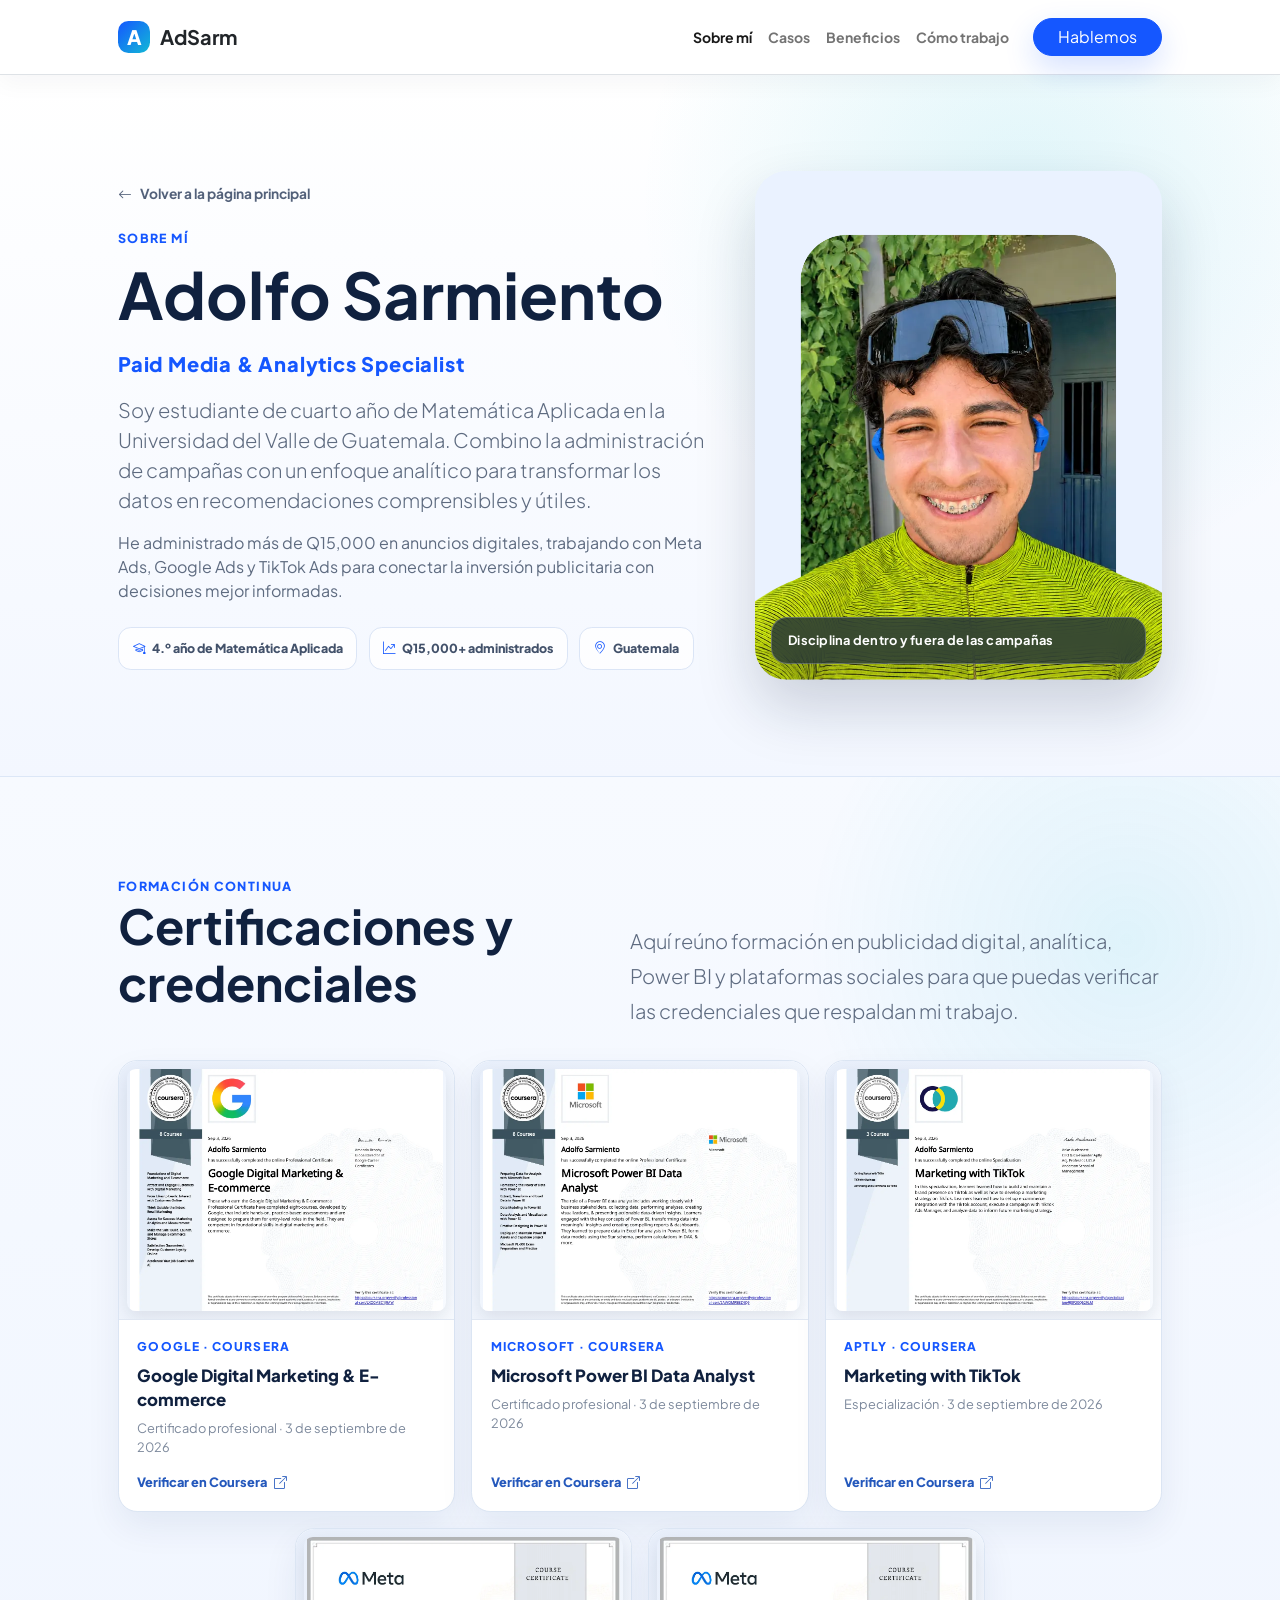
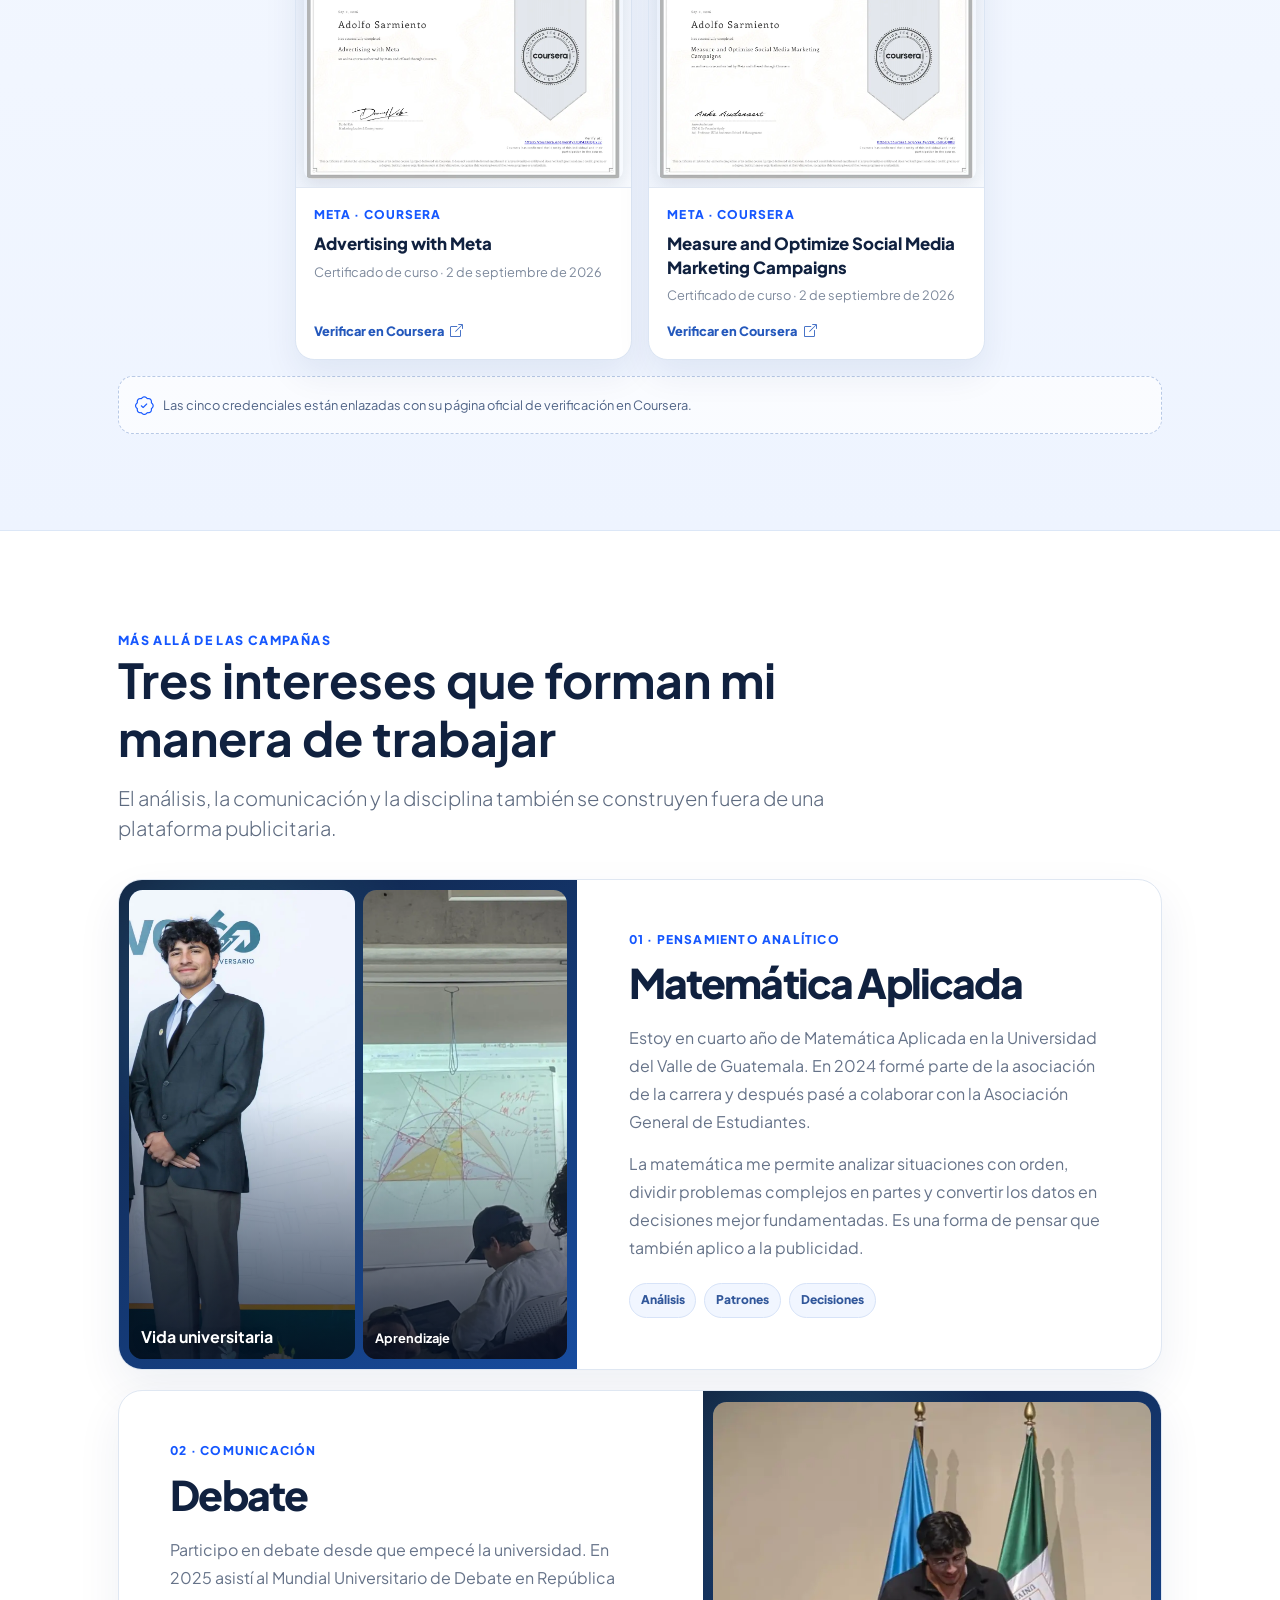
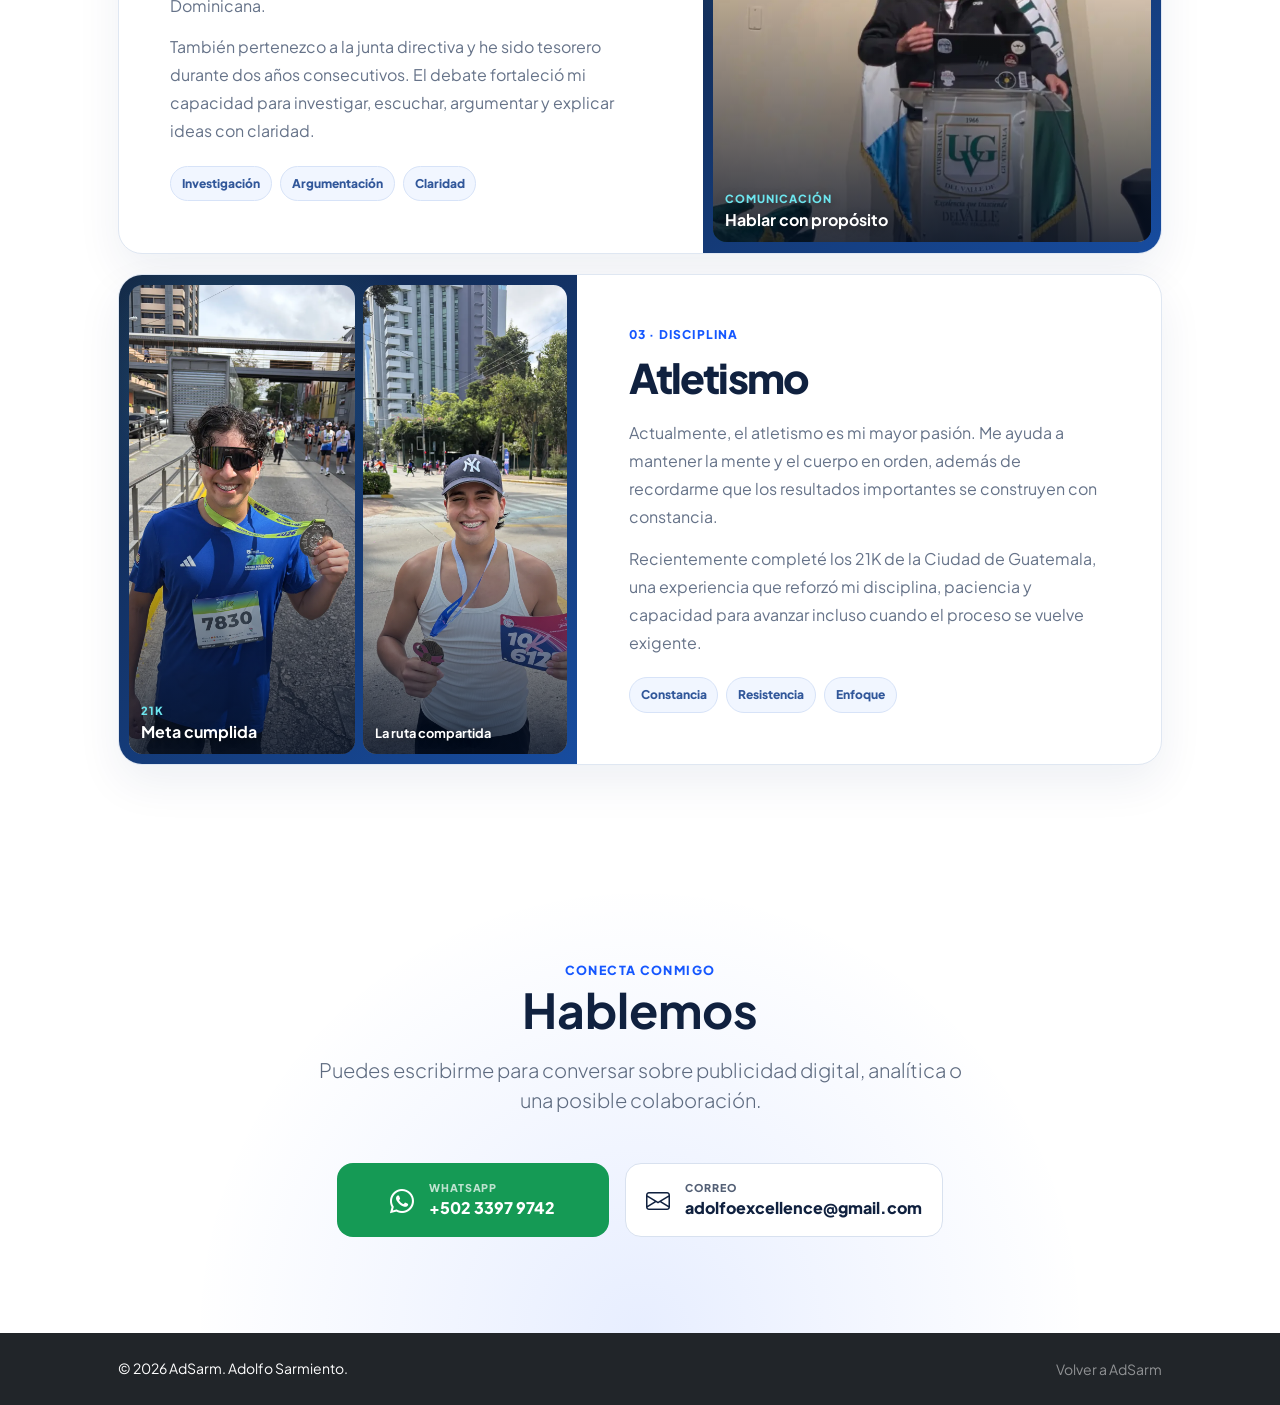
<file: Website god/AdSarm-website/sobre-mi.html>
<!DOCTYPE html>
<html lang="es">
    <head>
        <meta charset="utf-8" />
        <meta name="viewport" content="width=device-width, initial-scale=1, shrink-to-fit=no" />
        <meta name="description" content="Conoce a Adolfo Sarmiento, estudiante de Matemática Aplicada y especialista en publicidad digital y analítica." />
        <meta name="author" content="Adolfo Sarmiento" />
        <meta name="theme-color" content="#153c8f" />
        <meta property="og:title" content="Sobre mí | Adolfo Sarmiento · AdSarm" />
        <meta property="og:description" content="Matemática aplicada, publicidad digital y análisis de datos para tomar mejores decisiones." />
        <meta property="og:type" content="profile" />
        <title>Sobre mí | Adolfo Sarmiento · AdSarm</title>
        <link rel="icon" type="image/x-icon" href="assets/favicon.ico" />
        <link rel="preconnect" href="https://fonts.googleapis.com" />
        <link rel="preconnect" href="https://fonts.gstatic.com" crossorigin />
        <link href="https://fonts.googleapis.com/css2?family=Plus+Jakarta+Sans:wght@400;500;600;700;800&amp;display=swap" rel="stylesheet" />
        <link href="https://cdn.jsdelivr.net/npm/bootstrap-icons@1.8.1/font/bootstrap-icons.css" rel="stylesheet" />
        <link href="css/styles.css" rel="stylesheet" />
    </head>
    <body class="d-flex flex-column h-100 service-site">
        <main class="flex-shrink-0">
            <nav class="navbar navbar-expand-lg navbar-light bg-white py-3 sticky-top border-bottom">
                <div class="container px-4 px-lg-5">
                    <a class="navbar-brand" href="index.html#inicio" aria-label="Ir al inicio">
                        <span class="brand-mark">A</span>
                        <span class="fw-bolder text-dark">AdSarm</span>
                    </a>
                    <button class="navbar-toggler" type="button" data-bs-toggle="collapse" data-bs-target="#mainNav" aria-controls="mainNav" aria-expanded="false" aria-label="Abrir navegación">
                        <span class="navbar-toggler-icon"></span>
                    </button>
                    <div class="collapse navbar-collapse" id="mainNav">
                        <ul class="navbar-nav ms-auto mb-2 mb-lg-0 small fw-bolder align-items-lg-center">
                            <li class="nav-item"><a class="nav-link active" href="sobre-mi.html" aria-current="page">Sobre mí</a></li>
                            <li class="nav-item"><a class="nav-link" href="index.html#casos">Casos</a></li>
                            <li class="nav-item"><a class="nav-link" href="index.html#beneficios">Beneficios</a></li>
                            <li class="nav-item"><a class="nav-link" href="index.html#metodo">Cómo trabajo</a></li>
                            <li class="nav-item ms-lg-3"><a class="btn btn-primary rounded-pill px-4" href="https://wa.me/50233979742?text=Hola%20Adolfo%2C%20quiero%20conversar%20sobre%20mis%20campañas." target="_blank" rel="noopener">Hablemos</a></li>
                        </ul>
                    </div>
                </div>
            </nav>

            <header class="about-page-hero">
                <div class="container px-4 px-lg-5 py-5">
                    <div class="row gx-5 gy-5 align-items-center py-lg-5">
                        <div class="col-lg-7">
                            <a class="back-link" href="index.html#sobre-mi"><i class="bi bi-arrow-left me-2"></i>Volver a la página principal</a>
                            <span class="section-kicker d-block mt-4 mb-2">Sobre mí</span>
                            <h1 class="display-3 fw-bolder mb-3">Adolfo Sarmiento</h1>
                            <p class="profile-role fs-5">Paid Media &amp; Analytics Specialist</p>
                            <p class="lead text-muted">Soy estudiante de cuarto año de Matemática Aplicada en la Universidad del Valle de Guatemala. Combino la administración de campañas con un enfoque analítico para transformar los datos en recomendaciones comprensibles y útiles.</p>
                            <p class="text-muted mb-4">He administrado más de Q15,000 en anuncios digitales, trabajando con Meta Ads, Google Ads y TikTok Ads para conectar la inversión publicitaria con decisiones mejor informadas.</p>
                            <div class="about-facts">
                                <span><i class="bi bi-mortarboard"></i> 4.º año de Matemática Aplicada</span>
                                <span><i class="bi bi-graph-up-arrow"></i> Q15,000+ administrados</span>
                                <span><i class="bi bi-geo-alt"></i> Guatemala</span>
                            </div>
                        </div>
                        <div class="col-lg-5">
                            <div class="portrait-photo">
                                <img src="assets/adolfo-portada.webp" width="1000" height="1000" alt="Adolfo Sarmiento sonriendo con indumentaria deportiva" />
                                <div class="portrait-caption"><span>Disciplina dentro y fuera de las campañas</span></div>
                            </div>
                        </div>
                    </div>
                </div>
            </header>

            <section class="py-5 certifications-section" id="certificaciones">
                <div class="container px-4 px-lg-5 py-lg-5">
                    <div class="certifications-heading">
                        <div>
                            <span class="section-kicker">Formación continua</span>
                            <h2 class="display-5 fw-bolder mb-3">Certificaciones y credenciales</h2>
                        </div>
                        <p class="lead text-muted mb-0">Aquí reúno formación en publicidad digital, analítica, Power BI y plataformas sociales para que puedas verificar las credenciales que respaldan mi trabajo.</p>
                    </div>

                    <div class="certification-grid" aria-label="Certificaciones profesionales de Adolfo Sarmiento">
                        <article class="certification-card">
                            <a class="certificate-preview" href="https://coursera.org/verify/professional-cert/LXO0M3C1J9AW" target="_blank" rel="noopener noreferrer" aria-label="Verificar Google Digital Marketing y E-commerce en Coursera">
                                <img src="assets/certificado-google-marketing.webp" width="1210" height="935" loading="lazy" decoding="async" alt="Certificado profesional Google Digital Marketing y E-commerce otorgado a Adolfo Sarmiento" />
                            </a>
                            <div class="certification-card-copy"><small>GOOGLE · COURSERA</small><h3>Google Digital Marketing &amp; E-commerce</h3><p>Certificado profesional · 3 de septiembre de 2026</p><a href="https://coursera.org/verify/professional-cert/LXO0M3C1J9AW" target="_blank" rel="noopener noreferrer">Verificar en Coursera <i class="bi bi-box-arrow-up-right"></i></a></div>
                        </article>
                        <article class="certification-card">
                            <a class="certificate-preview" href="https://coursera.org/verify/professional-cert/2AWOMR5BZ4Q9" target="_blank" rel="noopener noreferrer" aria-label="Verificar Microsoft Power BI Data Analyst en Coursera">
                                <img src="assets/certificado-microsoft-power-bi.webp" width="1210" height="935" loading="lazy" decoding="async" alt="Certificado profesional Microsoft Power BI Data Analyst otorgado a Adolfo Sarmiento" />
                            </a>
                            <div class="certification-card-copy"><small>MICROSOFT · COURSERA</small><h3>Microsoft Power BI Data Analyst</h3><p>Certificado profesional · 3 de septiembre de 2026</p><a href="https://coursera.org/verify/professional-cert/2AWOMR5BZ4Q9" target="_blank" rel="noopener noreferrer">Verificar en Coursera <i class="bi bi-box-arrow-up-right"></i></a></div>
                        </article>
                        <article class="certification-card">
                            <a class="certificate-preview" href="https://coursera.org/verify/specialization/9J0F20Q629LM" target="_blank" rel="noopener noreferrer" aria-label="Verificar Marketing with TikTok en Coursera">
                                <img src="assets/certificado-tiktok-marketing.webp" width="1210" height="935" loading="lazy" decoding="async" alt="Certificado de especialización Marketing with TikTok otorgado a Adolfo Sarmiento" />
                            </a>
                            <div class="certification-card-copy"><small>APTLY · COURSERA</small><h3>Marketing with TikTok</h3><p>Especialización · 3 de septiembre de 2026</p><a href="https://coursera.org/verify/specialization/9J0F20Q629LM" target="_blank" rel="noopener noreferrer">Verificar en Coursera <i class="bi bi-box-arrow-up-right"></i></a></div>
                        </article>
                        <article class="certification-card">
                            <a class="certificate-preview" href="https://coursera.org/verify/7DP43XIQUY82" target="_blank" rel="noopener noreferrer" aria-label="Verificar Advertising with Meta en Coursera">
                                <img src="assets/certificado-meta-advertising.webp" width="1210" height="935" loading="lazy" decoding="async" alt="Certificado Advertising with Meta otorgado a Adolfo Sarmiento" />
                            </a>
                            <div class="certification-card-copy"><small>META · COURSERA</small><h3>Advertising with Meta</h3><p>Certificado de curso · 2 de septiembre de 2026</p><a href="https://coursera.org/verify/7DP43XIQUY82" target="_blank" rel="noopener noreferrer">Verificar en Coursera <i class="bi bi-box-arrow-up-right"></i></a></div>
                        </article>
                        <article class="certification-card">
                            <a class="certificate-preview" href="https://coursera.org/verify/ZJXCR6BGQ8BB" target="_blank" rel="noopener noreferrer" aria-label="Verificar Measure and Optimize Social Media Marketing Campaigns en Coursera">
                                <img src="assets/certificado-meta-optimizacion.webp" width="1210" height="935" loading="lazy" decoding="async" alt="Certificado Measure and Optimize Social Media Marketing Campaigns otorgado a Adolfo Sarmiento" />
                            </a>
                            <div class="certification-card-copy"><small>META · COURSERA</small><h3>Measure and Optimize Social Media Marketing Campaigns</h3><p>Certificado de curso · 2 de septiembre de 2026</p><a href="https://coursera.org/verify/ZJXCR6BGQ8BB" target="_blank" rel="noopener noreferrer">Verificar en Coursera <i class="bi bi-box-arrow-up-right"></i></a></div>
                        </article>
                    </div>
                    <div class="certification-note"><i class="bi bi-patch-check"></i><span>Las cinco credenciales están enlazadas con su página oficial de verificación en Coursera.</span></div>
                </div>
            </section>

            <section class="py-5 interests-section" id="intereses">
                <div class="container px-4 px-lg-5 py-lg-5">
                    <div class="interests-heading">
                        <span class="section-kicker">Más allá de las campañas</span>
                        <h2 class="display-5 fw-bolder mb-3">Tres intereses que forman mi manera de trabajar</h2>
                        <p class="lead text-muted mb-0">El análisis, la comunicación y la disciplina también se construyen fuera de una plataforma publicitaria.</p>
                    </div>

                    <div class="interest-stories">
                        <article class="interest-story">
                            <div class="interest-gallery interest-gallery-split" aria-label="Galería de Matemática Aplicada">
                                <figure class="interest-gallery-item interest-gallery-main interest-gallery-math-event">
                                    <img src="assets/interes-matematica-evento.webp" width="1020" height="1800" loading="lazy" decoding="async" alt="Adolfo Sarmiento durante una actividad universitaria" />
                                    <figcaption><strong>Vida universitaria</strong></figcaption>
                                </figure>
                                <figure class="interest-gallery-item interest-gallery-inset interest-gallery-math-class">
                                    <img src="assets/interes-matematica-clase.webp" width="812" height="1505" loading="lazy" decoding="async" alt="Adolfo Sarmiento en una clase universitaria con un pizarrón matemático al fondo" />
                                    <figcaption><strong>Aprendizaje</strong></figcaption>
                                </figure>
                            </div>
                            <div class="interest-story-copy">
                                <span class="interest-index">01 · PENSAMIENTO ANALÍTICO</span>
                                <h3>Matemática Aplicada</h3>
                                <p>Estoy en cuarto año de Matemática Aplicada en la Universidad del Valle de Guatemala. En 2024 formé parte de la asociación de la carrera y después pasé a colaborar con la Asociación General de Estudiantes.</p>
                                <p>La matemática me permite analizar situaciones con orden, dividir problemas complejos en partes y convertir los datos en decisiones mejor fundamentadas. Es una forma de pensar que también aplico a la publicidad.</p>
                                <div class="interest-tags"><span>Análisis</span><span>Patrones</span><span>Decisiones</span></div>
                            </div>
                        </article>

                        <article class="interest-story interest-story-reverse">
                            <div class="interest-gallery interest-gallery-single interest-gallery-debate" aria-label="Fotografía de Debate">
                                <figure class="interest-gallery-item interest-gallery-main">
                                    <img src="assets/interes-debate.webp" width="827" height="1402" loading="lazy" decoding="async" alt="Adolfo Sarmiento hablando desde un podio en una actividad universitaria" />
                                    <figcaption><small>COMUNICACIÓN</small><strong>Hablar con propósito</strong></figcaption>
                                </figure>
                            </div>
                            <div class="interest-story-copy">
                                <span class="interest-index">02 · COMUNICACIÓN</span>
                                <h3>Debate</h3>
                                <p>Participo en debate desde que empecé la universidad. En 2025 asistí al Mundial Universitario de Debate en República Dominicana.</p>
                                <p>También pertenezco a la junta directiva y he sido tesorero durante dos años consecutivos. El debate fortaleció mi capacidad para investigar, escuchar, argumentar y explicar ideas con claridad.</p>
                                <div class="interest-tags"><span>Investigación</span><span>Argumentación</span><span>Claridad</span></div>
                            </div>
                        </article>

                        <article class="interest-story">
                            <div class="interest-gallery interest-gallery-split interest-gallery-athletics" aria-label="Galería de Atletismo">
                                <figure class="interest-gallery-item interest-gallery-main">
                                    <img src="assets/interes-atletismo.webp" width="1350" height="1800" loading="lazy" decoding="async" alt="Adolfo Sarmiento con su medalla después de completar una carrera de 21 kilómetros" />
                                    <figcaption><small>21K</small><strong>Meta cumplida</strong></figcaption>
                                </figure>
                                <figure class="interest-gallery-item interest-gallery-inset">
                                    <img src="assets/interes-atletismo-carrera.webp" width="1350" height="1800" loading="lazy" decoding="async" alt="Otro momento de la experiencia compartida durante la carrera" />
                                    <figcaption><strong>La ruta compartida</strong></figcaption>
                                </figure>
                            </div>
                            <div class="interest-story-copy">
                                <span class="interest-index">03 · DISCIPLINA</span>
                                <h3>Atletismo</h3>
                                <p>Actualmente, el atletismo es mi mayor pasión. Me ayuda a mantener la mente y el cuerpo en orden, además de recordarme que los resultados importantes se construyen con constancia.</p>
                                <p>Recientemente completé los 21K de la Ciudad de Guatemala, una experiencia que reforzó mi disciplina, paciencia y capacidad para avanzar incluso cuando el proceso se vuelve exigente.</p>
                                <div class="interest-tags"><span>Constancia</span><span>Resistencia</span><span>Enfoque</span></div>
                            </div>
                        </article>
                    </div>
                </div>
            </section>

            <section class="py-5 contact-section">
                <div class="container px-4 px-lg-5 py-lg-5 text-center">
                    <span class="section-kicker">Conecta conmigo</span>
                    <h2 class="display-5 fw-bolder mb-3">Hablemos</h2>
                    <p class="lead text-muted mx-auto mb-5 contact-copy">Puedes escribirme para conversar sobre publicidad digital, analítica o una posible colaboración.</p>
                    <div class="d-flex flex-column flex-md-row justify-content-center gap-3">
                        <a class="contact-button whatsapp" href="https://wa.me/50233979742?text=Hola%20Adolfo%2C%20quiero%20conversar%20contigo." target="_blank" rel="noopener"><i class="bi bi-whatsapp"></i><span><small>WhatsApp</small>+502 3397 9742</span></a>
                        <a class="contact-button email" href="mailto:adolfoexcellence@gmail.com"><i class="bi bi-envelope"></i><span><small>Correo</small>adolfoexcellence@gmail.com</span></a>
                    </div>
                </div>
            </section>
        </main>

        <footer class="bg-dark text-white py-4 mt-auto">
            <div class="container px-4 px-lg-5">
                <div class="row align-items-center justify-content-between flex-column flex-sm-row gap-3">
                    <div class="col-auto"><div class="small m-0">© 2026 AdSarm. Adolfo Sarmiento.</div></div>
                    <div class="col-auto"><a class="small text-white-50 footer-link" href="index.html#inicio">Volver a AdSarm</a></div>
                </div>
            </div>
        </footer>
        <script src="https://cdn.jsdelivr.net/npm/bootstrap@5.2.3/dist/js/bootstrap.bundle.min.js"></script>
        <script src="js/scripts.js"></script>
    </body>
</html>
</file>
